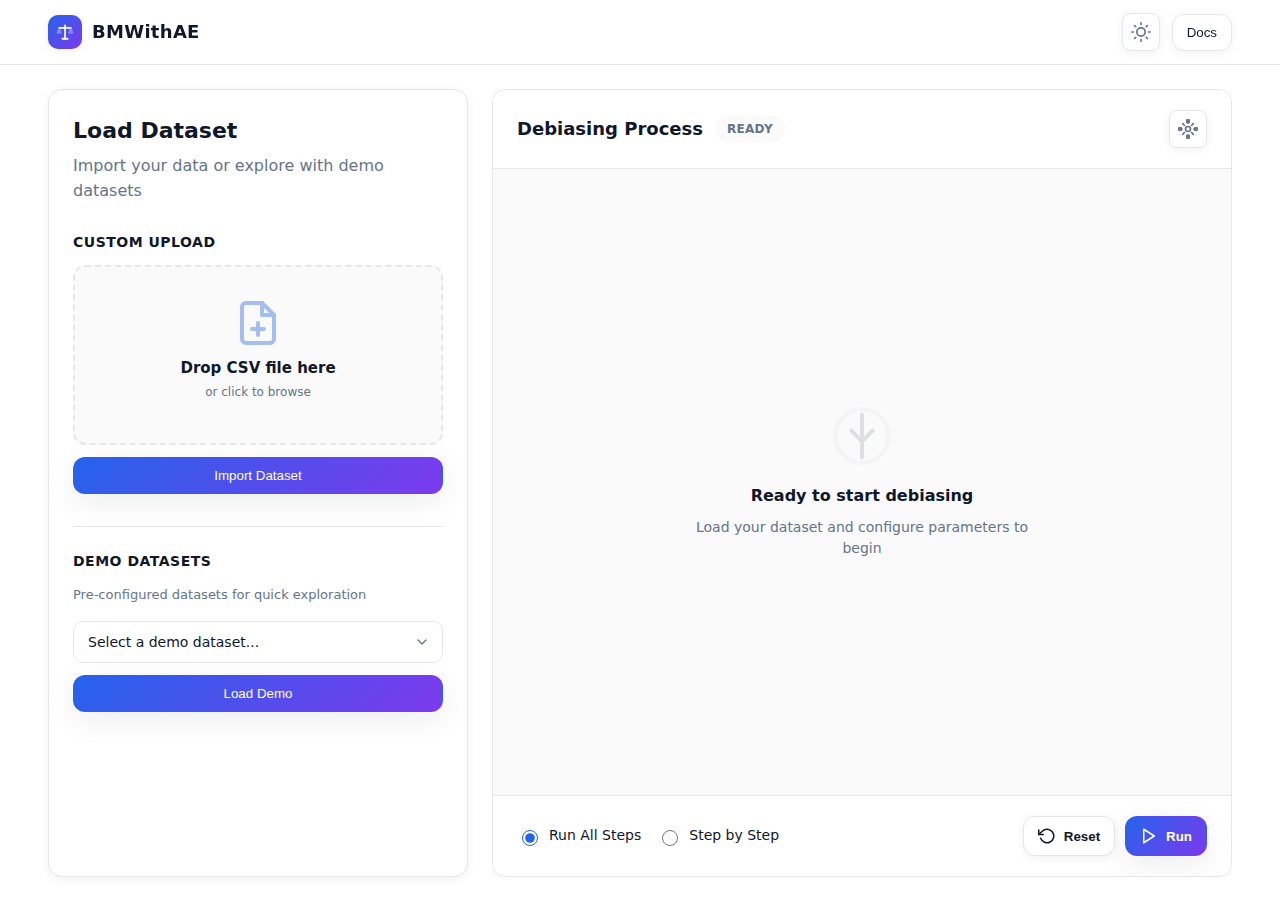
<file: frontend/index.html>
<!DOCTYPE html>
<html lang="en">
<head>
  <meta charset="utf-8" />
  <meta name="viewport" content="width=device-width, initial-scale=1" />
  <title>BMWithAE — Home</title>
  <link rel="stylesheet" href="styles.css" />
  <script src="api.js"></script>
</head>
<body>
  <!-- Header -->
  <header class="header">
    <div class="container header__row">
      <div class="brand">
        <span class="brand__mark">
          <svg width="20" height="20" viewBox="0 0 24 24" fill="none" stroke="currentColor" stroke-width="2" stroke-linecap="round" stroke-linejoin="round">
            <!-- Central pole -->
            <line x1="12" y1="4" x2="12" y2="20"/>
            <!-- Balance beam -->
            <line x1="5" y1="7" x2="19" y2="7"/>
            <!-- Left pan -->
            <path d="M5 7 L3 13 L7 13 Z" fill="currentColor" opacity="0.3"/>
            <!-- Right pan -->
            <path d="M19 7 L17 13 L21 13 Z" fill="currentColor" opacity="0.3"/>
            <!-- Base -->
            <line x1="9" y1="20" x2="15" y2="20" stroke-width="2.5"/>
          </svg>
        </span>
        <span class="brand__name">BMWithAE</span>
      </div>
      <nav class="nav">
        <button class="btn btn--icon-only" id="btnTheme" title="Toggle Theme">
          <svg class="theme-icon theme-icon--light" width="20" height="20" viewBox="0 0 24 24" fill="none" stroke="currentColor" stroke-width="2" stroke-linecap="round" stroke-linejoin="round">
            <circle cx="12" cy="12" r="5"/>
            <line x1="12" y1="1" x2="12" y2="3"/>
            <line x1="12" y1="21" x2="12" y2="23"/>
            <line x1="4.22" y1="4.22" x2="5.64" y2="5.64"/>
            <line x1="18.36" y1="18.36" x2="19.78" y2="19.78"/>
            <line x1="1" y1="12" x2="3" y2="12"/>
            <line x1="21" y1="12" x2="23" y2="12"/>
            <line x1="4.22" y1="19.78" x2="5.64" y2="18.36"/>
            <line x1="18.36" y1="5.64" x2="19.78" y2="4.22"/>
          </svg>
          <svg class="theme-icon theme-icon--dark" width="20" height="20" viewBox="0 0 24 24" fill="none" stroke="currentColor" stroke-width="2" stroke-linecap="round" stroke-linejoin="round">
            <path d="M21 12.79A9 9 0 1 1 11.21 3 7 7 0 0 0 21 12.79z"/>
          </svg>
        </button>
        <button class="btn btn--ghost" id="btnDocs">Docs</button>
      </nav>
    </div>
  </header>

  <main class="container main">
    <div class="workspace">
      <!-- Left Panel: Load Dataset & Data Explorer -->
      <aside class="left-panel">
        <!-- Load Dataset Panel (Initial View) -->
        <div class="panel-section" id="loadDatasetPanel">
          <div class="section-header">
            <h2>Load Dataset</h2>
            <p class="muted">Import your data or explore with demo datasets</p>
        </div>

          <!-- Custom Upload -->
          <div class="upload-section">
            <h3 class="section-title">Custom Upload</h3>
            <div class="dropzone" id="dropzone">
              <input type="file" id="fileInput" accept=".csv" hidden>
              <div class="dropzone__icon">
                <svg width="48" height="48" viewBox="0 0 24 24" fill="none" stroke="currentColor" stroke-width="2" stroke-linecap="round" stroke-linejoin="round">
                  <path d="M14 2H6a2 2 0 0 0-2 2v16a2 2 0 0 0 2 2h12a2 2 0 0 0 2-2V8z"/>
                  <polyline points="14 2 14 8 20 8"/>
                  <line x1="12" y1="18" x2="12" y2="12"/>
                  <line x1="9" y1="15" x2="15" y2="15"/>
                </svg>
      </div>
              <div class="dropzone__text">
                <p class="dropzone__title">Drop CSV file here</p>
                <p class="dropzone__subtitle">or click to browse</p>
          </div>
              <div class="dropzone__files" id="fileList"></div>
          </div>
            <button class="btn btn--primary btn--full" id="btnImport">
              <span class="btn-text">Import Dataset</span>
              <span class="btn-spinner" style="display:none;">
                <svg width="16" height="16" viewBox="0 0 16 16" fill="none" stroke="currentColor" stroke-width="2">
                  <circle cx="8" cy="8" r="6" stroke-opacity="0.25"/>
                  <path d="M 8 2 A 6 6 0 0 1 14 8" stroke-linecap="round">
                    <animateTransform attributeName="transform" type="rotate" from="0 8 8" to="360 8 8" dur="0.8s" repeatCount="indefinite"/>
                  </path>
                </svg>
              </span>
            </button>
            
            <!-- Load Status Message -->
            <div class="load-status" id="loadStatus" style="display:none;"></div>
          </div>

          <!-- Demo Datasets -->
          <div class="demo-section">
            <h3 class="section-title">Demo Datasets</h3>
            <p class="section-subtitle">Pre-configured datasets for quick exploration</p>
            <div class="demo-select-wrapper">
              <select class="demo-select-box" id="demoSelectBox">
                <option value="">Select a demo dataset...</option>
                <option value="compas">COMPAS Recidivism</option>
                <option value="adult">Adult Income Census</option>
                <option value="credit">Credit Default</option>
              </select>
              <button class="btn btn--primary btn--full" id="btnLoadDemo">
                <span class="btn-text">Load Demo</span>
                <span class="btn-spinner" style="display:none;">
                  <svg width="16" height="16" viewBox="0 0 16 16" fill="none" stroke="currentColor" stroke-width="2">
                    <circle cx="8" cy="8" r="6" stroke-opacity="0.25"/>
                    <path d="M 8 2 A 6 6 0 0 1 14 8" stroke-linecap="round">
                      <animateTransform attributeName="transform" type="rotate" from="0 8 8" to="360 8 8" dur="0.8s" repeatCount="indefinite"/>
                    </path>
                  </svg>
                </span>
              </button>
        </div>
            
            <!-- Load Status Message -->
            <div class="load-status" id="demoLoadStatus" style="display:none;"></div>
      </div>
    </div>
        
        <!-- Data Explorer Panel (Hidden Initially) -->
        <div class="data-explorer-panel" id="dataExplorerPanel" style="display: none;">
          <div class="explorer-header">
            <button class="btn btn--ghost btn--icon" id="btnBackToLoad" title="Back to Load Dataset">
              <svg width="20" height="20" viewBox="0 0 24 24" fill="none" stroke="currentColor" stroke-width="2" stroke-linecap="round" stroke-linejoin="round">
                <line x1="19" y1="12" x2="5" y2="12"/>
                <polyline points="12 19 5 12 12 5"/>
              </svg>
            </button>
            <h2>Data Explorer</h2>
          </div>
          
          <!-- Protected Attribute Selector -->
          <div class="explorer-section">
            <label class="input-label">Protected Attributes</label>
            <div class="protected-attr-selector" id="protectedAttrSelector">
              <div class="protected-attr-display" id="protectedAttrDisplay">
                <span class="protected-attr-text" id="protectedAttrText">Select attributes...</span>
              </div>
              <button class="protected-attr-btn" id="btnOpenAttrModal" title="Select Protected Attributes">
                <svg width="16" height="16" viewBox="0 0 24 24" fill="none" stroke="currentColor" stroke-width="2">
                  <path d="M12 5v14M5 12h14"/>
                </svg>
              </button>
            </div>
          </div>
          
          <!-- Protected Attributes Modal -->
          <div class="attr-modal-overlay" id="attrModalOverlay" style="display: none;">
            <div class="attr-modal-content">
              <div class="modal-header">
                <h3>Select Protected Attributes</h3>
                <button class="modal-close" id="btnCloseAttrModal">
                  <svg width="20" height="20" viewBox="0 0 24 24" fill="none" stroke="currentColor" stroke-width="2">
                    <line x1="18" y1="6" x2="6" y2="18"/>
                    <line x1="6" y1="6" x2="18" y2="18"/>
                  </svg>
                </button>
              </div>
              <div class="modal-body">
                <p class="input-hint" style="margin-bottom: 16px;">Select one or more sensitive attributes to analyze bias</p>
                <div class="protected-attributes-list" id="protectedAttributesList">
                  <!-- Checkboxes will be populated here -->
                </div>
              </div>
              <div class="modal-footer">
                <button class="btn btn--secondary" id="btnCancelAttrModal">Cancel</button>
                <button class="btn btn--primary" id="btnConfirmAttrModal">Confirm</button>
              </div>
            </div>
          </div>
          
          <!-- Bias Overview -->
          <div class="explorer-section">
            <h3 class="section-title">Bias Overview</h3>
            
            <!-- Bias Score Circle -->
            <div class="bias-score-container">
              <svg class="bias-score-circle" viewBox="0 0 200 200">
                <!-- Background circle -->
                <circle cx="100" cy="100" r="85" fill="none" stroke="#e5e7eb" stroke-width="10"/>
                <!-- Progress circle -->
                <circle 
                  id="biasScoreProgress"
                  cx="100" 
                  cy="100" 
                  r="85" 
                  fill="none" 
                  stroke="#10b981" 
                  stroke-width="10"
                  stroke-dasharray="534.07" 
                  stroke-dashoffset="534.07"
                  stroke-linecap="round"
                  transform="rotate(-90 100 100)"
                  style="transition: stroke-dashoffset 0.8s ease, stroke 0.8s ease;"
                />
                <!-- Score text -->
                <text x="100" y="100" text-anchor="middle" font-size="42" font-weight="700" fill="var(--text)" id="biasScoreText">--</text>
                <text x="100" y="122" text-anchor="middle" font-size="13" fill="var(--muted)">Bias Score</text>
              </svg>
              <p class="bias-score-description" id="biasScoreDescription">Select a protected attribute to calculate bias</p>
            </div>
            
            <div class="bias-metrics-grid" id="biasMetricsGrid">
              <div class="metric-card-small">
                <div class="metric-label">Statistical Parity</div>
                <div class="metric-value" id="metricSP">--</div>
              </div>
              <div class="metric-card-small">
                <div class="metric-label">Equal Opportunity</div>
                <div class="metric-value" id="metricEO">--</div>
              </div>
              <div class="metric-card-small">
                <div class="metric-label">Equalized Odds</div>
                <div class="metric-value" id="metricEOdds">--</div>
              </div>
              <div class="metric-card-small">
                <div class="metric-label">Disparate Impact</div>
                <div class="metric-value" id="metricPP">--</div>
              </div>
            </div>
            
            <!-- Scroll Hint -->
            <div class="scroll-hint" id="scrollHint">
              <span class="scroll-hint-text">Scroll Down</span>
              <svg class="scroll-hint-arrow" viewBox="0 0 24 24" fill="none" stroke="currentColor" stroke-width="2" stroke-linecap="round" stroke-linejoin="round">
                <polyline points="6 9 12 15 18 9"></polyline>
              </svg>
            </div>
          </div>
          
          <!-- Feature Distributions -->
          <div class="explorer-section">
            <div class="section-title-row">
              <div>
                <h3 class="section-title">Feature Distributions</h3>
                <p class="section-subtitle">Hover for detailed bias analysis</p>
              </div>
              <button class="btn btn--secondary btn--small" id="btnGenerateSubgroups" title="Build Custom Subgroups">
                <svg width="16" height="16" viewBox="0 0 24 24" fill="none" stroke="currentColor" stroke-width="2" stroke-linecap="round" stroke-linejoin="round">
                  <rect x="3" y="3" width="7" height="7"/>
                  <rect x="14" y="3" width="7" height="7"/>
                  <rect x="14" y="14" width="7" height="7"/>
                  <rect x="3" y="14" width="7" height="7"/>
                </svg>
                Generate Subgroups
              </button>
            </div>
            <div class="feature-list" id="featureDistributions">
              <!-- Will be populated dynamically -->
            </div>
          </div>
        </div>
      </aside>

      <!-- Right Panel: Debiasing Process -->
      <section class="right-panel">
        <div class="process-container">
          <div class="process-header">
            <div class="process-header-left">
              <h3>Debiasing Process</h3>
              <span class="process-status" id="processStatus">Ready</span>
          </div>
            <div style="display: flex; gap: 8px;">
              <button class="btn btn--icon-only" id="btnDownloadLog" title="View Experiment Log" style="display: none;">
                <svg width="20" height="20" viewBox="0 0 24 24" fill="none" stroke="currentColor" stroke-width="2" stroke-linecap="round" stroke-linejoin="round">
                  <path d="M14 2H6a2 2 0 0 0-2 2v16a2 2 0 0 0 2 2h12a2 2 0 0 0 2-2V8z"/>
                  <polyline points="14 2 14 8 20 8"/>
                  <line x1="12" y1="18" x2="12" y2="12"/>
                  <line x1="9" y1="15" x2="12" y2="18"/>
                  <line x1="15" y1="15" x2="12" y2="18"/>
                </svg>
              </button>
              <button class="btn btn--icon-only" id="btnConfig" title="Configure Parameters">
                <svg width="20" height="20" viewBox="0 0 24 24" fill="none" stroke="currentColor" stroke-width="2" stroke-linecap="round" stroke-linejoin="round">
                  <!-- Center circle -->
                  <circle cx="12" cy="12" r="3"/>
                  <!-- Gear teeth -->
                  <path d="M12 2v3m0 14v3M5.64 5.64l2.12 2.12m8.48 8.48l2.12 2.12M2 12h3m14 0h3M5.64 18.36l2.12-2.12m8.48-8.48l2.12-2.12"/>
                  <!-- Outer gear shape -->
                  <rect x="10.5" y="1" width="3" height="3" rx="0.5"/>
                  <rect x="10.5" y="20" width="3" height="3" rx="0.5"/>
                  <rect x="1" y="10.5" width="3" height="3" rx="0.5"/>
                  <rect x="20" y="10.5" width="3" height="3" rx="0.5"/>
                </svg>
              </button>
          </div>
          </div>
          
          <div class="process-content" id="processContent">
            <div class="empty-state">
              <div class="empty-state__icon">
                <svg width="64" height="64" viewBox="0 0 24 24" fill="none" stroke="currentColor" stroke-width="1.5" stroke-linecap="round" stroke-linejoin="round">
                  <path d="M12 20v-6m0 0V4m0 10l4-4m-4 4l-4-4"/>
                  <circle cx="12" cy="12" r="10" opacity="0.2"/>
                </svg>
      </div>
              <p class="empty-state__title">Ready to start debiasing</p>
              <p class="empty-state__text">Load your dataset and configure parameters to begin</p>
    </div>
    </div>

          <div class="process-footer">
            <div class="process-controls">
              <div class="run-mode-selector">
                <label class="radio-label">
                  <input type="radio" name="runMode" value="all" checked>
                  <span>Run All Steps</span>
          </label>
                <label class="radio-label">
                  <input type="radio" name="runMode" value="step">
                  <span>Step by Step</span>
          </label>
        </div>
              <div class="process-actions">
                <button class="btn btn--secondary" id="btnReset">
                  <svg width="18" height="18" viewBox="0 0 24 24" fill="none" stroke="currentColor" stroke-width="2" stroke-linecap="round" stroke-linejoin="round">
                    <polyline points="1 4 1 10 7 10"/>
                    <path d="M3.51 15a9 9 0 1 0 2.13-9.36L1 10"/>
                  </svg>
                  Reset
                </button>
                <button class="btn btn--primary" id="btnRun">
                  <svg width="18" height="18" viewBox="0 0 24 24" fill="none" stroke="currentColor" stroke-width="2" stroke-linecap="round" stroke-linejoin="round">
                    <polygon points="5 3 19 12 5 21 5 3"/>
                  </svg>
                  <span id="runBtnText">Run</span>
                </button>
              </div>
            </div>
      </div>
    </div>
  </section>
    </div>
  </main>

  <!-- Parameter Configuration Modal -->
  <div class="modal" id="configModal">
    <div class="modal-overlay" id="modalOverlay"></div>
    <div class="modal-content">
      <div class="modal-header">
        <h2>Configure Parameters</h2>
        <button class="btn btn--icon-only" id="btnCloseModal">
          <svg width="20" height="20" viewBox="0 0 24 24" fill="none" stroke="currentColor" stroke-width="2" stroke-linecap="round" stroke-linejoin="round">
            <line x1="18" y1="6" x2="6" y2="18"/>
            <line x1="6" y1="6" x2="18" y2="18"/>
          </svg>
        </button>
      </div>
      
      <div class="modal-body">
        <div class="param-section">
          <h3 class="param-section-title">Data Preprocessing</h3>
          <div class="param-grid">
            <div class="param-field">
              <label>Numeric to Categorical Method</label>
              <select id="numToCatMethod">
                <option value="quartile">Quartile</option>
                <option value="median">Median</option>
              </select>
    </div>
            <div class="param-field">
              <label>Number of Cuts</label>
              <input type="number" id="numToCatCuts" value="4" min="2" max="10">
            </div>
          </div>
        </div>

        <div class="param-section">
          <h3 class="param-section-title">Main Configuration</h3>
          <div class="param-grid">
            <div class="param-field param-field--full">
              <label>Threshold Epsilon <span class="param-value-display" id="epsilonValue">0.90</span></label>
              <div class="slider-container">
                <input type="range" id="mainThresholdEpsilonSlider" min="0" max="1" step="0.01" value="0.9" class="param-slider">
                <input type="number" id="mainThresholdEpsilon" value="0.9" min="0" max="1" step="0.01" class="param-number-input">
    </div>
            </div>
            <div class="param-field">
              <label>Random Seed</label>
              <input type="number" id="seed" value="0" min="0">
            </div>
            <div class="param-field param-field--checkbox">
              <label>
                <input type="checkbox" id="useBiasMitigation" checked>
                <span>Use Bias Mitigation</span>
              </label>
            </div>
            <div class="param-field param-field--checkbox">
              <label>
                <input type="checkbox" id="useAccuracyEnhancement">
                <span>Use Accuracy Enhancement</span>
              </label>
            </div>
            <div class="param-field">
              <label>Main Step Method</label>
              <input type="text" id="mainStep" value="d3B">
            </div>
            <div class="param-field">
              <label>Classifier Type</label>
              <select id="mainClassifier">
                <option value="LR" selected>LR - Logistic Regression</option>
                <option value="DT">DT - Decision Tree</option>
                <option value="KNN">KNN - K-Nearest Neighbors</option>
                <option value="GBDT">GBDT - Gradient Boosting Decision Tree</option>
                <option value="ADABoost">ADABoost</option>
                <option value="NB">NB - Naive Bayes</option>
                <option value="SVM">SVM - Support Vector Machine</option>
                <option value="MLP">MLP - Multi-layer Perceptron</option>
                <option value="XGBoost">XGBoost</option>
                <option value="RF">RF - Random Forest</option>
                <option value="LGBM">LGBM - LightGBM</option>
                <option value="CatBoost">CatBoost</option>
                <option value="LDA">LDA - Linear Discriminant Analysis</option>
                <option value="QDA">QDA - Quadratic Discriminant Analysis</option>
              </select>
            </div>
            <div class="param-field">
              <label>Max Iteration</label>
              <input type="number" id="mainMaxIteration" value="2" min="1" max="100">
            </div>
            <div class="param-field">
              <label>Training Rate</label>
              <input type="number" id="mainTrainingRate" value="0.5" min="0" max="1" step="0.01">
            </div>
            <div class="param-field">
              <label>Threshold Accuracy</label>
              <input type="number" id="mainThresholdAccuracy" value="0.01" min="0" max="1" step="0.001">
            </div>
            <div class="param-field">
              <label>AE Importance Measure</label>
              <input type="text" id="mainAeImportanceMeasure" value="a1">
            </div>
            <div class="param-field">
              <label>AE Rebin Method</label>
              <input type="text" id="mainAeRebinMethod" value="r1">
            </div>
            <div class="param-field">
              <label>Alpha O</label>
              <input type="number" id="mainAlphaO" value="0.8" min="0" max="1" step="0.01">
        </div>
      </div>
    </div>

        <div class="param-section">
          <h3 class="param-section-title">Evaluation Configuration</h3>
          <div class="param-grid">
            <div class="param-field">
              <label>H Order</label>
              <input type="text" id="evalHOrder" value="default">
            </div>
            <div class="param-field">
              <label>Sum Method</label>
              <select id="evalSum">
                <option value="d1A" selected>d1A</option>
                <option value="d1B">d1B</option>
              </select>
            </div>
            <div class="param-field">
              <label>Categorical Method</label>
              <select id="evalCat">
                <option value="cat-a" selected>cat-a</option>
                <option value="cat-b">cat-b</option>
              </select>
            </div>
            <div class="param-field">
              <label>Numeric Method</label>
              <select id="evalNum">
                <option value="num-a" selected>num-a</option>
                <option value="num-b">num-b</option>
                <option value="num-c">num-c</option>
                <option value="num-d">num-d</option>
              </select>
            </div>
            <div class="param-field">
              <label>Scale Method</label>
              <select id="evalScale">
                <option value="zscore" selected>zscore</option>
                <option value="mean">mean</option>
                <option value="min">min</option>
              </select>
            </div>
            <div class="param-field">
              <label>Distance Metric</label>
              <select id="evalDistMetric">
                <option value="euclidean" selected>euclidean</option>
                <option value="braycurtis">braycurtis</option>
                <option value="canberra">canberra</option>
                <option value="chebyshev">chebyshev</option>
                <option value="cityblock">cityblock</option>
                <option value="correlation">correlation</option>
                <option value="cosine">cosine</option>
                <option value="dice">dice</option>
                <option value="hamming">hamming</option>
                <option value="jaccard">jaccard</option>
                <option value="jensenshannon">jensenshannon</option>
                <option value="kulczynski1">kulczynski1</option>
                <option value="mahalanobis">mahalanobis</option>
                <option value="matching">matching</option>
                <option value="minkowski">minkowski</option>
              </select>
            </div>
          </div>
          
          <div class="param-field param-field--full">
            <label>Fairness Metrics</label>
            <div class="checkbox-group">
              <label><input type="checkbox" value="BNC" checked><span>BNC - Between Negative Classes</span></label>
              <label><input type="checkbox" value="BPC" checked><span>BPC - Between Positive Classes</span></label>
              <label><input type="checkbox" value="CUAE" checked><span>CUAE - Conditional Use Accuracy Equality</span></label>
              <label><input type="checkbox" value="EOpp" checked><span>EOpp - Equal Opportunity</span></label>
              <label><input type="checkbox" value="EO" checked><span>EO - Equalized Odds</span></label>
              <label><input type="checkbox" value="FDRP" checked><span>FDRP - False Discovery Rate Parity</span></label>
              <label><input type="checkbox" value="FORP" checked><span>FORP - False Omission Rate Parity</span></label>
              <label><input type="checkbox" value="FNRB" checked><span>FNRB - False Negative Rate Balance</span></label>
              <label><input type="checkbox" value="FPRB" checked><span>FPRB - False Positive Rate Balance</span></label>
              <label><input type="checkbox" value="NPVP" checked><span>NPVP - Negative Predictive Value Parity</span></label>
              <label><input type="checkbox" value="OAE" checked><span>OAE - Overall Accuracy Equality</span></label>
              <label><input type="checkbox" value="PPVP" checked><span>PPVP - Positive Predictive Value Parity</span></label>
              <label><input type="checkbox" value="SP" checked><span>SP - Statistical Parity</span></label>
            </div>
          </div>

          <div class="param-field param-field--full">
            <label>Accuracy Metrics</label>
            <div class="checkbox-group">
              <label><input type="checkbox" value="ACC" checked><span>ACC - Accuracy</span></label>
              <label><input type="checkbox" value="F1" checked><span>F1 - F1 Score</span></label>
              <label><input type="checkbox" value="Recall" checked><span>Recall - True Positive Rate</span></label>
              <label><input type="checkbox" value="Precision" checked><span>Precision - Positive Predictive Value</span></label>
            </div>
          </div>
        </div>

        <div class="param-section">
          <h3 class="param-section-title">Transform Configuration</h3>
          <div class="param-grid">
            <div class="param-field">
              <label>Transform Method</label>
              <select id="transformMethod">
                <option value="poly" selected>poly</option>
                <option value="log">log</option>
                <option value="arcsin">arcsin</option>
              </select>
            </div>
            <div class="param-field">
              <label>Transform Multi</label>
              <select id="transformMulti">
                <option value="t1" selected>t1</option>
                <option value="t2">t2</option>
                <option value="t3">t3</option>
              </select>
            </div>
            <div class="param-field">
              <label>Transform Stream</label>
              <input type="text" id="transformStream" value="d4A">
      </div>
    </div>
          
          <h4 class="param-subsection-title">Stream Configuration</h4>
          <div class="param-grid">
            <div class="param-field">
              <label>P</label>
              <input type="number" id="streamConfigP" value="102" min="0">
            </div>
            <div class="param-field">
              <label>Q</label>
              <input type="number" id="streamConfigQ" value="173" min="0">
            </div>
            <div class="param-field">
              <label>E Min</label>
              <input type="number" id="streamConfigEmin" value="0.5" step="0.1">
            </div>
            <div class="param-field">
              <label>E Max</label>
              <input type="number" id="streamConfigEmax" value="2" step="0.1">
            </div>
            <div class="param-field">
              <label>Order</label>
              <input type="number" id="streamConfigOrder" value="0" min="0">
            </div>
            <div class="param-field">
              <label>Length</label>
              <input type="number" id="streamConfigLength" value="10" min="1">
            </div>
          </div>
        </div>
      </div>

      <div class="modal-footer">
        <button class="btn btn--secondary" id="btnCancelModal">Cancel</button>
        <button class="btn btn--primary" id="btnSaveConfig">Save Configuration</button>
      </div>
    </div>
  </div>

  <!-- Subgroup Detail View Modal -->
  <div class="modal" id="subgroupDetailModal" style="display: none;">
    <div class="modal-overlay" id="subgroupDetailModalOverlay"></div>
    <div class="modal-content modal-content--large">
      <div class="modal-header">
        <h2 id="subgroupDetailTitle">Subgroup Comparison</h2>
        <button class="btn btn--icon-only" id="btnCloseSubgroupDetail">
          <svg width="20" height="20" viewBox="0 0 24 24" fill="none" stroke="currentColor" stroke-width="2" stroke-linecap="round" stroke-linejoin="round">
            <line x1="18" y1="6" x2="6" y2="18"/>
            <line x1="6" y1="6" x2="18" y2="18"/>
          </svg>
        </button>
      </div>
      
      <div class="modal-body">
        <div class="subgroup-detail-conditions" id="subgroupDetailConditions">
          <!-- Conditions will be populated -->
        </div>
        
        <div class="subgroup-comparison-chart" id="subgroupComparisonChart">
          <!-- Chart will be populated -->
        </div>
      </div>

      <div class="modal-footer">
        <button class="btn btn--secondary" id="btnCloseSubgroupDetailFooter">Close</button>
      </div>
    </div>
  </div>

  <!-- Subgroup Builder Modal -->
  <div class="modal" id="subgroupModal" style="display: none;">
    <div class="modal-overlay" id="subgroupModalOverlay"></div>
    <div class="modal-content modal-content--xlarge">
      <div class="modal-header">
        <h2>Subgroup Builder</h2>
        <button class="btn btn--icon-only" id="btnCloseSubgroupModal">
          <svg width="20" height="20" viewBox="0 0 24 24" fill="none" stroke="currentColor" stroke-width="2" stroke-linecap="round" stroke-linejoin="round">
            <line x1="18" y1="6" x2="6" y2="18"/>
            <line x1="6" y1="6" x2="18" y2="18"/>
          </svg>
        </button>
      </div>
      
      <div class="modal-body modal-body--subgroup">
        <!-- Current Subgroup Definition -->
        <div class="subgroup-builder-section">
          <div class="subgroup-builder-header">
            <h3 class="subgroup-section-title">Current Subgroup Definition</h3>
            <button class="btn btn--secondary btn--small" id="btnClearConditions">
              <svg width="14" height="14" viewBox="0 0 24 24" fill="none" stroke="currentColor" stroke-width="2">
                <line x1="18" y1="6" x2="6" y2="18"/>
                <line x1="6" y1="6" x2="18" y2="18"/>
              </svg>
              Clear All
            </button>
          </div>
          <div class="current-conditions" id="currentConditions">
            <div class="conditions-empty-state">
              <p>Select feature values below to define your subgroup</p>
            </div>
          </div>
          <button class="btn btn--primary" id="btnAddSubgroup" style="margin-top: 12px;" disabled>
            <svg width="16" height="16" viewBox="0 0 24 24" fill="none" stroke="currentColor" stroke-width="2">
              <path d="M12 5v14M5 12h14"/>
            </svg>
            Add Subgroup
          </button>
        </div>
        
        <!-- Feature Selector -->
        <div class="feature-selector-section">
          <h3 class="subgroup-section-title">Select Conditions</h3>
          <div class="feature-selector-grid" id="featureSelectorGrid">
            <!-- Will be populated dynamically -->
          </div>
        </div>
        
        <!-- Created Subgroups List -->
        <div class="subgroups-comparison-section">
          <div class="subgroup-list-header">
            <h3 class="subgroup-section-title">
              Created Subgroups 
              <span class="subgroup-count" id="subgroupCount">0</span>
            </h3>
            <button class="btn btn--secondary btn--small" id="btnCompareSubgroups" style="display: none;">
              Compare Selected
            </button>
          </div>
          <div class="subgroup-cards-grid" id="subgroupCardsGrid">
            <div class="subgroups-empty-state">
              <p>No subgroups created yet. Define conditions above and click "Add Subgroup".</p>
            </div>
          </div>
        </div>
      </div>

      <div class="modal-footer">
        <button class="btn btn--secondary" id="btnCloseSubgroupModalFooter">Close</button>
      </div>
    </div>
  </div>

  <script>
    // CSV parser
    function parseCSV(text, limitRows = 20){
      const lines = text.trim().split(/\r?\n/);
      const headers = lines[0].split(',').map(s=>s.trim());
      const rows = lines.slice(1, limitRows+1).map(l=> l.split(',').map(s=>s.trim()));
      return {headers, rows, total: Math.max(0, lines.length-1)};
    }

    // Demo datasets
    const demoData = {
      compas: {
        name: 'COMPAS',
        csv: `age,sex,race,priors_count,c_charge_degree,score,two_year_recid
25,Male,African-American,0,F,3,1
45,Male,Caucasian,2,F,6,1
32,Female,Caucasian,0,M,1,0
28,Male,African-American,3,F,8,1
35,Female,Hispanic,1,M,4,0
42,Male,African-American,5,F,7,1
29,Female,Caucasian,0,F,2,0
38,Male,Hispanic,2,M,5,1`
      },
      adult: {
        name: 'Adult Income',
        csv: `age,workclass,education,marital_status,occupation,race,sex,capital_gain,hours_per_week,income
39,State-gov,Bachelors,Never-married,Adm-clerical,White,Male,2174,40,<=50K
50,Self-emp-not-inc,Bachelors,Married-civ-spouse,Exec-managerial,White,Male,0,13,<=50K
38,Private,HS-grad,Divorced,Handlers-cleaners,White,Male,0,40,<=50K
53,Private,11th,Married-civ-spouse,Handlers-cleaners,Black,Male,0,40,<=50K
28,Private,Bachelors,Married-civ-spouse,Prof-specialty,Black,Female,0,40,<=50K
37,Private,Masters,Married-civ-spouse,Exec-managerial,White,Female,0,40,<=50K
49,Private,9th,Married-spouse-absent,Other-service,Black,Female,0,16,<=50K
52,Self-emp-not-inc,HS-grad,Married-civ-spouse,Exec-managerial,White,Male,0,45,>50K`
      },
      credit: {
        name: 'Credit Default',
        csv: `LIMIT_BAL,SEX,EDUCATION,MARRIAGE,AGE,PAY_0,PAY_2,PAY_3,PAY_4,PAY_5,PAY_6,BILL_AMT1,BILL_AMT2,BILL_AMT3,BILL_AMT4,BILL_AMT5,BILL_AMT6,PAY_AMT1,PAY_AMT2,PAY_AMT3,PAY_AMT4,PAY_AMT5,PAY_AMT6,default payment next month
20000,2,2,1,24,2,2,-1,-1,-2,-2,3913,3102,689,0,0,0,0,689,0,0,0,0,1
120000,2,2,2,26,-1,2,0,0,0,2,2682,1725,2682,3272,3455,3261,0,1000,1000,1000,0,2000,1
90000,2,2,2,34,0,0,0,0,0,0,29239,14027,13559,14331,14948,15549,1518,1500,1000,1000,1000,5000,0
50000,2,2,1,37,0,0,0,0,0,0,46990,48233,49291,28314,28959,29547,2000,2019,1200,1100,1069,1000,0
50000,1,2,1,57,-1,0,-1,0,0,0,8617,5670,35835,20940,19146,19131,2000,36681,10000,9000,689,679,0
50000,1,1,2,37,0,0,0,0,0,0,64400,57069,57608,19394,19619,20024,2500,1815,657,1000,1000,800,0
500000,1,1,2,29,0,0,0,0,0,0,367965,412023,445007,542653,483003,473944,55000,40000,38000,20239,13750,13770,0
100000,2,2,2,23,0,-1,-1,0,0,-1,11876,380,601,221,-159,567,380,601,0,581,1687,1542,0`
      }
    };

    // Application State
    const state = { 
      currentFile: null,
      currentData: null,
      currentStep: 0,
      isRunning: false,
      runMode: 'all', // 'all' or 'step'
      datasetId: null,
      jobId: null,
      history: [],
      selectedMetric: 'Max_Epsilon',  // 默认选择 Max Epsilon
      startTime: null,  // 开始时间，用于计算总时长
      logPath: null,  // 实验日志路径
      maxEpsilonSeries: [],  // 存储最大 epsilon 曲线数据（绝对值）
      epsilonThreshold: 0,  // epsilon 阈值（绝对值）
      currentConditions: {},  // 当前子群体定义的条件 {feature: value}
      createdSubgroups: [],  // 已创建的子群体列表
      featureStats: {}  // 特征统计信息
    };
    
    // Initialize API client
    const api = new BMWithAEAPI();

    // Configuration Parameters
    const config = {
      numToCatMethod: 'quartile',
      numToCatCuts: 4,
      seed: 0,
      useBiasMitigation: true,
      useAccuracyEnhancement: false,
      mainStep: 'd3B',
      mainClassifier: 'LR',
      mainMaxIteration: 20,  // 增加到20轮，让epsilon有机会达到阈值
      mainTrainingRate: 0.5,
      mainThresholdEpsilon: 0.9,
      mainThresholdAccuracy: 0.01,
      mainAeImportanceMeasure: 'a1',
      mainAeRebinMethod: 'r1',
      mainAlphaO: 0.8,
      evalHOrder: 'default',
      evalSum: 'd1A',
      evalCat: 'cat-a',
      evalNum: 'num-a',
      evalScale: 'zscore',
      evalDistMetric: 'euclidean',
      evalMetricFairness: ['BNC', 'BPC', 'CUAE', 'EOpp', 'EO', 'FDRP', 'FORP', 'FNRB', 'FPRB', 'NPVP', 'OAE', 'PPVP', 'SP'],
      evalMetricAccuracy: ['ACC', 'F1', 'Recall', 'Precision'],
      transformMethod: 'poly',
      transformMulti: 't1',
      transformStream: 'd4A',
      streamConfig: {
        p: 102,
        q: 173,
        emin: 0.5,
        emax: 2,
        order: 0,
        length: 10
      }
    };

    const $ = s => document.querySelector(s);
    const $$ = s => document.querySelectorAll(s);

    function displayFileName(file){
      const fileList = $('#fileList');
      const fileSize = (file.size / 1024).toFixed(2) + ' KB';
      fileList.innerHTML = `
        <div class="file-item">
          <span class="file-item__icon">
            <svg width="16" height="16" viewBox="0 0 24 24" fill="none" stroke="currentColor" stroke-width="2.5" stroke-linecap="round" stroke-linejoin="round">
              <polyline points="20 6 9 17 4 12"/>
            </svg>
          </span>
          <span class="file-item__name">${file.name}</span>
          <span class="file-item__size">${fileSize}</span>
        </div>
      `;
    }

    function handleFile(file){
      if(!file || !file.name.endsWith('.csv')){
        alert('Please select a valid CSV file.');
        return;
      }
      state.currentFile = file;
      displayFileName(file);
      $('#dropzone').classList.add('has-file');
    }

    function showLoadStatus(elementId, message, type = 'success') {
      const statusEl = $(elementId);
      statusEl.style.display = 'flex';
      statusEl.className = `load-status load-status--${type}`;
      statusEl.innerHTML = `
        <svg width="16" height="16" viewBox="0 0 24 24" fill="none" stroke="currentColor" stroke-width="2.5" stroke-linecap="round" stroke-linejoin="round">
          ${type === 'success' ? 
            '<polyline points="20 6 9 17 4 12"/>' : 
            '<circle cx="12" cy="12" r="10"/><line x1="12" y1="8" x2="12" y2="12"/><line x1="12" y1="16" x2="12.01" y2="16"/>'
          }
        </svg>
        <span style="flex: 1;">${message}</span>
        <button class="load-status-close" onclick="this.parentElement.style.display='none'" title="Dismiss">
          <svg width="14" height="14" viewBox="0 0 24 24" fill="none" stroke="currentColor" stroke-width="2" stroke-linecap="round" stroke-linejoin="round">
            <line x1="18" y1="6" x2="6" y2="18"></line>
            <line x1="6" y1="6" x2="18" y2="18"></line>
          </svg>
        </button>
      `;
      
      // Status remains visible until user dismisses it
    }

    async function importData(){
      if(!state.currentFile){
        alert('Please select a file first.');
        return;
      }
      
      const btn = $('#btnImport');
      const btnText = btn.querySelector('.btn-text');
      const btnSpinner = btn.querySelector('.btn-spinner');
      
      // Show loading state
      btn.disabled = true;
      btnText.style.display = 'none';
      btnSpinner.style.display = 'inline-block';
      
      try {
        // Need to prompt for target and protected columns
        // For demo, use default columns for credit dataset
        const result = await api.uploadDataset(
          state.currentFile,
          'default payment next month',  // target column
          ['SEX', 'MARRIAGE']  // protected columns
        );
        
        if (result.status === 'success') {
          state.datasetId = result.data.dataset_id;
          state.currentData = result.data.filename;
          
          showLoadStatus('#loadStatus', 
            `Successfully loaded ${result.data.rows.toLocaleString()} rows and ${result.data.columns} columns from ${result.data.filename}`,
            'success'
          );
        } else {
          throw new Error(result.message);
        }
      } catch(err) {
        showLoadStatus('#loadStatus', 
          `Error loading file: ${err.message}`,
          'error'
        );
      } finally {
        // Reset button state
        btn.disabled = false;
        btnText.style.display = 'inline';
        btnSpinner.style.display = 'none';
      }
    }

    async function loadDemoData(demoKey){
      const btn = $('#btnLoadDemo');
      const btnText = btn.querySelector('.btn-text');
      const btnSpinner = btn.querySelector('.btn-spinner');
      
      // Show loading state
      btn.disabled = true;
      btnText.style.display = 'none';
      btnSpinner.style.display = 'inline-block';
      
      try {
        const result = await api.loadDemo(demoKey);
        
        if (result.status === 'success') {
          state.datasetId = result.data.dataset_id;
          state.currentData = result.data.filename;
          state.datasetInfo = result.data; // Store dataset info
          
          // Trigger transition to data explorer immediately
          setTimeout(() => {
            showDataExplorer();
          }, 300);
        } else {
          throw new Error(result.message);
        }
      } catch(err) {
        showLoadStatus('#demoLoadStatus', 
          `Error loading demo: ${err.message}`,
          'error'
        );
      } finally {
        // Reset button state
        btn.disabled = false;
        btnText.style.display = 'inline';
        btnSpinner.style.display = 'none';
      }
    }

    // Drag and drop handlers
    const dropzone = $('#dropzone');
    const fileInput = $('#fileInput');

    dropzone.addEventListener('click', ()=> fileInput.click());
    
    fileInput.addEventListener('change', (e)=> {
      if(e.target.files[0]) handleFile(e.target.files[0]);
    });

    dropzone.addEventListener('dragover', (e)=> {
      e.preventDefault();
      dropzone.classList.add('dragover');
    });

    dropzone.addEventListener('dragleave', ()=> {
      dropzone.classList.remove('dragover');
    });

    dropzone.addEventListener('drop', (e)=> {
      e.preventDefault();
      dropzone.classList.remove('dragover');
      if(e.dataTransfer.files[0]) handleFile(e.dataTransfer.files[0]);
    });

    // Demo dataset loader
    $('#btnLoadDemo').addEventListener('click', ()=> {
      const selectBox = $('#demoSelectBox');
      const demoKey = selectBox.value;
      if(!demoKey){
        alert('Please select a demo dataset first.');
        return;
      }
      loadDemoData(demoKey);
    });

    // Modal Functions
    function openConfigModal() {
      $('#configModal').classList.add('active');
      loadConfigToForm();
    }

    function closeConfigModal() {
      $('#configModal').classList.remove('active');
    }

    function loadConfigToForm() {
      $('#numToCatMethod').value = config.numToCatMethod;
      $('#numToCatCuts').value = config.numToCatCuts;
      $('#seed').value = config.seed;
      $('#useBiasMitigation').checked = config.useBiasMitigation;
      $('#useAccuracyEnhancement').checked = config.useAccuracyEnhancement;
      $('#mainStep').value = config.mainStep;
      $('#mainClassifier').value = config.mainClassifier;
      $('#mainMaxIteration').value = config.mainMaxIteration;
      $('#mainTrainingRate').value = config.mainTrainingRate;
      $('#mainThresholdEpsilon').value = config.mainThresholdEpsilon;
      $('#mainThresholdEpsilonSlider').value = config.mainThresholdEpsilon;
      $('#epsilonValue').textContent = config.mainThresholdEpsilon.toFixed(2);
      $('#mainThresholdAccuracy').value = config.mainThresholdAccuracy;
      $('#mainAeImportanceMeasure').value = config.mainAeImportanceMeasure;
      $('#mainAeRebinMethod').value = config.mainAeRebinMethod;
      $('#mainAlphaO').value = config.mainAlphaO;
      $('#evalHOrder').value = config.evalHOrder;
      $('#evalSum').value = config.evalSum;
      $('#evalCat').value = config.evalCat;
      $('#evalNum').value = config.evalNum;
      $('#evalScale').value = config.evalScale;
      $('#evalDistMetric').value = config.evalDistMetric;
      $('#transformMethod').value = config.transformMethod;
      $('#transformMulti').value = config.transformMulti;
      $('#transformStream').value = config.transformStream;
      $('#streamConfigP').value = config.streamConfig.p;
      $('#streamConfigQ').value = config.streamConfig.q;
      $('#streamConfigEmin').value = config.streamConfig.emin;
      $('#streamConfigEmax').value = config.streamConfig.emax;
      $('#streamConfigOrder').value = config.streamConfig.order;
      $('#streamConfigLength').value = config.streamConfig.length;
      
      // Setup epsilon slider sync
      setupEpsilonSync();
    }
    
    function setupEpsilonSync() {
      const slider = $('#mainThresholdEpsilonSlider');
      const input = $('#mainThresholdEpsilon');
      const display = $('#epsilonValue');
      
      function updateSliderProgress(value) {
        const percent = (value / 1) * 100;
        slider.style.setProperty('--slider-value', percent + '%');
      }
      
      // Initialize
      updateSliderProgress(slider.value);
      
      slider.addEventListener('input', (e) => {
        const value = parseFloat(e.target.value);
        input.value = value;
        display.textContent = value.toFixed(2);
        updateSliderProgress(value);
      });
      
      input.addEventListener('input', (e) => {
        const value = parseFloat(e.target.value);
        if (!isNaN(value) && value >= 0 && value <= 1) {
          slider.value = value;
          display.textContent = value.toFixed(2);
          updateSliderProgress(value);
        }
      });
    }

    function saveConfigFromForm() {
      config.numToCatMethod = $('#numToCatMethod').value;
      config.numToCatCuts = parseInt($('#numToCatCuts').value);
      config.seed = parseInt($('#seed').value);
      config.useBiasMitigation = $('#useBiasMitigation').checked;
      config.useAccuracyEnhancement = $('#useAccuracyEnhancement').checked;
      
      console.log('[DEBUG] Saved config - Use BM:', config.useBiasMitigation, 'Use AE:', config.useAccuracyEnhancement);
      config.mainStep = $('#mainStep').value;
      config.mainClassifier = $('#mainClassifier').value;
      config.mainMaxIteration = parseInt($('#mainMaxIteration').value);
      config.mainTrainingRate = parseFloat($('#mainTrainingRate').value);
      config.mainThresholdEpsilon = parseFloat($('#mainThresholdEpsilon').value);
      config.mainThresholdAccuracy = parseFloat($('#mainThresholdAccuracy').value);
      config.mainAeImportanceMeasure = $('#mainAeImportanceMeasure').value;
      config.mainAeRebinMethod = $('#mainAeRebinMethod').value;
      config.mainAlphaO = parseFloat($('#mainAlphaO').value);
      config.evalHOrder = $('#evalHOrder').value;
      config.evalSum = $('#evalSum').value;
      config.evalCat = $('#evalCat').value;
      config.evalNum = $('#evalNum').value;
      config.evalScale = $('#evalScale').value;
      config.evalDistMetric = $('#evalDistMetric').value;
      config.transformMethod = $('#transformMethod').value;
      config.transformMulti = $('#transformMulti').value;
      config.transformStream = $('#transformStream').value;
      config.streamConfig.p = parseInt($('#streamConfigP').value);
      config.streamConfig.q = parseInt($('#streamConfigQ').value);
      config.streamConfig.emin = parseFloat($('#streamConfigEmin').value);
      config.streamConfig.emax = parseFloat($('#streamConfigEmax').value);
      config.streamConfig.order = parseInt($('#streamConfigOrder').value);
      config.streamConfig.length = parseInt($('#streamConfigLength').value);
      
      // Get selected fairness metrics
      config.evalMetricFairness = Array.from($$('.checkbox-group input[type="checkbox"]'))
        .filter(cb => cb.checked && ['BNC','BPC','CUAE','EOpp','EO','FDRP','FORP','FNRB','FPRB','NPVP','OAE','PPVP','SP'].includes(cb.value))
        .map(cb => cb.value);
      
      // Get selected accuracy metrics
      config.evalMetricAccuracy = Array.from($$('.checkbox-group input[type="checkbox"]'))
        .filter(cb => cb.checked && ['ACC','F1','Recall','Precision'].includes(cb.value))
        .map(cb => cb.value);
    }

    // Helper function to calculate overall fairness from metrics
    // Overall Fairness Score 现在由后端计算
    // 后端在每次 evaluate() 后会自动添加 metrics['Overall_Fairness']
    // 算法：所有 fairness metrics 的平均值（越小越公平，0为完美公平）
    
    // Process Control Functions
    const processSteps = [
      { name: 'Data Preprocessing', desc: 'Preparing and cleaning data' },
      { name: 'Feature Engineering', desc: 'Extracting and transforming features' },
      { name: 'Model Training', desc: 'Training classification model' },
      { name: 'Bias Detection', desc: 'Analyzing fairness metrics' },
      { name: 'Bias Mitigation', desc: 'Applying debiasing techniques' },
      { name: 'Accuracy Enhancement', desc: 'Optimizing model performance' },
      { name: 'Final Evaluation', desc: 'Computing final metrics' }
    ];

    function showProcessStep(stepIndex, realData = null) {
      const processContent = $('#processContent');
      
      // 获取当前选择的 metric（如果有的话），默认 Max_Epsilon
      if (!state.selectedMetric) {
        state.selectedMetric = 'Max_Epsilon';
      }
      const currentSelectedMetric = state.selectedMetric;
      console.log(`[DEBUG] Rendering chart for metric: ${currentSelectedMetric}, step: ${stepIndex}, realData: ${realData}`);
      
      // 确定当前步骤名称和描述
      let stepName = 'Processing';
      let stepDesc = 'Running debiasing process';
      let currentIteration = state.history.length;
      
      if (realData && state.history.length > 0) {
        const lastHistory = state.history[state.history.length - 1];
        // 根据 iteration 数据判断当前步骤
        if (config.useBiasMitigation && !config.useAccuracyEnhancement) {
          stepName = 'Bias Mitigation';
          stepDesc = 'Reducing bias in the model';
        } else if (!config.useBiasMitigation && config.useAccuracyEnhancement) {
          stepName = 'Accuracy Enhancement';
          stepDesc = 'Improving model accuracy';
        } else if (config.useBiasMitigation && config.useAccuracyEnhancement) {
          // 两者都启用时，显示综合步骤
          stepName = 'Bias Mitigation & Accuracy Enhancement';
          stepDesc = 'Optimizing fairness and accuracy';
        }
      }
      
      // Use real data if available, otherwise generate sample data
      let fairnessData, accuracyData, fairnessScore, accuracyScore;
      
      console.log('[DEBUG] showProcessStep - Before data processing:');
      console.log('  - currentSelectedMetric:', currentSelectedMetric);
      console.log('  - state.maxEpsilonSeries:', state.maxEpsilonSeries);
      console.log('  - state.epsilonThreshold:', state.epsilonThreshold);
      console.log('  - realData:', realData);
      console.log('  - state.history.length:', state.history.length);
      
      // 准备左侧图表数据（根据选择的 metric）
      let leftChartData = [];
      let leftChartLabel = '';
      let showThreshold = false;
      
      if (currentSelectedMetric === 'Max_Epsilon' && realData && state.maxEpsilonSeries.length > 0) {
        // Max Epsilon 模式
        leftChartData = state.maxEpsilonSeries.map((value, i) => ({
          iteration: i + 1,
          value: value
        }));
        leftChartLabel = 'Max Epsilon';
        showThreshold = true;  // 只有 Max Epsilon 显示阈值线
        console.log('[DEBUG] Left chart - Max epsilon data:', leftChartData);
      } else if (realData && state.history.length > 0) {
        // 其他 Fairness Metrics 模式
        leftChartData = state.history.map((h, i) => {
          let value = 0;
          if (h && h.metrics && h.metrics[currentSelectedMetric] !== undefined) {
            const metricValue = h.metrics[currentSelectedMetric];
            if (typeof metricValue === 'object' && metricValue !== null) {
              const values = Object.values(metricValue).filter(v => typeof v === 'number');
              value = values.length > 0 ? values.reduce((a, b) => a + b, 0) / values.length : 0;
            } else if (typeof metricValue === 'number') {
              value = metricValue;
            }
          }
          return { iteration: i + 1, value: value };
        });
        leftChartLabel = currentSelectedMetric;
        console.log('[DEBUG] Left chart - Fairness metric data:', leftChartData);
      }
      
      // Extract accuracy data（无论选择什么 metric 都要显示）
      // Skip iteration 0 (initial state) to align with epsilon series
      if (realData && state.history.length > 0) {
        accuracyData = state.history
          .filter((h, i) => i > 0)  // Skip iteration 0
          .map((h, i) => ({
            iteration: i + 1,
            value: h && h.metrics && h.metrics.ACC ? h.metrics.ACC : 0
          }));
        console.log('[DEBUG] Accuracy data extracted (excluding iteration 0):', accuracyData);
      } else {
        accuracyData = [];
        console.log('[DEBUG] No accuracy data - realData:', realData, 'history.length:', state.history.length);
      }
      
      if (realData && state.history.length > 0) {
        // Use real historical data - 显示用户选择的具体metric
        fairnessData = state.history.map((h, i) => {
          let value = 0;
          if (h && h.metrics && h.metrics[currentSelectedMetric] !== undefined) {
            const metricValue = h.metrics[currentSelectedMetric];
            // 如果是嵌套字典（如 {'SEX': 0.001}），取平均值
            if (typeof metricValue === 'object' && metricValue !== null) {
              const values = Object.values(metricValue).filter(v => typeof v === 'number');
              value = values.length > 0 ? values.reduce((a, b) => a + b, 0) / values.length : 0;
            } else if (typeof metricValue === 'number') {
              value = metricValue;
            }
          }
          return { iteration: i + 1, value: value };
        });
        
        // Safely access latest metrics
        const latestHistory = state.history[state.history.length - 1];
        const latestMetrics = latestHistory ? latestHistory.metrics : null;
        
        if (latestMetrics && latestMetrics[currentSelectedMetric] !== undefined) {
          const metricValue = latestMetrics[currentSelectedMetric];
          if (typeof metricValue === 'object' && metricValue !== null) {
            const values = Object.values(metricValue).filter(v => typeof v === 'number');
            fairnessScore = values.length > 0 
              ? (values.reduce((a, b) => a + b, 0) / values.length).toFixed(6)
              : '0.000000';
          } else {
            fairnessScore = metricValue.toFixed(6);
          }
        } else {
          fairnessScore = '0.000000';
        }
        accuracyScore = latestMetrics ? (latestMetrics.ACC || 0.8).toFixed(4) : '0.8000';
      } else {
        // Generate sample data
        fairnessData = Array.from({length: 10}, (_, i) => ({
          iteration: i + 1,
          value: 0.5 + Math.random() * 0.3 + (i * 0.02)
        }));
        accuracyData = Array.from({length: 10}, (_, i) => ({
          iteration: i + 1,
          value: 0.85 - Math.random() * 0.05 - (i * 0.005)
        }));
        fairnessScore = (Math.random() * 0.3 + 0.7).toFixed(6);
        accuracyScore = (Math.random() * 0.1 + 0.85).toFixed(4);
      }
      
      // Fairness metrics descriptions
      const metricDescriptions = {
        'BNC': 'Between Negative Classes',
        'BPC': 'Between Positive Classes',
        'CUAE': 'Conditional Use Accuracy Equality',
        'EOpp': 'Equal Opportunity',
        'EO': 'Equalized Odds',
        'FDRP': 'False Discovery Rate Parity',
        'FORP': 'False Omission Rate Parity',
        'FNRB': 'False Negative Rate Balance',
        'FPRB': 'False Positive Rate Balance',
        'NPVP': 'Negative Predictive Value Parity',
        'OAE': 'Overall Accuracy Equality',
        'PPVP': 'Positive Predictive Value Parity',
        'SP': 'Statistical Parity'
      };
      
      // 计算右侧 Accuracy 图表的 Y轴范围（仅使用 accuracyData）
      const accuracyValues = accuracyData.map(d => d.value);
      const accMaxValue = accuracyData.length > 0 ? Math.max(...accuracyValues) : 1;
      const accMinValue = accuracyData.length > 0 ? Math.min(...accuracyValues) : 0;
      const accRange = accMaxValue - accMinValue || 0.001;
      
      // 添加15%的padding
      const yMax = accMaxValue + accRange * 0.15;
      const yMin = Math.max(0, accMinValue - accRange * 0.15);
      const yRange = yMax - yMin || 0.001;
      
      // Y轴缩放函数（右侧 Accuracy 图表使用）
      const scaleY = (value) => {
        return 250 - ((value - yMin) / yRange) * 220;
      };
      
      // Y轴标签格式化函数（不使用科学计数法）
      const formatYLabel = (value) => {
        // 对于非常小的值使用科学计数法
        if (Math.abs(value) < 0.0001 && value !== 0) {
          return value.toExponential(2);
        } else if (Math.abs(value) < 0.01) {
          return value.toFixed(6);
        } else if (value >= 0 && value <= 1) {
          return value.toFixed(3);
        } else {
          return value.toFixed(2);
        }
      };
      
      // 计算左侧图表的 Y轴范围
      const leftChartValues = leftChartData.map(d => d.value);
      const leftMaxValue = leftChartData.length > 0 ? Math.max(...leftChartValues, showThreshold ? state.epsilonThreshold : 0) : 0.001;
      const leftMinValue = leftChartData.length > 0 ? Math.min(...leftChartValues, showThreshold ? state.epsilonThreshold : 0) : 0;
      const leftRange = leftMaxValue - leftMinValue || 0.0001;
      const leftYMax = leftMaxValue + leftRange * 0.15;
      const leftYMin = Math.max(0, leftMinValue - leftRange * 0.15);
      const leftYRange = leftYMax - leftYMin || 0.0001;
      const scaleLeftY = (value) => 250 - ((value - leftYMin) / leftYRange) * 220;
      
      // 计算总时间
      const totalTime = state.startTime ? ((Date.now() - state.startTime) / 1000).toFixed(2) : '0.00';
      
      processContent.innerHTML = `
        <div class="process-step-display">
          <div class="step-visualization" style="padding: 8px 24px; background: transparent;">
            <div class="charts-container" style="display: grid; grid-template-columns: 1fr 1fr; gap: 20px;">
              
              <!-- Left Chart: Fairness Metrics -->
              <div class="chart-section" style="background: transparent; border: none; padding: 0; padding-right: 20px; border-right: 1px solid #e5e7eb;">
                <div class="chart-header" style="margin-top: 16px;">
                  <h4 class="chart-title">Metrics</h4>
                  <select class="metric-selector" id="metricSelector">
                    <option value="Max_Epsilon" ${currentSelectedMetric === 'Max_Epsilon' ? 'selected' : ''}>Max Epsilon</option>
                    <option value="Overall_Fairness" ${currentSelectedMetric === 'Overall_Fairness' ? 'selected' : ''}>Overall Fairness Score</option>
                    <optgroup label="Individual Metrics">
                      ${config.evalMetricFairness.map(metric => 
                        `<option value="${metric}" ${currentSelectedMetric === metric ? 'selected' : ''}>${metric} - ${metricDescriptions[metric]}</option>`
                      ).join('')}
                    </optgroup>
                  </select>
                </div>
                <div class="line-chart" id="leftChart">
                  <svg viewBox="0 0 400 280" class="chart-svg" preserveAspectRatio="xMidYMid meet">
                    <!-- Grid lines -->
                    ${Array.from({length: 6}, (_, i) => {
                      const yPos = 30 + i * 44;
                      const yValue = leftYMax - (i / 5) * leftYRange;
                      return `
                        <line x1="60" y1="${yPos}" x2="380" y2="${yPos}" stroke="#e5e7eb" stroke-width="1" opacity="0.5"/>
                        <text x="55" y="${yPos + 4}" text-anchor="end" fill="#64748b" font-size="11">${formatYLabel(yValue)}</text>
                      `;
                    }).join('')}
                    
                    <!-- Threshold line (仅 Max Epsilon 显示) -->
                    ${showThreshold && state.epsilonThreshold > 0 ? `
                      <line x1="60" y1="${scaleLeftY(state.epsilonThreshold)}" x2="380" y2="${scaleLeftY(state.epsilonThreshold)}" 
                            stroke="#ef4444" stroke-width="2" stroke-dasharray="5,5" opacity="0.8"/>
                      <text x="375" y="${scaleLeftY(state.epsilonThreshold) - 5}" text-anchor="end" fill="#ef4444" font-size="10" font-weight="bold">
                        Threshold
                      </text>
                    ` : ''}
                    
                    <!-- Data line -->
                    ${leftChartData.length > 0 ? `
                      <polyline fill="none" stroke="#2563eb" stroke-width="3"
                        points="${leftChartData.map((d, i) => 
                          `${60 + (i / Math.max(leftChartData.length - 1, 1)) * 320},${scaleLeftY(d.value)}`
                        ).join(' ')}" />
                      ${leftChartData.map((d, i) => `
                        <circle cx="${60 + (i / Math.max(leftChartData.length - 1, 1)) * 320}" cy="${scaleLeftY(d.value)}" r="4" fill="#2563eb" opacity="0.8">
                          <title>Iteration ${d.iteration}: ${formatYLabel(d.value)}</title>
                        </circle>
                      `).join('')}
                    ` : ''}
                    
                    <!-- Axes -->
                    <line x1="60" y1="250" x2="380" y2="250" stroke="#64748b" stroke-width="2"/>
                    <line x1="60" y1="30" x2="60" y2="250" stroke="#64748b" stroke-width="2"/>
                    <text x="220" y="270" text-anchor="middle" fill="#64748b" font-size="12">Iteration</text>
                  </svg>
                </div>
              </div>
              
              <!-- Right Chart: Accuracy Only -->
              <div class="chart-section" style="background: transparent; border: none; padding: 0; padding-left: 20px;">
                <div class="chart-header" style="margin-top: 16px;">
                  <h4 class="chart-title">Accuracy</h4>
                </div>
                <div class="line-chart" id="accuracyChart">
                  <svg viewBox="0 0 400 280" class="chart-svg" preserveAspectRatio="xMidYMid meet">
                    <!-- Grid lines -->
                    ${Array.from({length: 6}, (_, i) => {
                      const yPos = 30 + i * 44;
                      const yValue = yMax - (i / 5) * yRange;
                      return `
                        <line x1="60" y1="${yPos}" x2="380" y2="${yPos}" stroke="#e5e7eb" stroke-width="1" opacity="0.5"/>
                        <text x="55" y="${yPos + 4}" text-anchor="end" fill="#64748b" font-size="11">${formatYLabel(yValue)}</text>
                      `;
                    }).join('')}
                    
                    <!-- Accuracy line -->
                    <polyline fill="none" stroke="#10b981" stroke-width="3"
                      points="${accuracyData.map((d, i) => 
                        `${60 + (i / Math.max(accuracyData.length - 1, 1)) * 320},${scaleY(d.value)}`
                      ).join(' ')}" />
                    ${accuracyData.map((d, i) => `
                      <circle cx="${60 + (i / Math.max(accuracyData.length - 1, 1)) * 320}" cy="${scaleY(d.value)}" r="4" fill="#10b981" opacity="0.8">
                        <title>Iteration ${d.iteration} - Accuracy: ${formatYLabel(d.value)}</title>
                      </circle>
                    `).join('')}
                    
                    <!-- Axes -->
                    <line x1="60" y1="250" x2="380" y2="250" stroke="#64748b" stroke-width="2"/>
                    <line x1="60" y1="30" x2="60" y2="250" stroke="#64748b" stroke-width="2"/>
                    <text x="220" y="270" text-anchor="middle" fill="#64748b" font-size="12">Iteration</text>
                  </svg>
                </div>
              </div>
              
            </div>
          </div>
          <div class="step-metrics">
            <div class="metric-card">
              <span class="metric-label">${leftChartLabel}</span>
              <span class="metric-value">${leftChartData.length > 0 ? formatYLabel(leftChartData[leftChartData.length - 1].value) : 'N/A'}</span>
            </div>
            <div class="metric-card">
              <span class="metric-label">Accuracy</span>
              <span class="metric-value">${accuracyScore}</span>
            </div>
            <div class="metric-card">
              <span class="metric-label">Total Time</span>
              <span class="metric-value">${totalTime}s</span>
            </div>
          </div>
        </div>
        
        <!-- History Section (Outside main window) -->
        <div style="margin-top: 16px;">
          <h4 style="margin: 0 0 12px 0; font-size: 14px; font-weight: 600; color: var(--text); text-transform: uppercase; letter-spacing: 0.5px;">Iteration History</h4>
          <div class="history-panel-external">
            <div class="history-list-external">
              ${state.history.length > 0 ? state.history.filter(h => h && h.metrics).map((h, i) => `
                <div class="history-item-external" onclick="showHistoryDetail(${i})">
                  <span class="history-data">Iteration ${h.iteration !== undefined ? h.iteration : i}</span>
                  <span class="history-divider">|</span>
                  <span class="history-data">${config.useBiasMitigation && config.useAccuracyEnhancement ? 'BM+AE' : config.useBiasMitigation ? 'BM' : 'AE'}</span>
                  <span class="history-divider">|</span>
                  <span class="history-data">Fairness: ${h.metrics.Overall_Fairness !== undefined ? h.metrics.Overall_Fairness.toFixed(4) : 'N/A'}</span>
                  <span class="history-divider">|</span>
                  <span class="history-data">Acc: ${h.metrics.ACC !== undefined ? h.metrics.ACC.toFixed(4) : 'N/A'}</span>
                </div>
              `).join('') : '<div class="history-empty">No history yet</div>'}
            </div>
          </div>
        </div>
      </div>
      `;
      
      // 绑定 metric selector 事件监听器
      // 使用 setTimeout 确保 DOM 已完全渲染
      setTimeout(() => {
        const metricSelector = $('#metricSelector');
        if (metricSelector) {
          // 设置当前选中的 metric
          if (state.selectedMetric) {
            metricSelector.value = state.selectedMetric;
          } else {
            state.selectedMetric = metricSelector.value || 'Max_Epsilon';
          }
          
          // 监听变化（使用 onchange 避免重复绑定）
          metricSelector.onchange = function() {
            state.selectedMetric = this.value;
            console.log(`[DEBUG] Metric changed to: ${state.selectedMetric}`);
            // 重新渲染图表（保持当前step和realData）
            showProcessStep(stepIndex, true);
          };
        }
      }, 0);
    }

    function updateProcessStatus(status) {
      const statusEl = $('#processStatus');
      statusEl.textContent = status;
      statusEl.className = 'process-status status-' + status.toLowerCase().replace(/\s+/g, '-');
    }
    
    // 显示 history 详情
    function showHistoryDetail(index) {
      if (index < 0 || index >= state.history.length) return;
      
      const h = state.history[index];
      if (!h || !h.metrics) {
        alert('No data available for this iteration.');
          return;
        }
      
      const details = `
Iteration ${h.iteration !== undefined ? h.iteration : index}
━━━━━━━━━━━━━━━━━━━━━━━━━━━━━━━━━
Type: ${config.useBiasMitigation && config.useAccuracyEnhancement ? 'Bias Mitigation + Accuracy Enhancement' : config.useBiasMitigation ? 'Bias Mitigation' : 'Accuracy Enhancement'}

Metrics:
• Overall Fairness: ${h.metrics?.Overall_Fairness?.toFixed(6) || 'N/A'}
• Accuracy: ${h.metrics?.ACC?.toFixed(6) || 'N/A'}
• F1 Score: ${h.metrics?.F1?.toFixed(6) || 'N/A'}
• Recall: ${h.metrics?.Recall?.toFixed(6) || 'N/A'}
• Precision: ${h.metrics?.Precision?.toFixed(6) || 'N/A'}

${h.selected_attribute ? `Selected Attribute: ${h.selected_attribute}` : ''}
${h.selected_label_O ? `Protected Attribute: ${h.selected_label_O}` : ''}
${h.current_max_epsilon !== undefined ? `Max Epsilon: ${h.current_max_epsilon.toExponential(3)}` : ''}
      `.trim();
      
      alert(details);
    }

    async function runAllSteps() {
      if (!state.datasetId) {
        alert('Please load a dataset first.');
          return;
        }
      
      // Get selected protected attributes from data explorer
      const protectedAttrs = getSelectedProtectedAttributes();
      if (!protectedAttrs || protectedAttrs.length === 0) {
        alert('Please select at least one protected attribute in the Data Explorer first.');
        return;
      }
      
      state.isRunning = true;
      state.currentStep = 0;
      state.history = [];
      state.startTime = Date.now();  // 记录开始时间
      updateProcessStatus('Running');
      $('#runBtnText').textContent = 'Running...';
      $('#btnRun').disabled = true;

      try {
        // Update backend config
        await updateBackendConfig();
        
        // Initialize debiasing job with selected protected attributes
        console.log('[INFO] Starting debiasing with protected attributes:', protectedAttrs);
        const initResult = await api.initDebias(state.datasetId, protectedAttrs);
        if (initResult.status !== 'success') {
          throw new Error(initResult.message);
        }
        
        state.jobId = initResult.data.job_id;
        
        // Add initial metrics to history
        state.history.push({
          iteration: 0,
          metrics: initResult.data.init_metrics
        });
        
        // Start full process in background
        const startResult = await api.runFullProcess(state.jobId);
        
        if (startResult.status !== 'success') {
          throw new Error(startResult.message);
        }
        
        // 开始轮询进度（不在这里重置按钮，等轮询完成后再重置）
        pollJobProgress();
      } catch (err) {
        alert(`Error: ${err.message}`);
        updateProcessStatus('Error');
        $('#runBtnText').textContent = 'Run';
        $('#btnRun').disabled = false;
        state.isRunning = false;
      }
    }
    
    // 轮询job进度
    let pollInterval = null;
    let timeUpdateInterval = null;
    
    // 启动实时时间更新
    function startTimeUpdate() {
      if (timeUpdateInterval) {
        clearInterval(timeUpdateInterval);
      }
      
      timeUpdateInterval = setInterval(() => {
        if (state.startTime && state.isRunning) {
          const totalTime = ((Date.now() - state.startTime) / 1000).toFixed(2);
          const timeEl = document.querySelector('.metric-card:nth-child(3) .metric-value');
          if (timeEl) {
            timeEl.textContent = `${totalTime}s`;
          }
        }
      }, 10); // 每10ms更新一次
    }
    
    // 停止实时时间更新
    function stopTimeUpdate() {
      if (timeUpdateInterval) {
        clearInterval(timeUpdateInterval);
        timeUpdateInterval = null;
      }
    }
    
    async function pollJobProgress() {
      if (!state.jobId) return;
      
      // 清除之前的轮询
      if (pollInterval) {
        clearInterval(pollInterval);
      }
      
      // 启动实时时间更新
      startTimeUpdate();
      
      pollInterval = setInterval(async () => {
        try {
          const statusResult = await api.getJobStatus(state.jobId);
          
          if (statusResult.status === 'success') {
            const data = statusResult.data;
            
            console.log('[DEBUG] pollJobProgress - Full response data:', data);
            console.log('[DEBUG] pollJobProgress - data.max_epsilon_series:', data.max_epsilon_series);
            console.log('[DEBUG] pollJobProgress - data.epsilon_threshold:', data.epsilon_threshold);
            
            // 保存 max_epsilon_series 和 epsilon_threshold 到 state
            if (data.max_epsilon_series && Array.isArray(data.max_epsilon_series) && data.max_epsilon_series.length > 0) {
              state.maxEpsilonSeries = data.max_epsilon_series;
              console.log('[DEBUG] ✅ Saved max_epsilon_series to state:', state.maxEpsilonSeries);
            } else {
              console.log('[DEBUG] ❌ max_epsilon_series is empty or invalid, not saving to state');
            }
            if (data.epsilon_threshold !== undefined) {
              state.epsilonThreshold = data.epsilon_threshold;
              console.log('[DEBUG] epsilon_threshold:', data.epsilon_threshold);
            }
            
            // 更新进度显示
            updateProcessStatus(`Running (${data.current_iteration}/${data.max_iteration})`);
            
            // 更新history（只包含已完成的iterations）
            if (data.history && data.history.length > 0) {
              console.log('[DEBUG] Received history from backend:', data.history.length, 'items');
              console.log('[DEBUG] Current state.history:', state.history.length, 'items');
              
              // 合并新的history（包含初始值和所有迭代）
              // state.history[0] 是初始metrics，data.history 包含所有迭代
              if (state.history.length > 0 && state.history[0]) {
                // 如果已有初始值，合并后续的迭代
                if (data.history.length > state.history.length - 1) {
                  state.history = [state.history[0], ...data.history];
                  console.log('[DEBUG] Merged history with initial value, total:', state.history.length);
                }
              } else {
                // 如果没有初始值，直接使用data.history
                state.history = data.history;
                console.log('[DEBUG] Using backend history directly, total:', state.history.length);
              }
              
              // 检查 history 中的每个元素
              state.history.forEach((h, i) => {
                if (!h || !h.metrics) {
                  console.warn(`[WARN] History item ${i} is invalid:`, h);
                }
              });
              
              // 实时更新图表
              showProcessStep(state.history.length - 1, true);
            }
            
            // 检查是否完成
            if (data.state === 'completed') {
              clearInterval(pollInterval);
              pollInterval = null;
              stopTimeUpdate(); // 停止时间更新
              
              // 更新最后一次的 history 数据
              if (data.history && data.history.length > 0) {
                if (state.history.length > 0 && state.history[0]) {
                  state.history = [state.history[0], ...data.history];
                } else {
                  state.history = data.history;
                }
                console.log('[DEBUG] Final history update on completion, total:', state.history.length);
              }
              
              // 显示最终结果
              if (state.history.length > 0) {
                showProcessStep(state.history.length - 1, true);
              }
              
              updateProcessStatus('Completed');
              
              // If log_path is available, show it
              if (data.log_path) {
                state.logPath = data.log_path;
                showLogDownloadButton();
              }
              
              console.log('[INFO] Process completed!', {
                terminated: data.terminated,
                reason: data.termination_reason,
                iterations: data.current_iteration,
                logPath: data.log_path
              });
              
              // 重置按钮
              $('#runBtnText').textContent = 'Run';
              $('#btnRun').disabled = false;
              state.isRunning = false;
            } else if (data.state === 'failed') {
              clearInterval(pollInterval);
              pollInterval = null;
              stopTimeUpdate(); // 停止时间更新
              
              updateProcessStatus('Failed');
              
              let failMessage = `Process failed: ${data.error || 'Unknown error'}`;
              
              // If log_path is available, show it even for failed jobs
              if (data.log_path) {
                state.logPath = data.log_path;
                failMessage += `\n\nDebug log saved: ${data.log_path}`;
                showLogDownloadButton();
              }
              
              alert(failMessage);
              
              // 重置按钮
              $('#runBtnText').textContent = 'Run';
              $('#btnRun').disabled = false;
              state.isRunning = false;
            }
          }
        } catch (err) {
          console.error('Error polling job status:', err);
        }
      }, 500); // 每500ms轮询一次
    }

    async function runNextStep() {
      if (!state.datasetId) {
        alert('Please load a dataset first.');
          return;
        }
      
      try {
        // Initialize job if not started
        if (!state.jobId) {
          // Get selected protected attributes from data explorer
          const protectedAttrs = getSelectedProtectedAttributes();
          if (!protectedAttrs || protectedAttrs.length === 0) {
            alert('Please select at least one protected attribute in the Data Explorer first.');
            return;
          }
          
          state.startTime = Date.now();  // 记录开始时间
          state.isRunning = true;
          startTimeUpdate(); // 启动时间更新
          await updateBackendConfig();
          
          console.log('[INFO] Starting debiasing with protected attributes:', protectedAttrs);
          const initResult = await api.initDebias(state.datasetId, protectedAttrs);
          if (initResult.status !== 'success') {
            throw new Error(initResult.message);
          }
          
          state.jobId = initResult.data.job_id;
          state.history.push({
            iteration: 0,
            metrics: initResult.data.init_metrics
          });
          
          updateProcessStatus('Running');
        }
        
        // Execute one complete iteration (BM + AE + evaluate)
        const result = await api.stepIteration(state.jobId);
        
        if (result.status === 'success' && result.data) {
          // 先保存数据到 history
          state.history.push({
            iteration: result.data.iteration,
            metrics: result.data.metrics,
            ...result.data
          });
          
          // 显示当前步骤的结果
          showProcessStep(state.currentStep, true);
          state.currentStep++;
          
          // 检查是否已终止
          if (result.data.terminated) {
            state.isRunning = false;
            stopTimeUpdate(); // 停止时间更新
            updateProcessStatus('Completed');
            $('#nextStepBtn').disabled = true;
            console.log('[INFO] Process completed!', {
              reason: result.data.termination_reason || 'Max iteration reached',
              totalIterations: state.history.length
            });
            return;
          }
        }
      } catch (err) {
        state.isRunning = false;
        stopTimeUpdate(); // 停止时间更新
        alert(`Error: ${err.message}`);
        updateProcessStatus('Error');
      }
    }
    
    // Update backend configuration
    async function updateBackendConfig() {
      console.log('[DEBUG] Current config:', config);
      console.log('[DEBUG] Use Bias Mitigation:', config.useBiasMitigation);
      console.log('[DEBUG] Use Accuracy Enhancement:', config.useAccuracyEnhancement);
      
      const backendConfig = {
        'PARAMS_NUM_TO_CAT_METHOD': config.numToCatMethod,
        'PARAMS_NUM_TO_CAT_CUTS': config.numToCatCuts,
        'SEED': config.seed,
        'USE_BIAS_MITIGATION': config.useBiasMitigation,
        'USE_ACCURACY_ENHANCEMENT': config.useAccuracyEnhancement,
        'PARAMS_MAIN_STEP': config.mainStep,
        'PARAMS_MAIN_CLASSIFIER': config.mainClassifier,
        'PARAMS_MAIN_MAX_ITERATION': config.mainMaxIteration,
        'PARAMS_MAIN_TRAINING_RATE': config.mainTrainingRate,
        'PARAMS_MAIN_THRESHOLD_EPSILON': config.mainThresholdEpsilon,
        'PARAMS_MAIN_THRESHOLD_ACCURACY': config.mainThresholdAccuracy,
        'PARAMS_MAIN_AE_IMPORTANCE_MEASURE': config.mainAeImportanceMeasure,
        'PARAMS_MAIN_AE_REBIN_METHOD': config.mainAeRebinMethod,
        'PARAMS_MAIN_ALPHA_O': config.mainAlphaO,
        'PARAMS_EVAL_H_ORDER': config.evalHOrder,
        'PARAMS_EVAL_SUM': config.evalSum,
        'PARAMS_EVAL_CAT': config.evalCat,
        'PARAMS_EVAL_NUM': config.evalNum,
        'PARAMS_EVAL_SCALE': config.evalScale,
        'PARAMS_EVAL_DIST_METRIC': config.evalDistMetric,
        'PARAMS_EVAL_METRIC_FAIRNESS': config.evalMetricFairness,
        'PARAMS_EVAL_METRIC_ACCURACY': config.evalMetricAccuracy,
        'PARAMS_TRANSFORM': config.transformMethod,
        'PARAMS_TRANSFORM_MULTI': config.transformMulti,
        'PARAMS_TRANSFORM_STREAM': config.transformStream,
        'PARAMS_TRANSFORM_STREAM_CONFIG': config.streamConfig
      };
      
      await api.updateConfig(backendConfig);
    }

    // Show/hide log download button
    function showLogDownloadButton() {
      const btn = $('#btnDownloadLog');
      if (btn) {
        btn.style.display = 'block';
      }
    }
    
    function hideLogDownloadButton() {
      const btn = $('#btnDownloadLog');
      if (btn) {
        btn.style.display = 'none';
      }
    }
    
    // View experiment log
    function viewExperimentLog() {
      if (!state.logPath) {
        alert('No experiment log available.');
        return;
      }
      
      // Open log file in new window or show in modal
      alert(`Experiment log saved at:\n${state.logPath}\n\nYou can find this file in the backend/logs folder.`);
    }

    function resetProcess() {
      // 清除轮询
      if (pollInterval) {
        clearInterval(pollInterval);
        pollInterval = null;
      }
      
      // 停止时间更新
      stopTimeUpdate();
      
      state.isRunning = false;
      state.currentStep = 0;
      state.history = [];
      state.jobId = null;
      state.startTime = null;
      state.logPath = null;
      state.maxEpsilonSeries = [];
      state.epsilonThreshold = 0;
      hideLogDownloadButton();
      updateProcessStatus('Ready');
      $('#runBtnText').textContent = 'Run';
      $('#btnRun').disabled = false;
      
      const processContent = $('#processContent');
      processContent.innerHTML = `
        <div class="empty-state">
          <div class="empty-state__icon">
            <svg width="64" height="64" viewBox="0 0 24 24" fill="none" stroke="currentColor" stroke-width="1.5" stroke-linecap="round" stroke-linejoin="round">
              <path d="M12 20v-6m0 0V4m0 10l4-4m-4 4l-4-4"/>
              <circle cx="12" cy="12" r="10" opacity="0.2"/>
            </svg>
          </div>
          <p class="empty-state__title">Ready to start debiasing</p>
          <p class="empty-state__text">Load your dataset and configure parameters to begin</p>
        </div>
      `;
    }

    // Theme Toggle
    function toggleTheme() {
      const html = document.documentElement;
      const currentTheme = html.getAttribute('data-theme') || 'light';
      const newTheme = currentTheme === 'light' ? 'dark' : 'light';
      
      html.setAttribute('data-theme', newTheme);
      localStorage.setItem('theme', newTheme);
      
      // Update icon visibility
      const lightIcon = $('.theme-icon--light');
      const darkIcon = $('.theme-icon--dark');
      if (newTheme === 'dark') {
        lightIcon.style.display = 'none';
        darkIcon.style.display = 'block';
      } else {
        lightIcon.style.display = 'block';
        darkIcon.style.display = 'none';
      }
    }
    
    // Initialize theme
    function initTheme() {
      const savedTheme = localStorage.getItem('theme') || 'light';
      document.documentElement.setAttribute('data-theme', savedTheme);
      
      const lightIcon = $('.theme-icon--light');
      const darkIcon = $('.theme-icon--dark');
      if (savedTheme === 'dark') {
        lightIcon.style.display = 'none';
        darkIcon.style.display = 'block';
      } else {
        lightIcon.style.display = 'block';
        darkIcon.style.display = 'none';
      }
    }
    
    // Initialize theme on page load
    initTheme();

    // Event Listeners
    $('#btnImport').addEventListener('click', importData);
    $('#btnTheme').addEventListener('click', toggleTheme);
    $('#btnDocs').addEventListener('click', ()=> alert('Documentation (coming soon)'));
    
    // Config Modal
    $('#btnConfig').addEventListener('click', openConfigModal);
    $('#btnDownloadLog').addEventListener('click', viewExperimentLog);
    $('#btnCloseModal').addEventListener('click', closeConfigModal);
    $('#btnCancelModal').addEventListener('click', closeConfigModal);
    $('#modalOverlay').addEventListener('click', closeConfigModal);
    $('#btnSaveConfig').addEventListener('click', ()=> {
      saveConfigFromForm();
      closeConfigModal();
      const bmStatus = config.useBiasMitigation ? 'Enabled' : 'Disabled';
      const aeStatus = config.useAccuracyEnhancement ? 'Enabled' : 'Disabled';
      alert(`Configuration saved successfully!\n\nBias Mitigation: ${bmStatus}\nAccuracy Enhancement: ${aeStatus}`);
    });

    // Run Mode Selection
    $$('input[name="runMode"]').forEach(radio => {
      radio.addEventListener('change', (e) => {
        state.runMode = e.target.value;
        $('#runBtnText').textContent = state.runMode === 'step' ? 'Next Step' : 'Run';
      });
    });

    // Process Controls
    $('#btnRun').addEventListener('click', () => {
      if (!state.currentData && !state.currentFile) {
        alert('Please load a dataset first.');
        return;
      }
      
      if (state.runMode === 'all') {
        runAllSteps();
      } else {
        runNextStep();
      }
    });

    $('#btnReset').addEventListener('click', resetProcess);
    
    // ============================================
    // Data Explorer Functions
    // ============================================
    
    function showDataExplorer() {
      const loadPanel = $('#loadDatasetPanel');
      const explorerPanel = $('#dataExplorerPanel');
      
      // Slide out load panel
      loadPanel.classList.add('slide-out');
      
      // Show and slide in explorer panel
      explorerPanel.style.display = 'block';
      setTimeout(() => {
        explorerPanel.classList.add('slide-in');
        
        // Initialize explorer content
        initializeDataExplorer();
      }, 50);
    }
    
    function hideDataExplorer() {
      const loadPanel = $('#loadDatasetPanel');
      const explorerPanel = $('#dataExplorerPanel');
      
      // Slide out explorer panel
      explorerPanel.classList.remove('slide-in');
      
      // Slide in load panel
      loadPanel.classList.remove('slide-out');
      
      // Hide explorer panel after animation
      setTimeout(() => {
        explorerPanel.style.display = 'none';
      }, 400);
    }
    
    async function initializeDataExplorer() {
      if (!state.datasetId) return;
      
      console.log('[DEBUG] Initializing data explorer for dataset:', state.datasetId);
      
      try {
        // Get dataset metadata from backend
        const response = await api.getDatasetInfo(state.datasetId);
        
        if (response.status === 'success' && response.data) {
          const datasetInfo = response.data;
          
          // Store dataset info for later use
          state.currentDatasetInfo = datasetInfo;
          
          // Populate protected attributes list (checkboxes)
          populateProtectedAttributesList(datasetInfo.features || []);
          
          // Get the selected protected attributes (priority ones will be auto-selected)
          const selectedAttrs = getSelectedProtectedAttributes();
          
          // Update the display bar with selected attributes
          updateProtectedAttrDisplay();
          
          // Display bias metrics overview for the selected attributes
          if (selectedAttrs.length > 0) {
            await displayBiasOverview(selectedAttrs);
          }
          
          // Render feature distributions
          renderFeatureDistributions(datasetInfo);
          
          // Setup modal event listeners
          $('#btnOpenAttrModal').addEventListener('click', openAttrModal);
          $('#btnCloseAttrModal').addEventListener('click', closeAttrModal);
          $('#btnCancelAttrModal').addEventListener('click', closeAttrModal);
          $('#btnConfirmAttrModal').addEventListener('click', confirmAttrSelection);
          
          // Close modal on overlay click
          $('#attrModalOverlay').addEventListener('click', (e) => {
            if (e.target === $('#attrModalOverlay')) {
              closeAttrModal();
            }
          });
        }
      } catch (err) {
        console.error('[ERROR] Failed to initialize data explorer:', err);
      }
    }
    
    function populateProtectedAttributesList(features) {
      const container = $('#protectedAttributesList');
      container.innerHTML = '';
      
      // Common protected attributes
      const protectedAttrs = ['sex', 'race', 'age', 'gender', 'ethnicity', 'marriage'];
      
      // Separate priority and other attributes
      const priorityFeatures = [];
      const otherFeatures = [];
      
      features.forEach(feature => {
        const featureLower = feature.toLowerCase();
        if (protectedAttrs.some(attr => featureLower.includes(attr))) {
          priorityFeatures.push(feature);
        } else {
          otherFeatures.push(feature);
        }
      });
      
      // Combine with priority first
      const sortedFeatures = [...priorityFeatures, ...otherFeatures];
      
      // Create checkbox for each attribute
      sortedFeatures.forEach((attr, index) => {
        const itemDiv = document.createElement('div');
        itemDiv.className = 'protected-attr-item';
        itemDiv.dataset.attribute = attr;
        
        const checkbox = document.createElement('input');
        checkbox.type = 'checkbox';
        checkbox.id = `protected-attr-${index}`;
        checkbox.value = attr;
        checkbox.className = 'protected-attr-checkbox';
        
        // Auto-select priority attributes
        if (priorityFeatures.includes(attr)) {
          checkbox.checked = true;
          itemDiv.classList.add('checked');
        }
        
        const label = document.createElement('label');
        label.htmlFor = `protected-attr-${index}`;
        label.textContent = attr;
        
        // Toggle on click
        itemDiv.addEventListener('click', (e) => {
          if (e.target !== checkbox) {
            checkbox.checked = !checkbox.checked;
          }
          if (checkbox.checked) {
            itemDiv.classList.add('checked');
          } else {
            itemDiv.classList.remove('checked');
          }
        });
        
        checkbox.addEventListener('change', () => {
          if (checkbox.checked) {
            itemDiv.classList.add('checked');
          } else {
            itemDiv.classList.remove('checked');
          }
        });
        
        itemDiv.appendChild(checkbox);
        itemDiv.appendChild(label);
        container.appendChild(itemDiv);
      });
    }
    
    function getSelectedProtectedAttributes() {
      const checkboxes = document.querySelectorAll('.protected-attr-checkbox:checked');
      return Array.from(checkboxes).map(cb => cb.value);
    }
    
    function updateProtectedAttrDisplay() {
      const selected = getSelectedProtectedAttributes();
      const textElement = $('#protectedAttrText');
      
      if (selected.length === 0) {
        textElement.textContent = 'Select attributes...';
        textElement.classList.add('placeholder');
      } else {
        textElement.textContent = selected.join(', ');
        textElement.classList.remove('placeholder');
      }
    }
    
    function openAttrModal() {
      $('#attrModalOverlay').style.display = 'flex';
    }
    
    function closeAttrModal() {
      $('#attrModalOverlay').style.display = 'none';
    }
    
    function confirmAttrSelection() {
      updateProtectedAttrDisplay();
      closeAttrModal();
      handleProtectedAttributesChange();
    }
    
    function calculateBiasScore(metrics) {
      /**
       * Calculate a composite bias score from 0-100
       * Higher score = more bias
       * 
       * Formula combines:
       * - Statistical Parity (0-1, lower is better)
       * - Equal Opportunity (0-1, lower is better)  
       * - Equalized Odds (0-1, lower is better)
       * - Disparate Impact (0-1, closer to 1 is better, convert to bias measure)
       */
      
      const sp = metrics.statistical_parity;
      const eo = metrics.equal_opportunity;
      const eodds = metrics.equalized_odds;
      const di = metrics.disparate_impact;
      
      // Convert disparate impact to bias measure (distance from perfect fairness at 1.0)
      const diBias = Math.abs(1.0 - di);
      
      // Weighted average (all metrics are 0-1 range, lower is better)
      // Weights: SP=30%, EO=25%, EOdds=25%, DI=20% (sum=100%)
      // Scale to 0-100
      const score = (sp * 0.3 + eo * 0.25 + eodds * 0.25 + diBias * 0.2) * 100;
      
      return Math.min(100, Math.max(0, score));
    }
    
    function getBiasScoreColor(score) {
      /**
       * Return color based on bias score (0-100)
       * Green (low bias) -> Yellow -> Orange -> Red (high bias)
       */
      if (score < 20) {
        return '#10b981'; // Green - Excellent
      } else if (score < 40) {
        return '#84cc16'; // Light Green - Good
      } else if (score < 60) {
        return '#eab308'; // Yellow - Moderate
      } else if (score < 80) {
        return '#f97316'; // Orange - High
      } else {
        return '#ef4444'; // Red - Very High
      }
    }
    
    function getBiasScoreDescription(score) {
      if (score < 20) {
        return 'Excellent - Very low bias detected';
      } else if (score < 40) {
        return 'Good - Low bias detected';
      } else if (score < 60) {
        return 'Moderate - Some bias present';
      } else if (score < 80) {
        return 'High - Significant bias detected';
      } else {
        return 'Very High - Severe bias detected';
      }
    }
    
    function updateBiasScoreCircle(score) {
      const circle = $('#biasScoreProgress');
      const text = $('#biasScoreText');
      const description = $('#biasScoreDescription');
      
      // Calculate stroke-dashoffset (534.07 is circumference of r=85 circle)
      const circumference = 534.07;
      const offset = circumference - (score / 100) * circumference;
      
      // Update circle
      circle.style.strokeDashoffset = offset;
      circle.style.stroke = getBiasScoreColor(score);
      
      // Update text
      text.textContent = score.toFixed(0);
      text.style.fill = getBiasScoreColor(score);
      
      // Update description
      description.textContent = getBiasScoreDescription(score);
    }
    
    async function displayBiasOverview(protectedAttrs = null) {
      // Get all metric cards and score container
      const metricCards = document.querySelectorAll('.metric-card-small');
      const scoreContainer = $('.bias-score-container');
      
      // Handle both array and single value for backward compatibility
      if (!protectedAttrs || !state.datasetId) {
        // Display placeholder values if no protected attributes selected
        $('#metricSP').textContent = '--';
        $('#metricEO').textContent = '--';
        $('#metricEOdds').textContent = '--';
        $('#metricPP').textContent = '--';
        $('#biasScoreText').textContent = '--';
        $('#biasScoreDescription').textContent = 'Select protected attributes to calculate bias';
        
        // Reset circle
        const circle = $('#biasScoreProgress');
        circle.style.strokeDashoffset = '534.07';
        circle.style.stroke = '#10b981';
        
        return;
      }
      
      // Ensure protectedAttrs is an array
      const attrsArray = Array.isArray(protectedAttrs) ? protectedAttrs : [protectedAttrs];
      
      if (attrsArray.length === 0) {
        return;
      }
      
      try {
        // Add loading state
        metricCards.forEach(card => card.classList.add('loading'));
        scoreContainer.classList.add('loading');
        
        // Call backend with array of protected attributes
        const response = await api.getBiasMetrics(state.datasetId, attrsArray);
        
        if (response.status === 'success' && response.data && response.data.metrics) {
          const metrics = response.data.metrics;
          
          // Small delay for visual feedback
          await new Promise(resolve => setTimeout(resolve, 300));
          
          // Calculate composite bias score
          const biasScore = calculateBiasScore(metrics);
          
          console.log('[INFO] Bias score calculation:', {
            protectedAttributes: attrsArray,
            metrics: metrics,
            biasScore: biasScore
          });
          
          // Update bias score circle
          updateBiasScoreCircle(biasScore);
          
          // Update metric displays
          $('#metricSP').textContent = metrics.statistical_parity.toFixed(3);
          $('#metricEO').textContent = metrics.equal_opportunity.toFixed(3);
          $('#metricEOdds').textContent = metrics.equalized_odds.toFixed(3);
          $('#metricPP').textContent = metrics.disparate_impact.toFixed(3);
          
          console.log('[INFO] Updated bias metrics for protected attributes:', attrsArray, {
            biasScore,
            metrics
          });
        }
      } catch (err) {
        console.error('[ERROR] Failed to fetch bias metrics:', err);
        $('#metricSP').textContent = 'Error';
        $('#metricEO').textContent = 'Error';
        $('#metricEOdds').textContent = 'Error';
        $('#metricPP').textContent = 'Error';
        $('#biasScoreText').textContent = 'N/A';
        $('#biasScoreDescription').textContent = 'Failed to calculate bias score';
      } finally {
        // Remove loading state
        metricCards.forEach(card => card.classList.remove('loading'));
        scoreContainer.classList.remove('loading');
      }
    }
    
    function renderFeatureDistributions(datasetInfo) {
      const container = $('#featureDistributions');
      container.innerHTML = '';
      
      const featureStats = datasetInfo.feature_stats || {};
      const features = datasetInfo.features || [];
      
      features.forEach(featureName => {
        const stats = featureStats[featureName];
        if (stats) {
          const featureItem = createFeatureItem(featureName, stats);
          container.appendChild(featureItem);
        }
      });
    }
    
    function createFeatureItem(featureName, stats) {
      const item = document.createElement('div');
      item.className = 'feature-item feature-card';
      item.dataset.featureName = featureName;
      item.dataset.featureType = stats.type;
      
      // Generate distribution bars from real data
      let bars = [];
      let maxVal = 1;
      
      if (stats.type === 'categorical' && stats.value_counts) {
        // Use actual value counts for categorical features
        const values = Object.values(stats.value_counts);
        maxVal = Math.max(...values, 1);
        bars = values.slice(0, 10); // Limit to 10 bars
      } else {
        // For continuous features, generate representative bars
        bars = Array.from({length: 10}, () => Math.random() * 100);
        maxVal = Math.max(...bars);
      }
      
      // Capitalize feature type
      const featureType = stats.type.charAt(0).toUpperCase() + stats.type.slice(1);
      
      // Create the basic structure first
      item.innerHTML = `
        <div class="feature-item-header">
          <span class="feature-name">${featureName}</span>
          <span class="feature-type">${featureType}</span>
        </div>
        <div class="feature-chart">
          <div class="feature-bar-container">
            ${bars.map(val => 
              `<div class="feature-bar" style="height: ${(val / maxVal * 100)}%"></div>`
            ).join('')}
          </div>
        </div>
        <div class="feature-tooltip">
          <div class="tooltip-header">Feature: ${featureName}</div>
          <div class="tooltip-section">
            <div class="tooltip-section-title">Basic Stats</div>
            <div class="tooltip-metric">
              <span class="tooltip-metric-label">Type:</span>
              <span class="tooltip-metric-value">${featureType}</span>
            </div>
            <div class="tooltip-metric">
              <span class="tooltip-metric-label">Unique Values:</span>
              <span class="tooltip-metric-value">${stats.unique_values}</span>
            </div>
            <div class="tooltip-metric">
              <span class="tooltip-metric-label">Missing:</span>
              <span class="tooltip-metric-value">${stats.missing_percentage.toFixed(1)}%</span>
            </div>
            ${stats.mean !== undefined ? `
            <div class="tooltip-metric">
              <span class="tooltip-metric-label">Mean:</span>
              <span class="tooltip-metric-value">${stats.mean.toFixed(2)}</span>
            </div>
            ` : ''}
          </div>
          <div class="tooltip-section" id="bias-section-${featureName}">
            <div class="tooltip-section-title">Bias Metrics</div>
            <div class="tooltip-loading">Loading bias metrics...</div>
          </div>
        </div>
      `;
      
      // Position tooltip dynamically and load bias metrics on click
      const tooltip = item.querySelector('.feature-tooltip');
      let isTooltipVisible = false;
      
      // Create backdrop for blur effect
      let backdrop = document.getElementById('tooltip-backdrop');
      if (!backdrop) {
        backdrop = document.createElement('div');
        backdrop.id = 'tooltip-backdrop';
        backdrop.style.cssText = `
          position: fixed;
          top: 0;
          left: 0;
          width: 100%;
          height: 100%;
          background: rgba(0, 0, 0, 0.3);
          backdrop-filter: blur(8px);
          -webkit-backdrop-filter: blur(8px);
          z-index: 99998;
          opacity: 0;
          pointer-events: none;
          transition: opacity 0.3s ease;
        `;
        document.body.appendChild(backdrop);
      }
      
      // Add visual feedback for clickability
      item.style.cursor = 'pointer';
      item.setAttribute('title', 'Click to view detailed bias metrics');
      
      // Handle click: show tooltip
      item.addEventListener('click', async (e) => {
        e.stopPropagation();
        
        // Toggle visibility
        if (isTooltipVisible) {
          // Hide tooltip and backdrop
          tooltip.style.opacity = '0';
          tooltip.style.pointerEvents = 'none';
          backdrop.style.opacity = '0';
          backdrop.style.pointerEvents = 'none';
          isTooltipVisible = false;
          return;
        }
        
        // Show tooltip
        isTooltipVisible = true;
        
        // Position tooltip centered on screen with larger size
        const viewportHeight = window.innerHeight;
        const viewportWidth = window.innerWidth;
        
        // Calculate centered position using transform for perfect centering
        const tooltipWidth = 500;  // Larger width
        const tooltipMaxHeight = 700;  // Larger max height
        
        // Apply beautiful styles with centered positioning
        tooltip.style.position = 'fixed';
        tooltip.style.left = '50%';
        tooltip.style.top = '50%';
        tooltip.style.transform = 'translate(-50%, -50%)';
        tooltip.style.opacity = '1';
        tooltip.style.pointerEvents = 'auto';
        tooltip.style.display = 'block';
        tooltip.style.visibility = 'visible';
        tooltip.style.zIndex = '99999';
        tooltip.style.width = `${tooltipWidth}px`;
        tooltip.style.minHeight = '300px';
        tooltip.style.maxHeight = `${tooltipMaxHeight}px`;
        tooltip.style.overflowY = 'auto';
        tooltip.style.backgroundColor = 'rgba(255, 255, 255, 0.98)';
        tooltip.style.backdropFilter = 'blur(20px)';
        tooltip.style.webkitBackdropFilter = 'blur(20px)';
        tooltip.style.border = '1px solid rgba(200, 200, 200, 0.3)';
        tooltip.style.borderRadius = '12px';
        tooltip.style.padding = '20px';
        tooltip.style.boxShadow = '0 20px 60px rgba(0, 0, 0, 0.3), 0 0 0 1px rgba(255, 255, 255, 0.5) inset';
        tooltip.style.color = '#1a1a1a';
        tooltip.style.fontSize = '14px';
        
        // Move to body to bypass container restrictions
        if (tooltip.parentElement !== document.body) {
          document.body.appendChild(tooltip);
        }
        
        // Show backdrop
        backdrop.style.opacity = '1';
        backdrop.style.pointerEvents = 'auto';
        
        // Load bias metrics
        // Note: tooltip might have been moved to body, so search in both places
        let biasSection = tooltip.querySelector(`#bias-section-${featureName}`);
        if (!biasSection) {
          biasSection = item.querySelector(`#bias-section-${featureName}`);
        }
        
        if (!biasSection) {
          console.error('[ERROR] Bias section not found for:', featureName);
          return;
        }
        
        const loadingEl = biasSection.querySelector('.tooltip-loading');
        
        // Only load once
        if (loadingEl && !biasSection.dataset.loaded) {
          try {
            const response = await api.getBiasMetrics(state.datasetId, [featureName]);
            if (response.status === 'success' && response.data) {
              // Backend returns: {data: {metrics: {...}, protected_attributes: [...]}}
              const metrics = response.data.metrics || response.data;
              biasSection.dataset.loaded = 'true';
              
              console.log('[DEBUG] Bias metrics for', featureName, ':', metrics);
              
              // Display bias metrics summary
              let biasHTML = `
                <div class="tooltip-metric">
                  <span class="tooltip-metric-label">Statistical Parity:</span>
                  <span class="tooltip-metric-value">${metrics.statistical_parity?.toFixed(4) || 'N/A'}</span>
                </div>
                <div class="tooltip-metric">
                  <span class="tooltip-metric-label">Equal Opportunity:</span>
                  <span class="tooltip-metric-value">${metrics.equal_opportunity?.toFixed(4) || 'N/A'}</span>
                </div>
                <div class="tooltip-metric">
                  <span class="tooltip-metric-label">Equalized Odds:</span>
                  <span class="tooltip-metric-value">${metrics.equalized_odds?.toFixed(4) || 'N/A'}</span>
                </div>
                <div class="tooltip-metric">
                  <span class="tooltip-metric-label">Disparate Impact:</span>
                  <span class="tooltip-metric-value">${metrics.disparate_impact?.toFixed(4) || 'N/A'}</span>
                </div>
              `;
              
              // Get group_positive_rates from individual_metrics if available
              let groupRates = metrics.group_positive_rates;
              if (!groupRates && metrics.individual_metrics && metrics.individual_metrics.length > 0) {
                groupRates = metrics.individual_metrics[0].group_positive_rates;
              }
              
              console.log('[DEBUG] Group rates:', groupRates);
              
              // Display subgroup positive rates if available
              if (groupRates && Object.keys(groupRates).length > 0) {
                biasHTML += `
                  <div style="margin-top: 16px; padding-top: 16px; border-top: 1px solid rgba(0,0,0,0.1);">
                    <div style="font-size: 12px; font-weight: 600; color: #64748b; text-transform: uppercase; letter-spacing: 0.5px; margin-bottom: 12px;">
                      Subgroup Analysis (Top 10)
                    </div>
                `;
                
                const rates = groupRates;
                const maxRate = Math.max(...Object.values(rates));
                
                // Sort subgroups by positive rate (descending) and take top 10
                const sortedGroups = Object.entries(rates)
                  .sort((a, b) => b[1] - a[1])
                  .slice(0, 10);  // Only show top 10
                
                console.log('[DEBUG] Rendering', sortedGroups.length, 'subgroups');
                
                sortedGroups.forEach(([group, rate]) => {
                  const percentage = (rate * 100).toFixed(1);
                  const barWidth = maxRate > 0 ? (rate / maxRate * 100) : 0;
                  
                  biasHTML += `
                    <div style="margin-bottom: 10px;">
                      <div style="display: flex; justify-content: space-between; align-items: center; margin-bottom: 4px;">
                        <span style="font-size: 13px; color: #1a1a1a; font-weight: 500;">${group}</span>
                        <span style="font-size: 12px; color: #64748b;">${percentage}%</span>
                      </div>
                      <div style="width: 100%; height: 8px; background: #e5e7eb; border-radius: 4px; overflow: hidden;">
                        <div style="width: ${barWidth}%; height: 100%; background: linear-gradient(90deg, #3b82f6, #2563eb); border-radius: 4px; transition: width 0.3s ease;"></div>
                      </div>
                    </div>
                  `;
                });
                
                biasHTML += `</div>`;
              }
              
              console.log('[DEBUG] Setting HTML, length:', biasHTML.length);
              loadingEl.innerHTML = biasHTML;
              console.log('[DEBUG] HTML set successfully');
            } else {
              loadingEl.textContent = 'Failed to load bias metrics';
            }
          } catch (err) {
            console.error('Error loading bias metrics:', err);
            loadingEl.textContent = 'Error loading metrics';
          }
        }
      });
      
      // Close tooltip when clicking backdrop
      backdrop.addEventListener('click', () => {
        tooltip.style.opacity = '0';
        tooltip.style.pointerEvents = 'none';
        backdrop.style.opacity = '0';
        backdrop.style.pointerEvents = 'none';
        isTooltipVisible = false;
      });
      
      return item;
    }
    
    async function handleProtectedAttributesChange() {
      const selectedAttrs = getSelectedProtectedAttributes();
      
      if (selectedAttrs.length > 0) {
        console.log('[INFO] Protected attributes changed to:', selectedAttrs);
        
        // Update config with selected protected attributes
        config.protectedAttributes = selectedAttrs;
        
        // Recalculate and display bias metrics for the selected attributes
        await displayBiasOverview(selectedAttrs);
      } else {
        // No attributes selected, reset display
        await displayBiasOverview(null);
      }
    }
    
    // Event Listeners for Data Explorer
    $('#btnBackToLoad').addEventListener('click', hideDataExplorer);
    
    // Scroll hint click handler
    $('#scrollHint').addEventListener('click', () => {
      const featureSection = document.querySelector('.feature-list');
      if (featureSection) {
        featureSection.scrollIntoView({ behavior: 'smooth', block: 'start' });
      }
    });

    // ===== Subgroup Builder Functions =====
    // Event listeners
    $('#btnGenerateSubgroups').addEventListener('click', openSubgroupBuilderModal);
    $('#btnCloseSubgroupModal').addEventListener('click', closeSubgroupBuilderModal);
    $('#btnCloseSubgroupModalFooter').addEventListener('click', closeSubgroupBuilderModal);
    $('#subgroupModalOverlay').addEventListener('click', closeSubgroupBuilderModal);
    
    // NEW Subgroup Builder - Open modal and populate feature selector
    async function openSubgroupBuilderModal() {
      if (!state.datasetId) {
        alert('Please load a dataset first.');
        return;
      }
      
      // Show modal
      const modal = $('#subgroupModal');
      modal.style.display = 'flex';
      
      // Reset state
      state.currentConditions = {};
      state.createdSubgroups = [];
      
      // Get dataset info
      try {
        const info = await api.getDatasetInfo(state.datasetId);
        if (info.status !== 'success') {
          throw new Error('Failed to get dataset info');
        }
        
        state.featureStats = info.data.feature_stats;
        
        // Populate feature selector
        populateFeatureSelector(info.data);
        
        // Update UI
        updateConditionsDisplay();
        updateSubgroupsDisplay();
        
      } catch (err) {
        console.error('Error opening subgroup builder:', err);
        alert(`Error: ${err.message}`);
      }
    }
    
    // Close subgroup builder modal
    function closeSubgroupBuilderModal() {
      const modal = $('#subgroupModal');
      modal.style.display = 'none';
    }
    
    // Populate feature selector with all features
    function populateFeatureSelector(datasetInfo) {
      const container = $('#featureSelectorGrid');
      const featureStats = datasetInfo.feature_stats || {};
      const features = datasetInfo.features || [];
      
      container.innerHTML = features.map(featureName => {
        const stats = featureStats[featureName];
        if (!stats) return '';
        
        const featureType = stats.type.charAt(0).toUpperCase() + stats.type.slice(1);
        
        // Get values for this feature
        let values = [];
        if (stats.type === 'categorical' && stats.value_counts) {
          // Categorical: show all unique values
          values = Object.entries(stats.value_counts).map(([value, count]) => ({
            value: value,
            count: count,
            type: 'categorical'
          }));
        } else if (stats.type === 'continuous') {
          // Continuous: create bins
          const min = stats.min || 0;
          const max = stats.max || 1;
          const range = max - min;
          
          const bins = [
            { label: `Low (${min.toFixed(1)}-${(min + range/3).toFixed(1)})`, value: 'Low', min: min, max: min + range/3 },
            { label: `Medium (${(min + range/3).toFixed(1)}-${(min + 2*range/3).toFixed(1)})`, value: 'Medium', min: min + range/3, max: min + 2*range/3 },
            { label: `High (${(min + 2*range/3).toFixed(1)}-${max.toFixed(1)})`, value: 'High', min: min + 2*range/3, max: max }
          ];
          
          values = bins.map(bin => ({
            value: bin.label,
            rawValue: bin.value,
            min: bin.min,
            max: bin.max,
            type: 'continuous'
          }));
        }
        
        return `
          <div class="feature-selector-card">
            <div class="feature-selector-card-header">
              <div class="feature-selector-card-title">${featureName}</div>
              <div class="feature-selector-card-type">${featureType}</div>
            </div>
            <div class="feature-values-list">
              ${values.map(v => `
                <div class="feature-value-item" 
                     data-feature="${featureName}" 
                     data-value="${v.value}"
                     onclick="toggleCondition('${featureName}', '${v.value}')">
                  <span>${v.value}</span>
                  ${v.count ? `<span class="feature-value-count">${v.count}</span>` : ''}
                </div>
              `).join('')}
            </div>
          </div>
        `;
      }).filter(html => html).join('');
      
      // Setup clear button
      $('#btnClearConditions').addEventListener('click', () => {
        state.currentConditions = {};
        updateConditionsDisplay();
      });
      
      // Setup add subgroup button
      $('#btnAddSubgroup').addEventListener('click', addCurrentSubgroup);
    }
    
    // Toggle condition selection
    function toggleCondition(featureName, value) {
      // Each feature can only have one value selected at a time
      if (state.currentConditions[featureName] === value) {
        // Deselect
        delete state.currentConditions[featureName];
      } else {
        // Select
        state.currentConditions[featureName] = value;
      }
      
      updateConditionsDisplay();
      console.log('[INFO] Current conditions:', state.currentConditions);
    }
    
    // Update conditions display
    function updateConditionsDisplay() {
      const container = $('#currentConditions');
      const addButton = $('#btnAddSubgroup');
      
      const hasConditions = Object.keys(state.currentConditions).length > 0;
      
      if (hasConditions) {
        container.innerHTML = Object.entries(state.currentConditions).map(([feature, value]) => `
          <div class="condition-chip">
            <span>${feature} = ${value}</span>
            <div class="condition-chip-remove" onclick="removeCondition('${feature}')">
              <svg width="12" height="12" viewBox="0 0 24 24" fill="none" stroke="currentColor" stroke-width="2">
                <line x1="18" y1="6" x2="6" y2="18"/>
                <line x1="6" y1="6" x2="18" y2="18"/>
              </svg>
            </div>
          </div>
        `).join('');
        
        addButton.disabled = false;
      } else {
        container.innerHTML = '<div class="conditions-empty-state"><p>Select feature values below to define your subgroup</p></div>';
        addButton.disabled = true;
      }
      
      // Update selected state in feature selector
      document.querySelectorAll('.feature-value-item').forEach(item => {
        const feature = item.dataset.feature;
        const value = item.dataset.value;
        
        if (state.currentConditions[feature] === value) {
          item.classList.add('selected');
        } else {
          item.classList.remove('selected');
        }
      });
    }
    
    // Remove condition
    function removeCondition(featureName) {
      delete state.currentConditions[featureName];
      updateConditionsDisplay();
    }
    
    // Add current subgroup to list
    async function addCurrentSubgroup() {
      if (Object.keys(state.currentConditions).length === 0) {
        return;
      }
      
      // Create subgroup object
      const subgroup = {
        id: 'subgroup_' + Date.now(),
        conditions: {...state.currentConditions},
        conditionsText: Object.entries(state.currentConditions)
          .map(([f, v]) => `${f}=${v}`)
          .join(' AND '),
        metrics: null
      };
      
      // Fetch metrics for this subgroup
      try {
        subgroup.metrics = await fetchSubgroupMetricsAPI(subgroup.conditions);
      } catch (err) {
        console.error('Error fetching metrics:', err);
        subgroup.metrics = getMockMetrics();
      }
      
      // Add to list
      state.createdSubgroups.push(subgroup);
      
      // Clear current conditions
      state.currentConditions = {};
      
      // Update displays
      updateConditionsDisplay();
      updateSubgroupsDisplay();
      
      console.log('[INFO] Added subgroup:', subgroup);
    }
    
    // Update subgroups display
    function updateSubgroupsDisplay() {
      const container = $('#subgroupCardsGrid');
      const countEl = $('#subgroupCount');
      
      countEl.textContent = state.createdSubgroups.length;
      
      if (state.createdSubgroups.length === 0) {
        container.innerHTML = '<div class="subgroups-empty-state"><p>No subgroups created yet. Define conditions above and click "Add Subgroup".</p></div>';
        return;
      }
      
      container.innerHTML = state.createdSubgroups.map((subgroup, index) => {
        const metrics = subgroup.metrics || {};
        return `
          <div class="subgroup-result-card" data-index="${index}">
            <div class="subgroup-result-card-header">
              <div>
                <div class="subgroup-result-card-title">Subgroup ${index + 1}</div>
                <div class="subgroup-result-card-conditions">${subgroup.conditionsText}</div>
              </div>
              <div class="subgroup-result-card-remove" data-index="${index}">
                <svg width="16" height="16" viewBox="0 0 24 24" fill="none" stroke="currentColor" stroke-width="2">
                  <line x1="18" y1="6" x2="6" y2="18"/>
                  <line x1="6" y1="6" x2="18" y2="18"/>
                </svg>
              </div>
            </div>
            <div class="subgroup-result-metrics">
              <div class="subgroup-result-metric">
                <div class="subgroup-result-metric-label">Size</div>
                <div class="subgroup-result-metric-value">${metrics.size || 'N/A'}</div>
              </div>
              <div class="subgroup-result-metric">
                <div class="subgroup-result-metric-label">Accuracy</div>
                <div class="subgroup-result-metric-value">${metrics.accuracy || 'N/A'}</div>
              </div>
              <div class="subgroup-result-metric">
                <div class="subgroup-result-metric-label">Precision</div>
                <div class="subgroup-result-metric-value">${metrics.precision || 'N/A'}</div>
              </div>
              <div class="subgroup-result-metric">
                <div class="subgroup-result-metric-label">F1 Score</div>
                <div class="subgroup-result-metric-value">${metrics.f1 || 'N/A'}</div>
              </div>
            </div>
            <div class="subgroup-card-hint">Click to view detailed comparison</div>
          </div>
        `;
      }).join('');
      
      // Add event listeners after rendering
      setTimeout(() => {
        // Card click - show detail view
        document.querySelectorAll('.subgroup-result-card').forEach(card => {
          card.addEventListener('click', (e) => {
            const index = parseInt(card.dataset.index);
            showSubgroupDetailView(index);
          });
        });
        
        // Remove button click - delete subgroup
        document.querySelectorAll('.subgroup-result-card-remove').forEach(btn => {
          btn.addEventListener('click', (e) => {
            e.stopPropagation(); // Prevent card click
            const index = parseInt(btn.dataset.index);
            removeSubgroup(index);
          });
        });
      }, 0);
    }
    
    // Remove subgroup
    function removeSubgroup(index) {
      state.createdSubgroups.splice(index, 1);
      updateSubgroupsDisplay();
    }
    
    // Fetch subgroup metrics from API
    async function fetchSubgroupMetricsAPI(conditions) {
      try {
        const response = await api.getSubgroupMetrics(state.datasetId, conditions);
        if (response.status === 'success') {
          const data = response.data;
          return {
            size: data.subgroup_size,
            accuracy: data.subgroup_metrics.accuracy.toFixed(4),
            precision: data.subgroup_metrics.precision.toFixed(4),
            recall: data.subgroup_metrics.recall.toFixed(4),
            f1: data.subgroup_metrics.f1.toFixed(4),
            fpr: data.subgroup_metrics.fpr.toFixed(4),
            overall_metrics: data.overall_metrics
          };
        } else {
          console.error('Failed to fetch subgroup metrics:', response.message);
          return getMockMetrics();
        }
      } catch (error) {
        console.error('Error fetching subgroup metrics:', error);
        return getMockMetrics();
      }
    }
    
    // Get mock metrics
    function getMockMetrics() {
      return {
        size: Math.floor(Math.random() * 500) + 50,
        accuracy: (Math.random() * 0.3 + 0.65).toFixed(4),
        precision: (Math.random() * 0.3 + 0.65).toFixed(4),
        recall: (Math.random() * 0.3 + 0.65).toFixed(4),
        f1: (Math.random() * 0.3 + 0.65).toFixed(4),
        fpr: (Math.random() * 0.2 + 0.15).toFixed(4) // False Positive Rate
      };
    }
    
    // Show detailed comparison view for a subgroup
    function showSubgroupDetailView(index) {
      if (index < 0 || index >= state.createdSubgroups.length) return;
      
      const subgroup = state.createdSubgroups[index];
      const modal = $('#subgroupDetailModal');
      
      // Set title
      $('#subgroupDetailTitle').textContent = `Subgroup ${index + 1} - Detailed Comparison`;
      
      // Set conditions
      $('#subgroupDetailConditions').innerHTML = `
        <div class="subgroup-detail-conditions-title">Subgroup Definition</div>
        <div class="subgroup-detail-conditions-text">${subgroup.conditionsText}</div>
      `;
      
      // Generate comparison chart
      generateComparisonChart(subgroup);
      
      // Show modal
      modal.style.display = 'flex';
    }
    
    // Generate comparison chart (like FairVis)
    function generateComparisonChart(subgroup) {
      const container = $('#subgroupComparisonChart');
      const metrics = subgroup.metrics || {};
      
      // Use real overall metrics if available, otherwise use defaults
      const overallMetricsData = metrics.overall_metrics || {};
      const averageMetrics = {
        'Accuracy': overallMetricsData.accuracy || 0.7500,
        'Precision': overallMetricsData.precision || 0.7200,
        'Recall': overallMetricsData.recall || 0.6800,
        'F1 Score': overallMetricsData.f1 || 0.7000,
        'False Positive Rate': overallMetricsData.fpr || 0.2500
      };
      
      const subgroupMetrics = {
        'Accuracy': parseFloat(metrics.accuracy) || 0.75,
        'Precision': parseFloat(metrics.precision) || 0.72,
        'Recall': parseFloat(metrics.recall) || 0.68,
        'F1 Score': parseFloat(metrics.f1) || 0.70,
        'False Positive Rate': parseFloat(metrics.fpr) || 0.25
      };
      
      // Generate HTML for each metric
      const metricsHTML = Object.keys(averageMetrics).map(metricName => {
        const avgValue = averageMetrics[metricName];
        const subValue = subgroupMetrics[metricName];
        
        // Calculate percentage positions for the bars
        const avgPercent = avgValue * 100;
        const subPercent = subValue * 100;
        
        // Determine if subgroup is better or worse
        const isBetter = (metricName === 'False Positive Rate') ? (subValue < avgValue) : (subValue > avgValue);
        const diffPercent = ((subValue - avgValue) / avgValue * 100).toFixed(1);
        const diffSign = diffPercent > 0 ? '+' : '';
        
        return `
          <div class="comparison-metric-row">
            <div class="comparison-metric-header">
              <div class="comparison-metric-name">${metricName}</div>
              <div class="comparison-metric-values">
                <div class="comparison-metric-value">
                  <span class="comparison-metric-label">avg:</span>
                  <span class="comparison-metric-number">${(avgValue * 100).toFixed(1)}%</span>
                </div>
                <div class="comparison-metric-value">
                  <span class="comparison-metric-label">subgroup:</span>
                  <span class="comparison-metric-number subgroup">${(subValue * 100).toFixed(1)}%</span>
                </div>
                <div class="comparison-metric-value">
                  <span class="comparison-metric-label" style="color: ${isBetter ? '#10b981' : '#ef4444'}">(${diffSign}${diffPercent}%)</span>
                </div>
              </div>
            </div>
            <div class="comparison-bar-container">
              <!-- Average line -->
              <div class="comparison-bar-average-line" style="left: ${avgPercent}%"></div>
              
              <!-- Subgroup line -->
              <div class="comparison-bar-subgroup" style="left: ${subPercent}%"></div>
            </div>
          </div>
        `;
      }).join('');
      
      container.innerHTML = `
        <h3 style="font-size: 14px; font-weight: 600; margin-bottom: 20px; color: var(--text);">
          Performance Metrics Comparison
        </h3>
        <div style="margin-bottom: 20px; padding: 12px; background: var(--surface-2); border-radius: 8px; font-size: 12px; color: var(--muted);">
          <div style="display: flex; align-items: center; justify-content: space-between; flex-wrap: wrap; gap: 12px;">
            <div style="display: flex; align-items: center; gap: 12px;">
              <div style="display: flex; align-items: center; gap: 6px;">
                <div style="width: 3px; height: 20px; background: #94a3b8; border-radius: 2px;"></div>
                <span><strong style="color: #94a3b8;">avg</strong> = Dataset average</span>
              </div>
              <div style="display: flex; align-items: center; gap: 6px;">
                <div style="width: 3px; height: 20px; background: linear-gradient(180deg, var(--brand), var(--brand-2)); border-radius: 2px;"></div>
                <span><strong style="color: var(--brand);">subgroup</strong> = Subgroup value</span>
              </div>
            </div>
            <div style="font-size: 11px; color: var(--muted); font-style: italic;">
              ⓘ Hover over bars to see labels
            </div>
          </div>
        </div>
        ${metricsHTML}
      `;
    }
    
    // Close subgroup detail modal
    function closeSubgroupDetailModal() {
      $('#subgroupDetailModal').style.display = 'none';
    }
    
    // Event listeners for subgroup detail modal
    $('#btnCloseSubgroupDetail').addEventListener('click', closeSubgroupDetailModal);
    $('#btnCloseSubgroupDetailFooter').addEventListener('click', closeSubgroupDetailModal);
    $('#subgroupDetailModalOverlay').addEventListener('click', closeSubgroupDetailModal);
    
    // Make functions globally available
    window.toggleCondition = toggleCondition;
    window.removeCondition = removeCondition;
    window.removeSubgroup = removeSubgroup;
    window.showSubgroupDetailView = showSubgroupDetailView;
  </script>
</body>
</html>
</file>
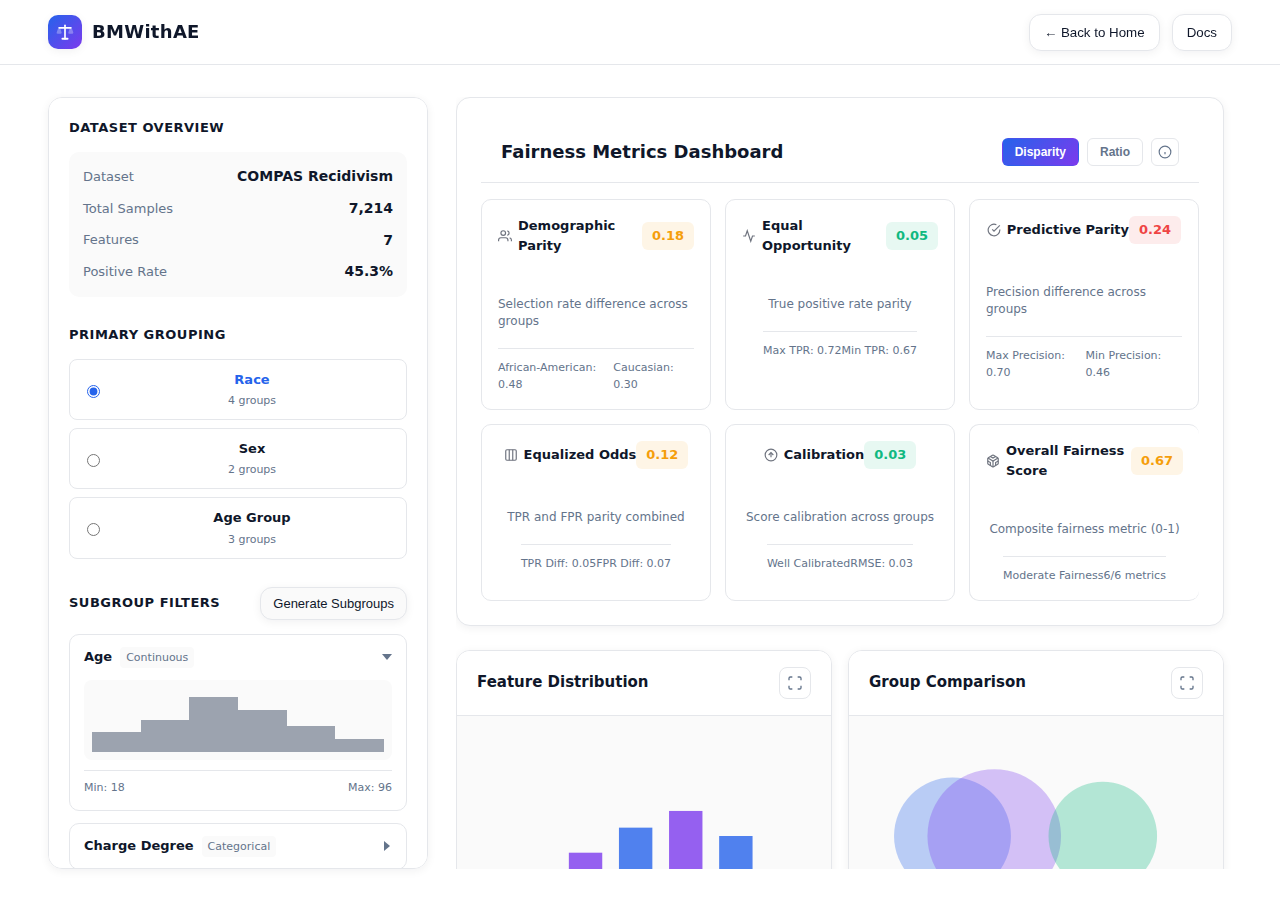
<file: frontend/explorer.html>
<!DOCTYPE html>
<html lang="en">
<head>
  <meta charset="utf-8" />
  <meta name="viewport" content="width=device-width, initial-scale=1" />
  <title>BMWithAE — Data Explorer</title>
  <link rel="stylesheet" href="styles.css" />
  <link rel="stylesheet" href="explorer.css" />
</head>
<body>
  <!-- Header -->
  <header class="header">
    <div class="container header__row">
      <div class="brand">
        <span class="brand__mark">
          <svg width="20" height="20" viewBox="0 0 24 24" fill="none" stroke="currentColor" stroke-width="2" stroke-linecap="round" stroke-linejoin="round">
            <!-- Central pole -->
            <line x1="12" y1="4" x2="12" y2="20"/>
            <!-- Balance beam -->
            <line x1="5" y1="7" x2="19" y2="7"/>
            <!-- Left pan -->
            <path d="M5 7 L3 13 L7 13 Z" fill="currentColor" opacity="0.3"/>
            <!-- Right pan -->
            <path d="M19 7 L17 13 L21 13 Z" fill="currentColor" opacity="0.3"/>
            <!-- Base -->
            <line x1="9" y1="20" x2="15" y2="20" stroke-width="2.5"/>
          </svg>
        </span>
        <span class="brand__name">BMWithAE</span>
      </div>
      <nav class="nav">
        <button class="btn btn--ghost" id="btnBack">← Back to Home</button>
        <button class="btn btn--ghost" id="btnDocs">Docs</button>
      </nav>
    </div>
  </header>

  <main class="explorer-container">
    <!-- Left Sidebar: Controls -->
    <aside class="explorer-sidebar">
      <!-- Dataset Info -->
      <div class="sidebar-section">
        <h3 class="sidebar-title">Dataset Overview</h3>
        <div class="info-card">
          <div class="info-item">
            <span class="info-label">Dataset</span>
            <span class="info-value" id="datasetName">COMPAS Recidivism</span>
          </div>
          <div class="info-item">
            <span class="info-label">Total Samples</span>
            <span class="info-value" id="sampleCount">7,214</span>
          </div>
          <div class="info-item">
            <span class="info-label">Features</span>
            <span class="info-value" id="featureCount">7</span>
          </div>
          <div class="info-item">
            <span class="info-label">Positive Rate</span>
            <span class="info-value">45.3%</span>
          </div>
        </div>
      </div>

      <!-- Primary Grouping -->
      <div class="sidebar-section">
        <h3 class="sidebar-title">Primary Grouping</h3>
        <div class="group-selector">
          <label class="radio-group">
            <input type="radio" name="primary" value="race" checked>
            <span class="radio-label">
              <strong>Race</strong>
              <small>4 groups</small>
            </span>
          </label>
          <label class="radio-group">
            <input type="radio" name="primary" value="sex">
            <span class="radio-label">
              <strong>Sex</strong>
              <small>2 groups</small>
            </span>
          </label>
          <label class="radio-group">
            <input type="radio" name="primary" value="age">
            <span class="radio-label">
              <strong>Age Group</strong>
              <small>3 groups</small>
            </span>
          </label>
        </div>
      </div>

      <!-- Subgroup Filters with Distribution -->
      <div class="sidebar-section">
        <h3 class="sidebar-title">
          Subgroup Filters
          <button class="btn btn--soft btn--sm" style="margin-left:auto;">Generate Subgroups</button>
        </h3>
        
        <!-- Age Distribution -->
        <div class="filter-group">
          <div class="filter-label">
            <span>Age</span>
            <span class="feature-type">Continuous</span>
          </div>
          <div class="filter-content">
            <div class="distribution-chart" id="ageChart">
              <div class="histogram-bars">
                <div class="histogram-bar" style="height: 30%;">
                  <span class="bar-tooltip">18-25: 126</span>
                </div>
                <div class="histogram-bar" style="height: 50%;">
                  <span class="bar-tooltip">26-35: 287</span>
                </div>
                <div class="histogram-bar" style="height: 85%;">
                  <span class="bar-tooltip">36-45: 548</span>
                </div>
                <div class="histogram-bar" style="height: 65%;">
                  <span class="bar-tooltip">46-55: 412</span>
                </div>
                <div class="histogram-bar" style="height: 40%;">
                  <span class="bar-tooltip">56-65: 198</span>
                </div>
                <div class="histogram-bar" style="height: 20%;">
                  <span class="bar-tooltip">66+: 93</span>
                </div>
              </div>
            </div>
            <div class="range-info">
              <span>Min: 18</span>
              <span>Max: 96</span>
            </div>
          </div>
        </div>

        <!-- Charge Degree Distribution -->
        <div class="filter-group collapsed">
          <div class="filter-label">
            <span>Charge Degree</span>
            <span class="feature-type">Categorical</span>
          </div>
          <div class="filter-content">
            <div class="distribution-chart" id="chargeChart">
              <div class="histogram-bars">
                <div class="histogram-bar" style="height: 75%;">
                  <span class="bar-tooltip">Felony: 4,315</span>
                </div>
                <div class="histogram-bar" style="height: 45%;">
                  <span class="bar-tooltip">Misdemeanor: 2,899</span>
                </div>
              </div>
            </div>
            <div class="checkbox-group">
              <label class="checkbox-item">
                <input type="checkbox" checked>
                <span>Felony <span class="count">(4,315)</span></span>
              </label>
              <label class="checkbox-item">
                <input type="checkbox" checked>
                <span>Misdemeanor <span class="count">(2,899)</span></span>
              </label>
            </div>
          </div>
        </div>

        <!-- Race Distribution -->
        <div class="filter-group collapsed">
          <div class="filter-label">
            <span>Race</span>
            <span class="feature-type">Categorical</span>
          </div>
          <div class="filter-content">
            <div class="distribution-chart" id="raceChart">
              <div class="histogram-bars">
                <div class="histogram-bar" style="height: 85%;">
                  <span class="bar-tooltip">African-American: 3,175</span>
                </div>
                <div class="histogram-bar" style="height: 60%;">
                  <span class="bar-tooltip">Caucasian: 2,103</span>
                </div>
                <div class="histogram-bar" style="height: 25%;">
                  <span class="bar-tooltip">Hispanic: 509</span>
                </div>
                <div class="histogram-bar" style="height: 18%;">
                  <span class="bar-tooltip">Other: 377</span>
                </div>
              </div>
            </div>
            <div class="checkbox-group">
              <label class="checkbox-item checked">
                <input type="checkbox" checked>
                <span>African-American <span class="count">(3,175)</span></span>
              </label>
              <label class="checkbox-item checked">
                <input type="checkbox" checked>
                <span>Caucasian <span class="count">(2,103)</span></span>
              </label>
              <label class="checkbox-item checked">
                <input type="checkbox" checked>
                <span>Hispanic <span class="count">(509)</span></span>
              </label>
              <label class="checkbox-item checked">
                <input type="checkbox" checked>
                <span>Other <span class="count">(377)</span></span>
              </label>
            </div>
          </div>
        </div>

        <!-- Sex Distribution -->
        <div class="filter-group collapsed">
          <div class="filter-label">
            <span>Sex</span>
            <span class="feature-type">Binary</span>
          </div>
          <div class="filter-content">
            <div class="distribution-chart" id="sexChart">
              <div class="histogram-bars">
                <div class="histogram-bar" style="height: 90%;">
                  <span class="bar-tooltip">Male: 5,278</span>
                </div>
                <div class="histogram-bar" style="height: 35%;">
                  <span class="bar-tooltip">Female: 1,936</span>
                </div>
              </div>
            </div>
            <div class="checkbox-group">
              <label class="checkbox-item checked">
                <input type="checkbox" checked>
                <span>Male <span class="count">(5,278)</span></span>
              </label>
              <label class="checkbox-item checked">
                <input type="checkbox" checked>
                <span>Female <span class="count">(1,936)</span></span>
              </label>
            </div>
          </div>
        </div>
      </div>

      <!-- Intersectional Analysis -->
      <div class="sidebar-section">
        <h3 class="sidebar-title">Intersectional Analysis</h3>
        <label class="checkbox-item">
          <input type="checkbox" id="intersectional">
          <span>Enable Cross-Group Analysis</span>
        </label>
        <p class="help-text">Compare combinations like "African-American Male" vs "Caucasian Female"</p>
      </div>

      <!-- Action Buttons -->
      <div class="sidebar-section">
        <div class="action-buttons">
          <button class="btn btn--primary btn--full">Apply Filters</button>
          <button class="btn btn--ghost btn--full">Reset All</button>
          <button class="btn btn--soft btn--full">Export Results</button>
        </div>
      </div>
    </aside>

    <!-- Main Content: Visualizations -->
    <div class="explorer-main">
      <!-- Top: Fairness Metrics Dashboard -->
      <section class="metrics-panel">
        <div class="panel-header">
          <h2 class="section-heading">Fairness Metrics Dashboard</h2>
          <div class="metric-controls">
            <button class="toggle-btn active">Disparity</button>
            <button class="toggle-btn">Ratio</button>
            <button class="info-btn" title="Learn more about metrics">
              <svg width="16" height="16" viewBox="0 0 24 24" fill="none" stroke="currentColor" stroke-width="2">
                <circle cx="12" cy="12" r="10"/>
                <line x1="12" y1="16" x2="12" y2="12"/>
                <line x1="12" y1="8" x2="12.01" y2="8"/>
              </svg>
            </button>
          </div>
        </div>
        <div class="metrics-grid">
          <div class="metric-card">
            <div class="metric-header">
              <span class="metric-name">
                <svg width="14" height="14" viewBox="0 0 24 24" fill="none" stroke="currentColor" stroke-width="2">
                  <path d="M17 21v-2a4 4 0 0 0-4-4H5a4 4 0 0 0-4 4v2"/>
                  <circle cx="9" cy="7" r="4"/>
                  <path d="M23 21v-2a4 4 0 0 0-3-3.87"/>
                  <path d="M16 3.13a4 4 0 0 1 0 7.75"/>
                </svg>
                Demographic Parity
              </span>
              <span class="metric-badge metric-badge--warning">0.18</span>
            </div>
            <div class="metric-bar">
              <div class="metric-fill" style="width: 18%;"></div>
            </div>
            <p class="metric-desc">Selection rate difference across groups</p>
            <div class="metric-details">
              <span>African-American: 0.48</span>
              <span>Caucasian: 0.30</span>
            </div>
          </div>
          
          <div class="metric-card">
            <div class="metric-header">
              <span class="metric-name">
                <svg width="14" height="14" viewBox="0 0 24 24" fill="none" stroke="currentColor" stroke-width="2">
                  <polyline points="22 12 18 12 15 21 9 3 6 12 2 12"/>
                </svg>
                Equal Opportunity
              </span>
              <span class="metric-badge metric-badge--success">0.05</span>
            </div>
            <div class="metric-bar">
              <div class="metric-fill metric-fill--success" style="width: 5%;"></div>
            </div>
            <p class="metric-desc">True positive rate parity</p>
            <div class="metric-details">
              <span>Max TPR: 0.72</span>
              <span>Min TPR: 0.67</span>
            </div>
          </div>
          
          <div class="metric-card">
            <div class="metric-header">
              <span class="metric-name">
                <svg width="14" height="14" viewBox="0 0 24 24" fill="none" stroke="currentColor" stroke-width="2">
                  <path d="M22 11.08V12a10 10 0 1 1-5.93-9.14"/>
                  <polyline points="22 4 12 14.01 9 11.01"/>
                </svg>
                Predictive Parity
              </span>
              <span class="metric-badge metric-badge--danger">0.24</span>
            </div>
            <div class="metric-bar">
              <div class="metric-fill metric-fill--danger" style="width: 24%;"></div>
            </div>
            <p class="metric-desc">Precision difference across groups</p>
            <div class="metric-details">
              <span>Max Precision: 0.70</span>
              <span>Min Precision: 0.46</span>
            </div>
          </div>

          <div class="metric-card">
            <div class="metric-header">
              <span class="metric-name">
                <svg width="14" height="14" viewBox="0 0 24 24" fill="none" stroke="currentColor" stroke-width="2">
                  <rect x="3" y="3" width="18" height="18" rx="2" ry="2"/>
                  <line x1="9" y1="3" x2="9" y2="21"/>
                  <line x1="15" y1="3" x2="15" y2="21"/>
                </svg>
                Equalized Odds
              </span>
              <span class="metric-badge metric-badge--warning">0.12</span>
            </div>
            <div class="metric-bar">
              <div class="metric-fill" style="width: 12%;"></div>
            </div>
            <p class="metric-desc">TPR and FPR parity combined</p>
            <div class="metric-details">
              <span>TPR Diff: 0.05</span>
              <span>FPR Diff: 0.07</span>
            </div>
          </div>

          <div class="metric-card">
            <div class="metric-header">
              <span class="metric-name">
                <svg width="14" height="14" viewBox="0 0 24 24" fill="none" stroke="currentColor" stroke-width="2">
                  <circle cx="12" cy="12" r="10"/>
                  <polyline points="16 12 12 8 8 12"/>
                  <line x1="12" y1="16" x2="12" y2="8"/>
                </svg>
                Calibration
              </span>
              <span class="metric-badge metric-badge--success">0.03</span>
            </div>
            <div class="metric-bar">
              <div class="metric-fill metric-fill--success" style="width: 3%;"></div>
            </div>
            <p class="metric-desc">Score calibration across groups</p>
            <div class="metric-details">
              <span>Well Calibrated</span>
              <span>RMSE: 0.03</span>
            </div>
          </div>

          <div class="metric-card">
            <div class="metric-header">
              <span class="metric-name">
                <svg width="14" height="14" viewBox="0 0 24 24" fill="none" stroke="currentColor" stroke-width="2">
                  <path d="M21 16V8a2 2 0 0 0-1-1.73l-7-4a2 2 0 0 0-2 0l-7 4A2 2 0 0 0 3 8v8a2 2 0 0 0 1 1.73l7 4a2 2 0 0 0 2 0l7-4A2 2 0 0 0 21 16z"/>
                  <polyline points="7.5 4.21 12 6.81 16.5 4.21"/>
                  <polyline points="7.5 19.79 7.5 14.6 3 12"/>
                  <polyline points="21 12 16.5 14.6 16.5 19.79"/>
                  <polyline points="3.27 6.96 12 12.01 20.73 6.96"/>
                  <line x1="12" y1="22.08" x2="12" y2="12"/>
                </svg>
                Overall Fairness Score
              </span>
              <span class="metric-badge metric-badge--warning">0.67</span>
            </div>
            <div class="metric-bar">
              <div class="metric-fill" style="width: 67%;"></div>
            </div>
            <p class="metric-desc">Composite fairness metric (0-1)</p>
            <div class="metric-details">
              <span>Moderate Fairness</span>
              <span>6/6 metrics</span>
            </div>
          </div>
        </div>
      </section>

      <!-- Middle: Distribution Views -->
      <div class="viz-grid">
        <section class="viz-panel">
          <div class="panel-header">
            <h3>Feature Distribution</h3>
            <button class="icon-btn" title="Fullscreen">
              <svg width="16" height="16" viewBox="0 0 24 24" fill="none" stroke="currentColor" stroke-width="2">
                <path d="M8 3H5a2 2 0 0 0-2 2v3m18 0V5a2 2 0 0 0-2-2h-3m0 18h3a2 2 0 0 0 2-2v-3M3 16v3a2 2 0 0 0 2 2h3"/>
              </svg>
            </button>
          </div>
          <div class="viz-content">
            <div class="placeholder-chart">
              <svg width="100%" height="200" viewBox="0 0 400 200">
                <rect x="50" y="150" width="40" height="50" fill="#2563eb" opacity="0.8"/>
                <rect x="110" y="120" width="40" height="80" fill="#7c3aed" opacity="0.8"/>
                <rect x="170" y="90" width="40" height="110" fill="#2563eb" opacity="0.8"/>
                <rect x="230" y="70" width="40" height="130" fill="#7c3aed" opacity="0.8"/>
                <rect x="290" y="100" width="40" height="100" fill="#2563eb" opacity="0.8"/>
              </svg>
            </div>
          </div>
        </section>

        <section class="viz-panel">
          <div class="panel-header">
            <h3>Group Comparison</h3>
            <button class="icon-btn" title="Fullscreen">
              <svg width="16" height="16" viewBox="0 0 24 24" fill="none" stroke="currentColor" stroke-width="2">
                <path d="M8 3H5a2 2 0 0 0-2 2v3m18 0V5a2 2 0 0 0-2-2h-3m0 18h3a2 2 0 0 0 2-2v-3M3 16v3a2 2 0 0 0 2 2h3"/>
              </svg>
            </button>
          </div>
          <div class="viz-content">
            <div class="placeholder-chart">
              <svg width="100%" height="200" viewBox="0 0 400 200">
                <circle cx="100" cy="100" r="70" fill="#2563eb" opacity="0.3"/>
                <circle cx="150" cy="100" r="80" fill="#7c3aed" opacity="0.3"/>
                <circle cx="280" cy="100" r="65" fill="#10b981" opacity="0.3"/>
              </svg>
            </div>
          </div>
        </section>
      </div>

      <!-- Bottom: Performance Matrix -->
      <section class="matrix-panel">
        <div class="panel-header">
          <h3>Performance by Subgroup</h3>
          <div class="panel-controls">
            <select class="metric-selector">
              <option>Accuracy</option>
              <option>Precision</option>
              <option>Recall</option>
              <option>F1 Score</option>
            </select>
          </div>
        </div>
        <div class="matrix-content">
          <table class="performance-matrix">
            <thead>
              <tr>
                <th>Group</th>
                <th>Accuracy</th>
                <th>Precision</th>
                <th>Recall</th>
                <th>F1 Score</th>
                <th>Support</th>
              </tr>
            </thead>
            <tbody>
              <tr>
                <td><span class="group-label">African-American</span></td>
                <td>0.67</td>
                <td>0.65</td>
                <td>0.71</td>
                <td>0.68</td>
                <td>3,175</td>
              </tr>
              <tr>
                <td><span class="group-label">Caucasian</span></td>
                <td>0.69</td>
                <td>0.70</td>
                <td>0.66</td>
                <td>0.68</td>
                <td>2,103</td>
              </tr>
              <tr>
                <td><span class="group-label">Hispanic</span></td>
                <td>0.68</td>
                <td>0.67</td>
                <td>0.68</td>
                <td>0.67</td>
                <td>509</td>
              </tr>
              <tr>
                <td><span class="group-label">Other</span></td>
                <td>0.66</td>
                <td>0.64</td>
                <td>0.70</td>
                <td>0.67</td>
                <td>377</td>
              </tr>
            </tbody>
          </table>
        </div>
      </section>
    </div>
  </main>

  <script>
    // Navigation
    document.getElementById('btnBack').addEventListener('click', ()=> {
      window.location.href = 'index.html';
    });
    
    document.getElementById('btnDocs').addEventListener('click', ()=> {
      alert('Documentation (coming soon)');
    });

    // Accordion functionality for filter groups
    document.querySelectorAll('.filter-label').forEach(label => {
      label.addEventListener('click', function() {
        const filterGroup = this.parentElement;
        filterGroup.classList.toggle('collapsed');
      });
    });

    // Histogram bar interaction
    document.querySelectorAll('.histogram-bar').forEach(bar => {
      bar.addEventListener('click', function() {
        this.classList.toggle('selected');
      });
    });

    // Checkbox interaction
    document.querySelectorAll('.checkbox-item input').forEach(checkbox => {
      checkbox.addEventListener('change', function() {
        const item = this.closest('.checkbox-item');
        if(this.checked) {
          item.classList.add('checked');
        } else {
          item.classList.remove('checked');
        }
      });
    });
  </script>
</body>
</html>
</file>
<file: frontend/styles.css>
/* styles.css */
:root{
    --text:#0f172a;
    --muted:#64748b;
    --brand:#2563eb;
    --brand-2:#7c3aed;
    --border:#e5e7eb;
    --surface:#ffffff;
    --surface-2:#fafafa;
    --radius:14px;
    --shadow-sm: 0 2px 10px rgba(15,23,42,.06);
    --shadow-md: 0 8px 30px rgba(15,23,42,.08);
  }
  
  [data-theme="dark"]{
    --text:#f1f5f9;
    --muted:#94a3b8;
    --border:#334155;
    --surface:#1e293b;
    --surface-2:#0f172a;
    --shadow-sm: 0 2px 10px rgba(0,0,0,.3);
    --shadow-md: 0 8px 30px rgba(0,0,0,.4);
  }
  *{box-sizing:border-box}
  html,body{height:100%; overflow:hidden}
  body{
    margin:0;
    font-family: ui-sans-serif, system-ui, -apple-system, Segoe UI, Roboto, Arial, "Noto Sans", sans-serif;
    color:var(--text);
    background:
      radial-gradient(600px 200px at 10% -10%, rgba(124,58,237,.06), transparent 60%),
      radial-gradient(600px 200px at 90% -10%, rgba(37,99,235,.06), transparent 60%),
      #fff;
    line-height:1.55;
    transition:background .3s, color .3s;
  }
  
  [data-theme="dark"] body{
    background:
      radial-gradient(600px 200px at 10% -10%, rgba(124,58,237,.15), transparent 60%),
      radial-gradient(600px 200px at 90% -10%, rgba(37,99,235,.15), transparent 60%),
      #0f172a;
  }
  .container{max-width:1680px; margin:0 auto; padding:0 48px}
  
  /* Header */
  .header{
    position:sticky; top:0; z-index:20;
    background: rgba(255,255,255,.9);
    backdrop-filter: blur(6px);
    border-bottom:1px solid var(--border);
    transition:background .3s, border-color .3s;
  }
  
  [data-theme="dark"] .header{
    background: rgba(30,41,59,.9);
  }
  .header__row{display:flex; align-items:center; justify-content:space-between; height:64px}
  .brand{display:flex; align-items:center; gap:10px; font-weight:800; letter-spacing:.3px}
  .brand__mark{
    width:34px; height:34px; border-radius:10px; display:grid; place-items:center;
    background: linear-gradient(135deg, var(--brand), var(--brand-2));
    box-shadow: var(--shadow-sm);
  }
  .brand__mark svg{
    color:#fff;
  }
  .brand__name{font-size:18px}
  
  /* Navigation */
  .nav{
    display:flex;
    align-items:center;
    gap:12px;
  }
  
  /* Theme Toggle */
  .theme-icon{
    display:block;
  }
  
  .theme-icon--dark{
    display:none;
  }
  
  /* Buttons */
  .btn{
    border:1px solid var(--border); background:var(--surface); color:var(--text);
    padding:10px 14px; border-radius:12px; cursor:pointer; transition:.15s transform, .15s box-shadow, .15s background;
    box-shadow: var(--shadow-sm);
    display:inline-flex;
    align-items:center;
    gap:8px;
  }
  .btn:active{transform: translateY(1px)}
  .btn:disabled{
    opacity:0.7;
    cursor:not-allowed;
  }
  .btn--ghost{background:var(--surface)}
  .btn--soft{
    background: var(--surface-2);
  }
  .btn--primary{
    background: linear-gradient(135deg, var(--brand), var(--brand-2));
    border-color: transparent; color:#fff; box-shadow: var(--shadow-md);
  }
  
  .btn-spinner{
    display:inline-flex;
    align-items:center;
  }
  
  .btn-spinner svg{
    display:block;
  }
  
  /* Main spacing */
  .main{padding-top:24px; padding-bottom:24px; min-height:calc(100vh - 64px)}
  
  /* Workspace Layout */
  .workspace{
    display:grid;
    grid-template-columns: 420px 1fr;
    gap:24px;
    height:calc(100vh - 112px);
    min-width:0;
  }
  
  .muted{color:var(--muted); margin:0}
  
  /* Left Panel */
  .left-panel{
    background: var(--surface);
    border:1px solid var(--border);
    border-radius: var(--radius);
    box-shadow: var(--shadow-sm);
    overflow-y:auto;
    height:100%;
  }
  
  .panel-section{
    padding:24px;
  }
  
  .section-header{
    margin-bottom:28px;
  }
  
  .section-header h2{
    margin:0 0 6px;
    font-size:22px;
    font-weight:800;
    color:var(--text);
  }
  
  .section-title{
    margin:0 0 12px;
    font-size:14px;
    font-weight:700;
    color:var(--text);
    text-transform:uppercase;
    letter-spacing:.5px;
  }
  
  .section-subtitle{
    margin:0 0 16px;
    font-size:13px;
    color:var(--muted);
    line-height:1.5;
  }
  
  .upload-section{
    margin-bottom:32px;
  }
  
  .demo-section{
    padding-top:24px;
    border-top:1px solid var(--border);
  }
  
  /* Dropzone */
  .dropzone{
    padding:32px 20px;
    border:2px dashed var(--border);
    border-radius:12px;
    background:var(--surface-2);
    cursor:pointer;
    transition:.2s all;
    display:flex;
    flex-direction:column;
    align-items:center;
    gap:10px;
    min-height:180px;
    justify-content:center;
    margin-bottom:12px;
  }
  
  .dropzone:hover{
    border-color:var(--brand);
    background:var(--surface);
  }
  
  .dropzone.dragover{
    border-color:var(--brand);
    background: linear-gradient(135deg, rgba(37,99,235,.05), rgba(124,58,237,.05));
    border-width:3px;
  }
  
  .dropzone.has-file{
    border-color:#10b981;
    background:var(--surface);
  }
  
  .dropzone__icon{
    opacity:.4;
    color:var(--brand);
  }
  
  .dropzone__icon svg{
    display:block;
  }
  
  .dropzone__text{
    text-align:center;
  }
  
  .dropzone__title{
    margin:0 0 2px;
    font-size:15px;
    font-weight:600;
    color:var(--text);
  }
  
  .dropzone__subtitle{
    margin:0;
    font-size:12px;
    color:var(--muted);
  }
  
  .dropzone__files{
    width:100%;
  }
  
  .file-item{
    display:flex;
    align-items:center;
    gap:10px;
    padding:10px 12px;
    background:var(--surface);
    border:1px solid #10b981;
    border-radius:8px;
  }
  
  .file-item__icon{
    color:#10b981;
    display:flex;
    align-items:center;
  }
  
  .file-item__icon svg{
    display:block;
  }
  
  .file-item__name{
    flex:1;
    font-weight:600;
    font-size:13px;
    color:var(--text);
    white-space:nowrap;
    overflow:hidden;
    text-overflow:ellipsis;
  }
  
  .file-item__size{
    font-size:11px;
    color:var(--muted);
  }
  
  .btn--full{
    width:100%;
    justify-content:center;
  }
  
  .btn--sm{
    padding:8px 12px;
    font-size:13px;
  }
  
  /* Load Status */
  .load-status{
    margin-top:12px;
    padding:12px 14px;
    border-radius:10px;
    display:flex;
    align-items:center;
    gap:10px;
    font-size:13px;
    line-height:1.5;
    animation:slideDown .3s ease-out;
  }
  
  .load-status--success{
    background:#d1fae5;
    color:#065f46;
    border:1px solid #10b981;
  }
  
  [data-theme="dark"] .load-status--success{
    background:#064e3b;
    color:#6ee7b7;
    border:1px solid #10b981;
  }
  
  .load-status--error{
    background:#fee2e2;
    color:#991b1b;
    border:1px solid #ef4444;
  }
  
  [data-theme="dark"] .load-status--error{
    background:#7f1d1d;
    color:#fca5a5;
    border:1px solid #ef4444;
  }
  
  .load-status svg{
    flex-shrink:0;
  }
  
  .load-status-close{
    background:transparent;
    border:none;
    padding:4px;
    cursor:pointer;
    display:flex;
    align-items:center;
    justify-content:center;
    border-radius:4px;
    transition:background 0.2s;
    color:inherit;
    opacity:0.6;
    margin-left:8px;
  }
  
  .load-status-close:hover{
    opacity:1;
    background:rgba(0,0,0,0.1);
  }
  
  [data-theme="dark"] .load-status-close:hover{
    background:rgba(255,255,255,0.1);
  }
  
  @keyframes slideDown{
    from{
      opacity:0;
      transform:translateY(-10px);
    }
    to{
      opacity:1;
      transform:translateY(0);
    }
  }
  
  /* Demo Select */
  .demo-select-wrapper{
    display:flex;
    flex-direction:column;
    gap:12px;
  }
  
  .demo-select-box{
    width:100%;
    padding:12px 14px;
    border:1px solid var(--border);
    border-radius:10px;
    background:var(--surface);
    font-size:14px;
    color:var(--text);
    font-family:inherit;
    cursor:pointer;
    transition:.2s all;
    appearance:none;
    background-image: url("data:image/svg+xml,%3Csvg xmlns='http://www.w3.org/2000/svg' width='16' height='16' viewBox='0 0 24 24' fill='none' stroke='%2364748b' stroke-width='2' stroke-linecap='round' stroke-linejoin='round'%3E%3Cpolyline points='6 9 12 15 18 9'%3E%3C/polyline%3E%3C/svg%3E");
    background-repeat:no-repeat;
    background-position:right 12px center;
    padding-right:40px;
  }
  
  .demo-select-box:hover{
    border-color:var(--brand);
  }
  
  .demo-select-box:focus{
    outline:none;
    border-color:var(--brand);
    box-shadow: 0 0 0 3px rgba(37,99,235,.1);
  }
  
  .demo-select-box option{
    padding:10px;
  }
  
  /* Right Panel */
  .right-panel{
    display:flex;
    flex-direction:column;
    gap:16px;
    height:100%;
    min-width:0;
    overflow:hidden;
  }
  
  .process-container{
    background: var(--surface);
    border:1px solid var(--border);
    border-radius: var(--radius);
    box-shadow: var(--shadow-sm);
    flex:1;
    display:flex;
    flex-direction:column;
    overflow:hidden;
    min-width:0;
    min-height:0;
  }
  
  .process-header{
    padding:20px 24px;
    border-bottom:1px solid var(--border);
    background:var(--surface);
    display:flex;
    align-items:center;
    justify-content:space-between;
  }
  
  .process-header-left{
    display:flex;
    align-items:center;
    gap:12px;
  }
  
  .process-header h3{
    margin:0;
    font-size:18px;
    font-weight:800;
    color:var(--text);
  }
  
  .process-status{
    padding:4px 12px;
    border-radius:20px;
    font-size:12px;
    font-weight:600;
    background:var(--surface-2);
    color:var(--muted);
    text-transform:uppercase;
    letter-spacing:.3px;
  }
  
  .process-status.status-running{
    background:#dbeafe;
    color:#1e40af;
  }
  
  [data-theme="dark"] .process-status.status-running{
    background:#1e3a8a;
    color:#93c5fd;
  }
  
  .process-status.status-completed{
    background:#d1fae5;
    color:#065f46;
  }
  
  [data-theme="dark"] .process-status.status-completed{
    background:#064e3b;
    color:#6ee7b7;
  }
  
  .btn--icon-only{
    padding:8px;
    border-radius:8px;
    display:flex;
    align-items:center;
    justify-content:center;
    background:var(--surface);
    border:1px solid var(--border);
    color:var(--muted);
    cursor:pointer;
    transition:.2s all;
  }
  
  .btn--icon-only:hover{
    border-color:var(--brand);
    color:var(--brand);
    background:var(--surface-2);
  }
  
  .btn--secondary{
    background:var(--surface);
    color:var(--text);
    border:1px solid var(--border);
  }
  
  .btn--secondary:hover{
    background:var(--surface-2);
  }
  
  .process-content{
    flex:1;
    overflow-y:auto;
    background:var(--surface-2);
    position:relative;
    min-height:0;
    padding:24px;
  }
  
  .process-footer{
    padding:20px 24px;
    border-top:1px solid var(--border);
    background:var(--surface);
  }
  
  .process-controls{
    display:flex;
    align-items:center;
    justify-content:space-between;
    gap:16px;
  }
  
  .run-mode-selector{
    display:flex;
    gap:16px;
  }
  
  .radio-label{
    display:flex;
    align-items:center;
    gap:8px;
    cursor:pointer;
    font-size:14px;
    color:var(--text);
    font-weight:500;
  }
  
  .radio-label input[type="radio"]{
    cursor:pointer;
    width:16px;
    height:16px;
    accent-color:var(--brand);
  }
  
  .process-actions{
    display:flex;
    gap:10px;
  }
  
  .process-actions .btn{
    display:flex;
    align-items:center;
    gap:8px;
    font-weight:600;
  }
  
  .empty-state{
    display:flex;
    flex-direction:column;
    align-items:center;
    justify-content:center;
    height:100%;
    padding:40px;
    text-align:center;
  }
  
  .empty-state__icon{
    opacity:.2;
    color:var(--muted);
    margin-bottom:16px;
  }
  
  .empty-state__icon svg{
    display:block;
  }
  
  .empty-state__title{
    margin:0 0 8px;
    font-size:16px;
    font-weight:700;
    color:var(--text);
  }
  
  .empty-state__text{
    margin:0;
    font-size:14px;
    color:var(--muted);
    max-width:360px;
  }
  
  .data-table{
    height:100%;
    width:100%;
    overflow:hidden;
    position:relative;
  }
  
  table{
    border-collapse:collapse; 
    width:100%;
    background:var(--surface);
  }
  
  th,td{
    padding:12px 16px; 
    border-bottom:1px solid var(--border); 
    font-size:13px; 
    text-align:left;
    max-width:180px;
    overflow:hidden;
    text-overflow:ellipsis;
    white-space:nowrap;
  }
  
  th{
    background:#f8fafc; 
    color:#0f172a; 
    font-weight:700;
    font-size:12px;
    text-transform:uppercase;
    letter-spacing:.3px;
  }
  
  [data-theme="dark"] th{
    background:#0f172a;
    color:#f1f5f9;
  }
  
  tbody tr:hover{
    background:#fafafa;
  }
  
  [data-theme="dark"] tbody tr:hover{
    background:#0f172a;
  }
  
  tbody tr:last-child td{
    border-bottom:none;
  }
  
  /* Process Step Display */
  .process-step-display{
    background:var(--surface);
    border:1px solid var(--border);
    border-radius:12px;
    overflow:hidden;
  }
  
  .step-header{
    padding:24px;
    border-bottom:1px solid var(--border);
  }
  
  .step-number{
    display:inline-block;
    font-size:12px;
    font-weight:600;
    color:var(--brand);
    text-transform:uppercase;
    letter-spacing:.5px;
    margin-bottom:8px;
  }
  
  .step-name{
    margin:0 0 6px;
    font-size:20px;
    font-weight:800;
    color:var(--text);
  }
  
  .step-desc{
    margin:0;
    font-size:14px;
    color:var(--muted);
  }
  
  .step-visualization{
    padding:8px 24px;
    min-height:auto;
    background:transparent;
  }
  
  .charts-container{
    display:flex;
    flex-direction:column;
    gap:16px;
    height:100%;
    min-height:auto;
  }
  
  .chart-section{
    background:transparent;
    border:none;
    border-radius:0;
    padding:0;
    display:flex;
    flex-direction:column;
  }
  
  .chart-section--full{
    width:100%;
    flex:1;
    min-height:auto;
  }
  
  .chart-header{
    display:flex;
    align-items:center;
    justify-content:space-between;
    margin-bottom:8px;
    gap:12px;
  }
  
  .chart-title{
    margin:0;
    font-size:14px;
    font-weight:700;
    color:var(--text);
    text-transform:uppercase;
    letter-spacing:.5px;
  }
  
  .metric-selector{
    padding:6px 10px;
    border:1px solid var(--border);
    border-radius:6px;
    font-size:12px;
    color:var(--text);
    background:var(--surface);
    cursor:pointer;
    font-family:inherit;
    max-width:250px;
    transition:.2s all;
  }
  
  .metric-selector:hover{
    border-color:var(--brand);
  }
  
  .metric-selector:focus{
    outline:none;
    border-color:var(--brand);
    box-shadow:0 0 0 3px rgba(37,99,235,.1);
  }
  
  .line-chart{
    flex:1;
    display:flex;
    align-items:center;
    justify-content:center;
    min-height:280px;
    height:280px;
  }
  
  .line-chart--full{
    width:100%;
    min-height:280px;
    height:280px;
  }
  
  .chart-svg{
    width:100%;
    height:100%;
    max-height:250px;
  }
  
  .line-chart--full .chart-svg{
    max-height:none;
    height:100%;
  }
  
  .bar-chart{
    flex:1;
    display:flex;
    align-items:flex-end;
    justify-content:center;
    padding:20px 0;
  }
  
  .bar-group{
    display:flex;
    gap:40px;
    align-items:flex-end;
    height:200px;
    width:100%;
    justify-content:center;
  }
  
  .bar-item{
    display:flex;
    flex-direction:column;
    align-items:center;
    gap:8px;
    flex:1;
    max-width:100px;
  }
  
  .bar-fill{
    width:100%;
    border-radius:6px 6px 0 0;
    transition:.3s all;
    position:relative;
  }
  
  .bar-label{
    font-size:12px;
    font-weight:600;
    color:var(--muted);
    text-transform:uppercase;
    letter-spacing:.3px;
    margin-top:8px;
  }
  
  .bar-value{
    font-size:16px;
    font-weight:800;
    color:var(--text);
  }
  
  .chart-placeholder{
    text-align:center;
    color:var(--muted);
  }
  
  .chart-placeholder p{
    margin:16px 0 0;
    font-size:14px;
  }
  
  .loading-spinner{
    width:40px;
    height:40px;
    border:3px solid var(--border);
    border-top-color:var(--brand);
    border-radius:50%;
    animation:spin 1s linear infinite;
    margin:0 auto;
  }
  
  @keyframes spin{
    to{transform:rotate(360deg)}
  }
  
  .step-metrics{
    display:grid;
    grid-template-columns:repeat(3, 1fr);
    gap:0;
    background:transparent;
    border-top:1px solid var(--border);
  }
  
  .metric-card{
    padding:20px;
    background:transparent;
    display:flex;
    flex-direction:column;
    align-items:center;
    gap:8px;
    border:none;
    border-right:1px solid var(--border);
  }
  
  .metric-card:last-child{
    border-right:none;
  }
  
  .metric-label{
    font-size:12px;
    color:var(--muted);
    text-transform:uppercase;
    letter-spacing:.3px;
    font-weight:600;
  }
  
  .metric-value{
    font-size:24px;
    font-weight:800;
    color:var(--text);
  }
  
  /* Modal */
  .modal{
    position:fixed;
    top:0;
    left:0;
    width:100%;
    height:100%;
    z-index:9999;
    display:none;
    align-items:center;
    justify-content:center;
    padding:20px;
  }
  
  .modal.active{
    display:flex;
  }
  
  .modal-overlay{
    position:absolute;
    top:0;
    left:0;
    width:100%;
    height:100%;
    background:rgba(0,0,0,.5);
    backdrop-filter:blur(4px);
  }
  
  .modal-content{
    position:relative;
    background:var(--surface);
    border-radius:16px;
    box-shadow:0 20px 50px rgba(0,0,0,.2);
    max-width:900px;
    width:100%;
    max-height:90vh;
    display:flex;
    flex-direction:column;
    overflow:hidden;
  }
  
  .modal-header{
    padding:24px 28px;
    border-bottom:1px solid var(--border);
    display:flex;
    align-items:center;
    justify-content:space-between;
    background:var(--surface);
  }
  
  .modal-header h2{
    margin:0;
    font-size:20px;
    font-weight:800;
    color:var(--text);
  }
  
  .modal-body{
    flex:1;
    overflow-y:auto;
    padding:28px;
    background:var(--surface-2);
  }
  
  .modal-footer{
    padding:20px 28px;
    border-top:1px solid var(--border);
    display:flex;
    justify-content:flex-end;
    gap:12px;
    background:var(--surface);
  }
  
  /* Parameter Form */
  .param-section{
    margin-bottom:32px;
  }
  
  .param-section:last-child{
    margin-bottom:0;
  }
  
  .param-section-title{
    margin:0 0 20px;
    font-size:16px;
    font-weight:800;
    color:var(--text);
    padding-bottom:12px;
    border-bottom:2px solid var(--border);
  }
  
  .param-subsection-title{
    margin:24px 0 16px;
    font-size:14px;
    font-weight:700;
    color:var(--muted);
    text-transform:uppercase;
    letter-spacing:.5px;
  }
  
  .param-grid{
    display:grid;
    grid-template-columns:repeat(2, 1fr);
    gap:20px 16px;
  }
  
  .param-field{
    display:flex;
    flex-direction:column;
    gap:8px;
  }
  
  .param-field--checkbox{
    justify-content:center;
  }
  
  .param-field--full{
    grid-column:1 / -1;
  }
  
  .param-field label{
    font-size:13px;
    font-weight:600;
    color:var(--text);
  }
  
  .param-field input[type="text"],
  .param-field input[type="number"],
  .param-field select{
    padding:10px 12px;
    border:1px solid var(--border);
    border-radius:8px;
    font-size:14px;
    font-family:inherit;
    color:var(--text);
    background:var(--surface);
    transition:.2s all;
  }
  
  .param-field input:focus,
  .param-field select:focus{
    outline:none;
    border-color:var(--brand);
    box-shadow:0 0 0 3px rgba(37,99,235,.1);
  }
  
  .param-field--checkbox label{
    display:flex;
    align-items:center;
    gap:8px;
    cursor:pointer;
  }
  
  .param-field--checkbox input[type="checkbox"]{
    width:18px;
    height:18px;
    cursor:pointer;
    accent-color:var(--brand);
  }
  
  .checkbox-group{
    display:grid;
    grid-template-columns:repeat(2, 1fr);
    gap:12px;
    padding:16px;
    background:var(--surface-2);
    border-radius:8px;
  }
  
  .checkbox-group label{
    display:flex;
    align-items:center;
    gap:8px;
    cursor:pointer;
    font-size:13px;
    font-weight:500;
    color:var(--text);
  }
  
  .checkbox-group input[type="checkbox"]{
    width:16px;
    height:16px;
    cursor:pointer;
    accent-color:var(--brand);
  }
  
  /* Slider Container */
  .slider-container{
    display:flex;
    align-items:center;
    gap:12px;
  }
  
  .param-slider{
    flex:1;
    height:6px;
    border-radius:3px;
    outline:none;
    -webkit-appearance:none;
    appearance:none;
    cursor:pointer;
    background:transparent;
    --slider-value:90%;
  }
  
  .param-slider::-webkit-slider-thumb{
    -webkit-appearance:none;
    appearance:none;
    width:18px;
    height:18px;
    border-radius:50%;
    background:linear-gradient(135deg, var(--brand), var(--brand-2));
    cursor:pointer;
    box-shadow:0 2px 8px rgba(37,99,235,.3);
    transition:transform .2s, box-shadow .2s;
    margin-top:-6px;
  }
  
  .param-slider::-webkit-slider-thumb:hover{
    transform:scale(1.15);
    box-shadow:0 3px 12px rgba(37,99,235,.5);
  }
  
  .param-slider::-webkit-slider-runnable-track{
    width:100%;
    height:6px;
    border-radius:3px;
    background:linear-gradient(to right, 
      var(--brand) 0%, 
      var(--brand) var(--slider-value), 
      var(--border) var(--slider-value), 
      var(--border) 100%);
  }
  
  .param-slider::-moz-range-thumb{
    width:18px;
    height:18px;
    border-radius:50%;
    background:linear-gradient(135deg, var(--brand), var(--brand-2));
    cursor:pointer;
    border:none;
    box-shadow:0 2px 8px rgba(37,99,235,.3);
    transition:transform .2s, box-shadow .2s;
  }
  
  .param-slider::-moz-range-thumb:hover{
    transform:scale(1.15);
    box-shadow:0 3px 12px rgba(37,99,235,.5);
  }
  
  .param-slider::-moz-range-track{
    width:100%;
    height:6px;
    border-radius:3px;
    background:var(--border);
  }
  
  .param-slider::-moz-range-progress{
    height:6px;
    border-radius:3px 0 0 3px;
    background:var(--brand);
  }
  
  .param-number-input{
    width:80px;
    padding:8px 10px;
    border:1px solid var(--border);
    border-radius:6px;
    font-size:14px;
    text-align:center;
    font-weight:600;
    color:var(--text);
    background:var(--surface);
  }
  
  .param-value-display{
    display:inline-block;
    padding:2px 8px;
    background:linear-gradient(135deg, var(--brand), var(--brand-2));
    color:#fff;
    border-radius:6px;
    font-size:12px;
    font-weight:700;
    margin-left:8px;
  }

  /* Action Bar */
  .action-bar{
    display:grid;
    grid-template-columns:repeat(2, 1fr);
    gap:12px;
  }
  
  .btn--action{
    background:#fff;
    border:1px solid var(--border);
    border-radius:12px;
    padding:18px;
    display:flex;
    align-items:center;
    gap:14px;
    text-align:left;
    transition:.2s all;
    box-shadow: var(--shadow-sm);
  }
  
  .btn--action:hover{
    border-color:var(--brand);
    box-shadow: var(--shadow-md);
    transform: translateY(-1px);
  }
  
  .btn__icon{
    flex-shrink:0;
    color:var(--brand);
    display:flex;
    align-items:center;
  }
  
  .btn__icon svg{
    display:block;
  }
  
  .btn__content{
    display:flex;
    flex-direction:column;
    gap:2px;
  }
  
  .btn__label{
    font-size:15px;
    font-weight:700;
    color:var(--text);
  }
  
  .btn__desc{
    font-size:12px;
    color:var(--muted);
  }
  
  /* Responsive */
  @media (max-width:1024px){
    .workspace{
      grid-template-columns:1fr;
      height:auto;
    }
    .left-panel, .right-panel{
      height:auto;
    }
    .process-container{
      min-height:500px;
    }
    .param-grid{
      grid-template-columns:1fr;
    }
  }
  
  @media (max-width:760px){
    .container{padding:0 16px}
    .main{padding-top:16px; padding-bottom:16px}
    .workspace{gap:16px}
    .dropzone{padding:24px 16px; min-height:160px}
    .action-bar{grid-template-columns:1fr}
    .process-header{
      flex-direction:column;
      align-items:flex-start;
      gap:12px;
    }
    .process-controls{
      flex-direction:column;
      align-items:stretch;
    }
    .run-mode-selector{
      justify-content:space-between;
    }
    .step-metrics{
      grid-template-columns:1fr;
    }
    .charts-container{
      grid-template-columns:1fr;
    }
    .chart-header{
      flex-direction:column;
      align-items:flex-start;
    }
    .metric-selector{
      width:100%;
      max-width:100%;
    }
    .checkbox-group{
      grid-template-columns:1fr;
    }
    .modal-content{
      max-height:95vh;
    }
  }
  
  /* History Panel */
  .history-panel{
    margin-top:24px;
    padding:20px;
    background:var(--surface-2);
    border-top:1px solid var(--border);
  }
  
  /* History Panel External (Outside main window) */
  .history-panel-external {
    background: transparent;
    border-radius: 8px;
    overflow: hidden;
  }
  
  .history-list-external {
    display: flex;
    flex-direction: column;
    gap: 8px;
    max-height: 300px;
    overflow-y: auto;
    overflow-x: hidden;
  }
  
  .history-item-external {
    display: flex;
    align-items: center;
    gap: 12px;
    padding: 12px 16px;
    background: var(--surface-2);
    border: 1px solid var(--border);
    border-radius: 8px;
    cursor: pointer;
    transition: all 0.2s;
  }
  
  .history-item-external:hover {
    background: var(--surface);
    border-color: var(--brand);
    transform: translateX(2px);
  }
  
  .history-data {
    font-size: 13px;
    color: var(--text);
    white-space: nowrap;
  }
  
  .history-divider {
    color: var(--border);
    font-weight: 300;
    margin: 0 4px;
  }
  
  .history-title{
    font-size:14px;
    font-weight:600;
    color:var(--text);
    margin-bottom:12px;
    text-transform:uppercase;
    letter-spacing:0.5px;
  }
  
  .history-list{
    display:flex;
    flex-direction:column;
    gap:8px;
    max-height:200px;
    overflow-y:auto;
    overflow-x:hidden;
  }
  
  .history-item{
    display:grid;
    grid-template-columns:auto auto 1fr 1fr;
    gap:12px;
    align-items:center;
    padding:10px 14px;
    background:var(--surface);
    border:1px solid var(--border);
    border-radius:6px;
    font-size:13px;
    cursor:pointer;
    transition:all 0.2s;
    min-width:0;
  }
  
  .history-item:hover{
    border-color:var(--brand);
    background:var(--brand-light);
    transform:translateX(2px);
  }
  
  .history-iter{
    font-weight:600;
    color:var(--text);
  }
  
  .history-type{
    font-size:11px;
    font-weight:600;
    padding:3px 8px;
    background:var(--brand);
    color:white;
    border-radius:4px;
    text-transform:uppercase;
  }
  
  .history-metric{
    color:var(--muted);
    font-size:12px;
    overflow:hidden;
    text-overflow:ellipsis;
    white-space:nowrap;
  }
  
  .history-empty{
    text-align:center;
    color:var(--muted);
    padding:20px;
    font-size:13px;
  }
  
  /* ============================================
     Data Explorer Panel Styles
     ============================================ */
  
  /* Panel Animation */
  .left-panel {
    position: relative;
    overflow: hidden;
  }
  
  #loadDatasetPanel {
    transition: transform 0.4s cubic-bezier(0.4, 0, 0.2, 1), opacity 0.4s ease;
  }
  
  #loadDatasetPanel.slide-out {
    transform: translateX(-100%);
    opacity: 0;
  }
  
  .data-explorer-panel {
    position: absolute;
    top: 0;
    left: 0;
    width: 100%;
    height: 100%;
    background: var(--surface);
    transform: translateX(100%);
    opacity: 0;
    transition: transform 0.4s cubic-bezier(0.4, 0, 0.2, 1), opacity 0.4s ease;
    overflow-y: auto;
    padding: 24px;
  }
  
  .data-explorer-panel.slide-in {
    transform: translateX(0);
    opacity: 1;
  }
  
  /* Explorer Header */
  .explorer-header {
    display: flex;
    align-items: center;
    gap: 12px;
    margin-bottom: 24px;
    padding-bottom: 16px;
    border-bottom: 2px solid var(--border);
  }
  
  .explorer-header h2 {
    margin: 0;
    font-size: 24px;
    font-weight: 700;
    color: var(--text);
  }
  
  .btn--icon {
    padding: 8px;
    min-width: auto;
  }
  
  /* Explorer Sections */
  .explorer-section {
    margin-bottom: 32px;
  }
  
  .input-label {
    display: block;
    font-size: 14px;
    font-weight: 600;
    color: var(--text);
    margin-bottom: 4px;
  }
  
  .input-hint {
    font-size: 12px;
    color: var(--muted);
    margin: 0 0 12px 0;
  }
  
  .input-select {
    width: 100%;
    padding: 10px 14px;
    font-size: 14px;
    color: var(--text);
    background: var(--surface);
    border: 1px solid var(--border);
    border-radius: 8px;
    transition: all 0.2s;
    cursor: pointer;
  }
  
  .input-select:hover {
    border-color: var(--brand);
  }
  
  .input-select:focus {
    outline: none;
    border-color: var(--brand);
    box-shadow: 0 0 0 3px rgba(37, 99, 235, 0.1);
  }
  
  /* Protected Attribute Selector */
  .protected-attr-selector {
    display: flex;
    align-items: center;
    gap: 8px;
    background: var(--surface);
    border: 1px solid var(--border);
    border-radius: 8px;
    padding: 4px;
  }
  
  .protected-attr-display {
    flex: 1;
    padding: 8px 12px;
    min-height: 36px;
    display: flex;
    align-items: center;
    overflow: hidden;
  }
  
  .protected-attr-text {
    font-size: 14px;
    color: var(--text);
    white-space: nowrap;
    overflow: hidden;
    text-overflow: ellipsis;
  }
  
  .protected-attr-text.placeholder {
    color: var(--muted);
  }
  
  .protected-attr-btn {
    flex-shrink: 0;
    width: 36px;
    height: 36px;
    display: flex;
    align-items: center;
    justify-content: center;
    background: var(--brand);
    color: white;
    border: none;
    border-radius: 6px;
    cursor: pointer;
    transition: all 0.2s;
  }
  
  .protected-attr-btn:hover {
    background: #1d4ed8;
    transform: scale(1.05);
  }
  
  /* Protected Attributes Modal Styles */
  .attr-modal-overlay {
    position: fixed;
    top: 0;
    left: 0;
    right: 0;
    bottom: 0;
    background: rgba(0, 0, 0, 0.5);
    display: flex;
    align-items: center;
    justify-content: center;
    z-index: 1000;
    backdrop-filter: blur(4px);
  }
  
  .attr-modal-content {
    background: var(--surface-2);
    border-radius: 12px;
    width: 90%;
    max-width: 500px;
    max-height: 80vh;
    display: flex;
    flex-direction: column;
    box-shadow: 0 20px 25px -5px rgba(0, 0, 0, 0.1), 0 10px 10px -5px rgba(0, 0, 0, 0.04);
  }
  
  .attr-modal-content .modal-header {
    display: flex;
    align-items: center;
    justify-content: space-between;
    padding: 20px 24px;
    border-bottom: 1px solid var(--border);
  }
  
  .attr-modal-content .modal-header h3 {
    margin: 0;
    font-size: 18px;
    font-weight: 600;
    color: var(--text);
  }
  
  .attr-modal-content .modal-close {
    width: 32px;
    height: 32px;
    display: flex;
    align-items: center;
    justify-content: center;
    background: transparent;
    border: none;
    border-radius: 6px;
    cursor: pointer;
    color: var(--muted);
    transition: all 0.2s;
  }
  
  .attr-modal-content .modal-close:hover {
    background: var(--surface);
    color: var(--text);
  }
  
  .attr-modal-content .modal-body {
    flex: 1;
    padding: 24px;
    overflow-y: auto;
  }
  
  .attr-modal-content .modal-footer {
    display: flex;
    align-items: center;
    justify-content: flex-end;
    gap: 12px;
    padding: 16px 24px;
    border-top: 1px solid var(--border);
  }
  
  /* Protected Attributes List */
  .protected-attributes-list {
    display: flex;
    flex-direction: column;
    gap: 8px;
    max-height: 400px;
    overflow-y: auto;
    padding: 4px;
  }
  
  .protected-attr-item {
    display: flex;
    align-items: center;
    gap: 8px;
    padding: 8px 12px;
    background: var(--surface-2);
    border: 1px solid var(--border);
    border-radius: 8px;
    cursor: pointer;
    transition: all 0.2s;
  }
  
  .protected-attr-item:hover {
    background: var(--surface-3);
    border-color: var(--brand);
  }
  
  .protected-attr-item input[type="checkbox"] {
    width: 18px;
    height: 18px;
    cursor: pointer;
    accent-color: var(--brand);
  }
  
  .protected-attr-item label {
    flex: 1;
    cursor: pointer;
    font-size: 14px;
    color: var(--text);
    user-select: none;
  }
  
  .protected-attr-item.checked {
    background: rgba(37, 99, 235, 0.1);
    border-color: var(--brand);
  }
  
  /* Bias Score Circle */
  .bias-score-container {
    display: flex;
    flex-direction: column;
    align-items: center;
    margin: 16px 0 24px 0;
    padding: 0;
  }
  
  .bias-score-circle {
    width: 140px;
    height: 140px;
    margin-bottom: 8px;
  }
  
  .bias-score-description {
    font-size: 12px;
    color: var(--muted);
    text-align: center;
    margin: 0 0 16px 0;
    max-width: 260px;
    line-height: 1.4;
  }
  
  .bias-score-container.loading .bias-score-circle {
    animation: pulse 1.5s ease-in-out infinite;
  }
  
  /* Bias Metrics Grid */
  .bias-metrics-grid {
    display: grid;
    grid-template-columns: repeat(2, 1fr);
    gap: 12px;
  }
  
  .metric-card-small {
    background: var(--surface-2);
    border: 1px solid var(--border);
    border-radius: 10px;
    padding: 16px;
    text-align: center;
    transition: all 0.2s;
  }
  
  .metric-card-small:hover {
    transform: translateY(-2px);
    box-shadow: var(--shadow-sm);
    border-color: var(--brand);
  }
  
  .metric-card-small .metric-label {
    font-size: 12px;
    color: var(--muted);
    margin-bottom: 8px;
    font-weight: 500;
  }
  
  .metric-card-small .metric-value {
    font-size: 20px;
    font-weight: 700;
    color: var(--brand);
  }
  
  .metric-card-small.loading .metric-value {
    opacity: 0.3;
    animation: pulse 1.5s ease-in-out infinite;
  }
  
  @keyframes pulse {
    0%, 100% { opacity: 0.3; }
    50% { opacity: 0.6; }
  }
  
  /* Feature List */
  .feature-list {
    display: flex;
    flex-direction: column;
    gap: 16px;
  }
  
  .feature-item {
    background: var(--surface-2);
    border: 1px solid var(--border);
    border-radius: 10px;
    padding: 16px;
    transition: all 0.2s;
    cursor: pointer;
    position: relative;
    user-select: none;
  }
  
  .feature-item:hover {
    transform: translateX(4px);
    box-shadow: var(--shadow-md);
    border-color: var(--brand);
  }
  
  .feature-item-header {
    display: flex;
    justify-content: space-between;
    align-items: center;
    margin-bottom: 12px;
  }
  
  .feature-name {
    font-size: 14px;
    font-weight: 600;
    color: var(--text);
  }
  
  .feature-type {
    font-size: 11px;
    padding: 3px 8px;
    background: var(--brand);
    color: white;
    border-radius: 4px;
    font-weight: 600;
  }
  
  .feature-chart {
    height: 60px;
    width: 100%;
    background: var(--surface);
    border-radius: 6px;
    overflow: hidden;
    position: relative;
  }
  
  .feature-bar-container {
    display: flex;
    align-items: flex-end;
    height: 100%;
    padding: 4px;
    gap: 2px;
  }
  
  .feature-bar {
    flex: 1;
    background: linear-gradient(180deg, rgba(37, 99, 235, 0.8), rgba(37, 99, 235, 0.5));
    border-radius: 2px 2px 0 0;
    transition: all 0.2s;
    min-height: 2px;
  }
  
  .feature-bar:hover {
    background: linear-gradient(180deg, rgba(37, 99, 235, 1), rgba(37, 99, 235, 0.8));
  }
  
  /* Feature Tooltip */
  .feature-tooltip {
    position: fixed;
    background: var(--surface);
    border: 1px solid var(--border);
    border-radius: 10px;
    padding: 16px;
    box-shadow: 0 10px 40px rgba(0, 0, 0, 0.15);
    z-index: 9999;
    min-width: 320px;
    max-width: 400px;
    max-height: 80vh;
    overflow-y: auto;
    opacity: 0;
    pointer-events: none;
    transition: opacity 0.2s ease;
  }
  
  .tooltip-header {
    font-size: 14px;
    font-weight: 600;
    color: var(--text);
    margin-bottom: 12px;
    padding-bottom: 8px;
    border-bottom: 1px solid var(--border);
  }
  
  .tooltip-section {
    margin-bottom: 16px;
  }
  
  .tooltip-section:last-child {
    margin-bottom: 0;
  }
  
  .tooltip-section-title {
    font-size: 12px;
    font-weight: 600;
    color: var(--muted);
    text-transform: uppercase;
    letter-spacing: 0.5px;
    margin-bottom: 8px;
  }
  
  .tooltip-loading {
    font-size: 12px;
    color: var(--muted);
    font-style: italic;
    padding: 8px 0;
  }
  
  .tooltip-metric {
    display: flex;
    justify-content: space-between;
    align-items: center;
    padding: 6px 0;
    font-size: 13px;
  }
  
  .tooltip-metric-label {
    color: var(--muted);
  }
  
  .tooltip-metric-value {
    font-weight: 600;
    color: var(--brand);
  }
  
  /* Explorer Actions */
  .explorer-actions {
    margin-top: 32px;
    padding-top: 24px;
    border-top: 2px solid var(--border);
  }
  
  /* Scroll Hint Arrow */
  .scroll-hint {
    display: flex;
    flex-direction: column;
    align-items: center;
    margin-top: 16px;
    opacity: 0.3;
    animation: bounce 2s ease-in-out infinite;
  }
  
  .scroll-hint-text {
    font-size: 11px;
    color: var(--muted);
    margin-bottom: 4px;
    text-transform: uppercase;
    letter-spacing: 0.5px;
  }
  
  .scroll-hint-arrow {
    width: 24px;
    height: 24px;
    color: var(--muted);
  }
  
  @keyframes bounce {
    0%, 100% { transform: translateY(0); }
    50% { transform: translateY(6px); }
  }
  
  .scroll-hint:hover {
    opacity: 0.6;
    cursor: pointer;
  }

  /* Section Title Row */
  .section-title-row {
    display: flex;
    justify-content: space-between;
    align-items: flex-start;
    gap: 16px;
    margin-bottom: 16px;
  }

  .section-title-row > div {
    flex: 1;
  }

  .btn--small {
    padding: 8px 16px;
    font-size: 13px;
    white-space: nowrap;
  }

  .btn--small svg {
    width: 14px;
    height: 14px;
  }

  /* Feature Selection State */
  .feature-card.selected {
    border-color: var(--brand);
    background: rgba(37, 99, 235, 0.05);
    box-shadow: 0 0 0 2px rgba(37, 99, 235, 0.2);
  }

  .feature-card.selected .feature-card-header {
    color: var(--brand);
  }

  /* Subgroup Modal */
  .modal-content--large {
    max-width: 1200px;
    width: 90vw;
    max-height: 85vh;
  }

  .modal-content--xlarge {
    max-width: 1400px;
    width: 95vw;
    max-height: 90vh;
  }

  .modal-body--subgroup {
    padding: 24px;
    max-height: calc(90vh - 180px);
    overflow-y: auto;
    display: flex;
    flex-direction: column;
    gap: 24px;
  }

  .subgroup-header {
    margin-bottom: 24px;
    padding-bottom: 20px;
    border-bottom: 2px solid var(--border);
  }

  .subgroup-section-title {
    font-size: 16px;
    font-weight: 600;
    margin-bottom: 12px;
    color: var(--text);
  }

  .subgroup-count {
    display: inline-flex;
    align-items: center;
    justify-content: center;
    min-width: 24px;
    height: 24px;
    padding: 0 8px;
    background: var(--brand);
    color: white;
    border-radius: 12px;
    font-size: 12px;
    font-weight: 600;
    margin-left: 8px;
  }

  .selected-features-chips {
    display: flex;
    flex-wrap: wrap;
    gap: 8px;
  }

  .feature-chip {
    display: inline-flex;
    align-items: center;
    gap: 6px;
    padding: 6px 12px;
    background: var(--surface-2);
    border: 1px solid var(--border);
    border-radius: 20px;
    font-size: 13px;
    color: var(--text);
  }

  .feature-chip-label {
    font-weight: 600;
  }

  .feature-chip-type {
    padding: 2px 6px;
    background: var(--brand);
    color: white;
    border-radius: 10px;
    font-size: 10px;
    text-transform: uppercase;
    font-weight: 600;
  }

  /* Subgroup Content Grid */
  .subgroup-content {
    display: grid;
    grid-template-columns: 400px 1fr;
    gap: 24px;
    min-height: 400px;
  }

  .subgroup-list-section {
    display: flex;
    flex-direction: column;
  }

  .subgroup-list {
    flex: 1;
    display: flex;
    flex-direction: column;
    gap: 12px;
    overflow-y: auto;
    padding-right: 8px;
  }

  .subgroup-item {
    padding: 16px;
    background: var(--surface-2);
    border: 2px solid var(--border);
    border-radius: var(--radius);
    cursor: pointer;
    transition: all 0.2s ease;
  }

  .subgroup-item:hover {
    border-color: var(--brand);
    box-shadow: var(--shadow-sm);
  }

  .subgroup-item.active {
    border-color: var(--brand);
    background: rgba(37, 99, 235, 0.05);
    box-shadow: 0 0 0 2px rgba(37, 99, 235, 0.2);
  }

  .subgroup-item-header {
    display: flex;
    justify-content: space-between;
    align-items: center;
    margin-bottom: 12px;
  }

  .subgroup-item-title {
    font-weight: 600;
    font-size: 14px;
    color: var(--text);
  }

  .subgroup-item-size {
    font-size: 12px;
    color: var(--muted);
    padding: 2px 8px;
    background: var(--surface);
    border-radius: 8px;
  }

  .subgroup-item-conditions {
    display: flex;
    flex-direction: column;
    gap: 4px;
  }

  .subgroup-condition {
    font-size: 12px;
    color: var(--muted);
    padding: 4px 0;
  }

  .subgroup-condition-key {
    font-weight: 600;
    color: var(--text);
  }

  /* Subgroup Details Panel */
  .subgroup-details-panel {
    background: var(--surface-2);
    border: 2px solid var(--border);
    border-radius: var(--radius);
    padding: 24px;
    overflow-y: auto;
  }

  .subgroup-empty-state {
    display: flex;
    flex-direction: column;
    align-items: center;
    justify-content: center;
    height: 100%;
    color: var(--muted);
    text-align: center;
  }

  .subgroup-empty-state svg {
    margin-bottom: 16px;
    opacity: 0.3;
  }

  .subgroup-empty-state p {
    font-size: 14px;
  }

  .subgroup-details-header {
    margin-bottom: 24px;
    padding-bottom: 16px;
    border-bottom: 2px solid var(--border);
  }

  .subgroup-details-title {
    font-size: 18px;
    font-weight: 700;
    margin-bottom: 8px;
    color: var(--text);
  }

  .subgroup-details-meta {
    display: flex;
    gap: 16px;
    font-size: 13px;
    color: var(--muted);
  }

  .subgroup-metrics-grid {
    display: grid;
    grid-template-columns: repeat(2, 1fr);
    gap: 16px;
    margin-bottom: 24px;
  }

  .subgroup-metric-card {
    padding: 16px;
    background: var(--surface);
    border: 1px solid var(--border);
    border-radius: 12px;
  }

  .subgroup-metric-label {
    font-size: 12px;
    color: var(--muted);
    margin-bottom: 8px;
    text-transform: uppercase;
    letter-spacing: 0.5px;
  }

  .subgroup-metric-value {
    font-size: 24px;
    font-weight: 700;
    color: var(--text);
  }

  .subgroup-metric-value.good {
    color: #10b981;
  }

  .subgroup-metric-value.warning {
    color: #f59e0b;
  }

  .subgroup-metric-value.bad {
    color: #ef4444;
  }

  /* Fairness Metrics Table */
  .fairness-metrics-table {
    width: 100%;
    border-collapse: collapse;
    margin-top: 16px;
  }

  .fairness-metrics-table th,
  .fairness-metrics-table td {
    padding: 12px;
    text-align: left;
    border-bottom: 1px solid var(--border);
  }

  .fairness-metrics-table th {
    font-size: 12px;
    font-weight: 600;
    color: var(--muted);
    text-transform: uppercase;
    letter-spacing: 0.5px;
  }

  .fairness-metrics-table td {
    font-size: 14px;
    color: var(--text);
  }

  .fairness-metrics-table tr:last-child td {
    border-bottom: none;
  }

  .fairness-metrics-table tr:hover {
    background: var(--surface-2);
  }

  /* Subgroup Builder */
  .subgroup-builder-section {
    padding: 20px;
    background: var(--surface-2);
    border: 2px solid var(--border);
    border-radius: var(--radius);
  }

  .subgroup-builder-header {
    display: flex;
    justify-content: space-between;
    align-items: center;
    margin-bottom: 16px;
  }

  .current-conditions {
    min-height: 80px;
    padding: 16px;
    background: var(--surface);
    border: 2px dashed var(--border);
    border-radius: 8px;
    display: flex;
    flex-wrap: wrap;
    gap: 8px;
    align-items: center;
  }

  .conditions-empty-state {
    width: 100%;
    text-align: center;
    color: var(--muted);
    font-size: 14px;
    padding: 20px;
  }

  .condition-chip {
    display: inline-flex;
    align-items: center;
    gap: 8px;
    padding: 6px 12px;
    background: linear-gradient(135deg, var(--brand), var(--brand-2));
    color: white;
    border-radius: 20px;
    font-size: 13px;
    font-weight: 500;
  }

  .condition-chip-remove {
    cursor: pointer;
    padding: 2px;
    border-radius: 50%;
    display: flex;
    align-items: center;
    justify-content: center;
    transition: background 0.2s;
  }

  .condition-chip-remove:hover {
    background: rgba(255, 255, 255, 0.2);
  }

  /* Feature Selector Grid */
  .feature-selector-section {
    padding: 20px;
    background: var(--surface-2);
    border: 2px solid var(--border);
    border-radius: var(--radius);
  }

  .feature-selector-grid {
    display: grid;
    grid-template-columns: repeat(auto-fill, minmax(280px, 1fr));
    gap: 16px;
    margin-top: 16px;
  }

  .feature-selector-card {
    padding: 16px;
    background: var(--surface);
    border: 2px solid var(--border);
    border-radius: 12px;
  }

  .feature-selector-card-header {
    display: flex;
    justify-content: space-between;
    align-items: center;
    margin-bottom: 12px;
    padding-bottom: 12px;
    border-bottom: 1px solid var(--border);
  }

  .feature-selector-card-title {
    font-weight: 600;
    font-size: 14px;
    color: var(--text);
  }

  .feature-selector-card-type {
    font-size: 10px;
    padding: 3px 8px;
    background: var(--brand);
    color: white;
    border-radius: 10px;
    text-transform: uppercase;
    font-weight: 600;
  }

  .feature-values-list {
    display: flex;
    flex-direction: column;
    gap: 6px;
    max-height: 200px;
    overflow-y: auto;
  }

  .feature-value-item {
    padding: 8px 12px;
    background: var(--surface-2);
    border: 1px solid var(--border);
    border-radius: 8px;
    cursor: pointer;
    transition: all 0.2s ease;
    font-size: 13px;
    display: flex;
    justify-content: space-between;
    align-items: center;
  }

  .feature-value-item:hover {
    border-color: var(--brand);
    background: rgba(37, 99, 235, 0.05);
  }

  .feature-value-item.selected {
    border-color: var(--brand);
    background: rgba(37, 99, 235, 0.1);
    font-weight: 600;
    color: var(--brand);
  }

  .feature-value-count {
    font-size: 11px;
    color: var(--muted);
    padding: 2px 6px;
    background: var(--surface);
    border-radius: 8px;
  }

  /* Subgroups Comparison Section */
  .subgroups-comparison-section {
    padding: 20px;
    background: var(--surface-2);
    border: 2px solid var(--border);
    border-radius: var(--radius);
  }

  .subgroup-list-header {
    display: flex;
    justify-content: space-between;
    align-items: center;
    margin-bottom: 16px;
  }

  .subgroup-cards-grid {
    display: grid;
    grid-template-columns: repeat(auto-fill, minmax(300px, 1fr));
    gap: 16px;
  }

  .subgroups-empty-state {
    grid-column: 1 / -1;
    padding: 40px;
    text-align: center;
    color: var(--muted);
    font-size: 14px;
  }

  .subgroup-result-card {
    padding: 16px;
    background: var(--surface);
    border: 2px solid var(--border);
    border-radius: 12px;
    position: relative;
  }

  .subgroup-result-card-header {
    display: flex;
    justify-content: space-between;
    align-items: flex-start;
    margin-bottom: 12px;
  }

  .subgroup-result-card-title {
    font-weight: 600;
    font-size: 14px;
    color: var(--text);
    margin-bottom: 8px;
  }

  .subgroup-result-card-conditions {
    font-size: 12px;
    color: var(--muted);
    line-height: 1.6;
  }

  .subgroup-result-card-remove {
    cursor: pointer;
    padding: 4px;
    border-radius: 4px;
    transition: background 0.2s;
  }

  .subgroup-result-card-remove:hover {
    background: var(--surface-2);
  }

  .subgroup-result-metrics {
    display: grid;
    grid-template-columns: repeat(2, 1fr);
    gap: 8px;
    margin-top: 12px;
    padding-top: 12px;
    border-top: 1px solid var(--border);
  }

  .subgroup-result-metric {
    font-size: 12px;
  }

  .subgroup-result-metric-label {
    color: var(--muted);
    margin-bottom: 2px;
  }

  .subgroup-result-metric-value {
    font-weight: 600;
    font-size: 16px;
    color: var(--text);
  }

  .subgroup-result-card {
    cursor: pointer;
    transition: transform 0.2s ease, box-shadow 0.2s ease;
  }

  .subgroup-result-card:hover {
    transform: translateY(-2px);
    box-shadow: var(--shadow-md);
  }

  .subgroup-card-hint {
    margin-top: 8px;
    padding-top: 8px;
    border-top: 1px solid var(--border);
    text-align: center;
    font-size: 11px;
    color: var(--muted);
    text-transform: uppercase;
    letter-spacing: 0.5px;
  }

  /* Subgroup Detail View Modal - Higher z-index */
  #subgroupDetailModal {
    z-index: 10000 !important;
  }

  /* Subgroup Detail View */
  .subgroup-detail-conditions {
    padding: 16px;
    background: var(--surface-2);
    border: 2px solid var(--border);
    border-radius: var(--radius);
    margin-bottom: 24px;
  }

  .subgroup-detail-conditions-title {
    font-size: 12px;
    font-weight: 600;
    color: var(--muted);
    text-transform: uppercase;
    letter-spacing: 0.5px;
    margin-bottom: 8px;
  }

  .subgroup-detail-conditions-text {
    font-size: 16px;
    font-weight: 600;
    color: var(--text);
  }

  .subgroup-comparison-chart {
    padding: 20px;
    background: var(--surface);
    border: 2px solid var(--border);
    border-radius: var(--radius);
  }

  .comparison-metric-row {
    margin-bottom: 24px;
  }

  .comparison-metric-header {
    display: flex;
    justify-content: space-between;
    align-items: center;
    margin-bottom: 8px;
  }

  .comparison-metric-name {
    font-size: 13px;
    font-weight: 600;
    color: var(--text);
  }

  .comparison-metric-values {
    display: flex;
    gap: 12px;
    font-size: 12px;
  }

  .comparison-metric-value {
    display: flex;
    align-items: center;
    gap: 4px;
  }

  .comparison-metric-label {
    color: var(--muted);
  }

  .comparison-metric-number {
    font-weight: 600;
    color: var(--text);
  }

  .comparison-metric-number.subgroup {
    color: var(--brand);
  }

  .comparison-bar-container {
    position: relative;
    height: 50px;
    background: var(--surface-2);
    border-radius: 8px;
    overflow: visible;
    display: flex;
    align-items: center;
    margin-bottom: 30px;
  }

  .comparison-bar-average-line {
    position: absolute;
    bottom: 0;
    width: 3px;
    height: 100%;
    background: #94a3b8;
    z-index: 2;
    border-radius: 2px;
    transition: left 0.3s ease;
  }

  .comparison-bar-average-line::after {
    content: 'avg';
    position: absolute;
    bottom: -22px;
    left: 50%;
    transform: translateX(-50%);
    font-size: 9px;
    font-weight: 600;
    color: #94a3b8;
    background: var(--surface);
    padding: 2px 5px;
    border-radius: 3px;
    white-space: nowrap;
    opacity: 0;
    transition: opacity 0.2s ease;
  }

  .comparison-bar-container:hover .comparison-bar-average-line::after {
    opacity: 1;
  }

  .comparison-bar-subgroup {
    position: absolute;
    bottom: 0;
    width: 3px;
    height: 100%;
    background: linear-gradient(180deg, var(--brand), var(--brand-2));
    border-radius: 2px;
    transition: left 0.3s ease;
    z-index: 3;
  }

  .comparison-bar-subgroup::after {
    content: 'subgroup';
    position: absolute;
    bottom: -22px;
    left: 50%;
    transform: translateX(-50%);
    font-size: 9px;
    font-weight: 600;
    color: var(--brand);
    background: var(--surface);
    padding: 2px 5px;
    border-radius: 3px;
    white-space: nowrap;
    opacity: 0;
    transition: opacity 0.2s ease;
  }

  .comparison-bar-container:hover .comparison-bar-subgroup::after {
    opacity: 1;
  }

  .comparison-bar-label {
    position: absolute;
    top: 50%;
    transform: translateY(-50%);
    font-size: 11px;
    font-weight: 600;
    color: var(--text);
    padding: 0 8px;
    z-index: 1;
  }
</file>
<file: frontend/explorer.css>
/* Explorer Layout */
.explorer-container{
  display:grid;
  grid-template-columns: 380px 1fr;
  gap:28px;
  padding:32px 48px;
  max-width:1680px;
  margin:0 auto;
  height:calc(100vh - 64px);
  overflow:hidden;
}

/* Sidebar */
.explorer-sidebar{
  background:var(--surface);
  border:1px solid var(--border);
  border-radius:var(--radius);
  padding:20px;
  overflow-y:auto;
  box-shadow:var(--shadow-sm);
}

.sidebar-section{
  margin-bottom:28px;
}

.sidebar-section:last-child{
  margin-bottom:0;
}

.sidebar-title{
  display:flex;
  align-items:center;
  gap:8px;
  margin:0 0 14px;
  font-size:13px;
  font-weight:700;
  color:var(--text);
  text-transform:uppercase;
  letter-spacing:.5px;
}

.info-card{
  background:var(--surface-2);
  border-radius:10px;
  padding:14px;
  display:flex;
  flex-direction:column;
  gap:10px;
}

.info-item{
  display:flex;
  justify-content:space-between;
  align-items:center;
}

.info-label{
  font-size:13px;
  color:var(--muted);
}

.info-value{
  font-size:14px;
  font-weight:700;
  color:var(--text);
}

.attribute-selector{
  display:flex;
  flex-direction:column;
  gap:8px;
}

/* Distribution-based Selection with Accordion */
.filter-group{
  margin-bottom:12px;
  border:1px solid var(--border);
  border-radius:10px;
  background:#fff;
  overflow:hidden;
}

.filter-group:last-child{
  margin-bottom:0;
}

.filter-label{
  display:flex;
  align-items:center;
  justify-content:space-between;
  font-size:13px;
  font-weight:700;
  color:var(--text);
  padding:12px 14px;
  cursor:pointer;
  transition:.2s all;
  user-select:none;
}

.filter-label:hover{
  background:var(--surface-2);
}

.filter-label::after{
  content:'';
  width:0;
  height:0;
  border-left:5px solid transparent;
  border-right:5px solid transparent;
  border-top:6px solid var(--muted);
  transition:.3s transform;
}

.filter-group.collapsed .filter-label::after{
  transform:rotate(-90deg);
}

.filter-label .feature-type{
  font-size:11px;
  padding:2px 6px;
  border-radius:4px;
  background:var(--surface-2);
  color:var(--muted);
  font-weight:500;
  margin-right:auto;
  margin-left:8px;
}

.filter-content{
  padding:0 14px 14px;
  max-height:500px;
  overflow:hidden;
  transition:.3s max-height, .3s opacity;
  opacity:1;
}

.filter-group.collapsed .filter-content{
  max-height:0;
  opacity:0;
  padding:0 14px;
}

/* Interactive Histogram */
.distribution-chart{
  position:relative;
  height:80px;
  background:var(--surface-2);
  border-radius:8px;
  padding:8px;
  margin-bottom:10px;
  cursor:pointer;
  overflow:hidden;
}

.histogram-bars{
  display:flex;
  align-items:flex-end;
  height:100%;
  gap:0;
}

.histogram-bar{
  flex:1;
  background:#9ca3af;
  transition:.2s all;
  cursor:pointer;
  position:relative;
}

.histogram-bar:hover{
  background:#6b9080;
}

.histogram-bar.selected{
  background:#6b9080;
}

.histogram-bar .bar-tooltip{
  position:absolute;
  bottom:100%;
  left:50%;
  transform:translateX(-50%);
  background:rgba(0,0,0,0.9);
  color:#fff;
  padding:4px 8px;
  border-radius:4px;
  font-size:11px;
  white-space:nowrap;
  opacity:0;
  pointer-events:none;
  margin-bottom:4px;
}

.histogram-bar:hover .bar-tooltip{
  opacity:1;
}

.selection-overlay{
  position:absolute;
  top:0;
  left:0;
  height:100%;
  background:rgba(37,99,235,0.2);
  border:2px solid var(--brand);
  border-radius:4px;
  pointer-events:none;
}

.range-info{
  display:flex;
  justify-content:space-between;
  font-size:11px;
  color:var(--muted);
  margin-top:8px;
  padding-top:8px;
  border-top:1px solid var(--border);
}

/* Checkbox Group with Counts */
.checkbox-group{
  display:flex;
  flex-direction:column;
  gap:6px;
}

.checkbox-item{
  display:flex;
  align-items:center;
  justify-content:space-between;
  padding:8px 10px;
  border-radius:6px;
  cursor:pointer;
  transition:.2s all;
  border:1px solid transparent;
}

.checkbox-item:hover{
  background:var(--surface-2);
  border-color:var(--border);
}

.checkbox-item.checked{
  background:rgba(37,99,235,0.05);
  border-color:var(--brand);
}

.checkbox-item input[type="checkbox"]{
  width:16px;
  height:16px;
  cursor:pointer;
  accent-color:var(--brand);
  margin-right:8px;
}

.checkbox-item span{
  flex:1;
  font-size:13px;
  color:var(--text);
  display:flex;
  align-items:center;
  gap:6px;
}

.count{
  font-size:11px;
  color:var(--muted);
  font-weight:500;
}

.feature-select{
  width:100%;
  padding:10px 12px;
  border:1px solid var(--border);
  border-radius:8px;
  background:#fff;
  font-size:13px;
  font-family:inherit;
  color:var(--text);
  cursor:pointer;
}

.feature-select:focus{
  outline:none;
  border-color:var(--brand);
  box-shadow: 0 0 0 3px rgba(37,99,235,.1);
}

.action-buttons{
  display:flex;
  flex-direction:column;
  gap:10px;
}

.help-text{
  font-size:11px;
  color:var(--muted);
  line-height:1.4;
  margin-top:8px;
}

/* Radio Group Styling */
.group-selector{
  display:flex;
  flex-direction:column;
  gap:8px;
}

.radio-group{
  display:flex;
  align-items:center;
  padding:10px 12px;
  border-radius:8px;
  border:1px solid var(--border);
  cursor:pointer;
  transition:.2s all;
  background:#fff;
}

.radio-group:hover{
  border-color:var(--brand);
  background:var(--surface-2);
}

.radio-group input[type="radio"]{
  margin-right:10px;
  accent-color:var(--brand);
  cursor:pointer;
}

.radio-group input[type="radio"]:checked + .radio-label{
  color:var(--brand);
}

.radio-label{
  display:flex;
  flex-direction:column;
  gap:2px;
  flex:1;
}

.radio-label strong{
  font-size:13px;
  font-weight:600;
}

.radio-label small{
  font-size:11px;
  color:var(--muted);
}

/* Main Content */
.explorer-main{
  overflow-y:auto;
  padding-right:8px;
  display:flex;
  flex-direction:column;
  gap:24px;
}

.explorer-main::-webkit-scrollbar{
  width:6px;
}

.explorer-main::-webkit-scrollbar-track{
  background:transparent;
}

.explorer-main::-webkit-scrollbar-thumb{
  background:rgba(0,0,0,.15);
  border-radius:3px;
}

.section-heading{
  margin:0;
  font-size:18px;
  font-weight:800;
  color:var(--text);
}

/* Metric Controls */
.metric-controls{
  display:flex;
  align-items:center;
  gap:8px;
}

.toggle-btn{
  padding:6px 12px;
  border:1px solid var(--border);
  border-radius:6px;
  background:#fff;
  font-size:12px;
  font-weight:600;
  color:var(--muted);
  cursor:pointer;
  transition:.2s all;
}

.toggle-btn:hover{
  border-color:var(--brand);
  color:var(--brand);
}

.toggle-btn.active{
  background:linear-gradient(135deg, var(--brand), var(--brand-2));
  border-color:transparent;
  color:#fff;
}

.info-btn{
  width:28px;
  height:28px;
  border:1px solid var(--border);
  border-radius:6px;
  background:#fff;
  display:flex;
  align-items:center;
  justify-content:center;
  cursor:pointer;
  transition:.2s all;
  color:var(--muted);
}

.info-btn:hover{
  border-color:var(--brand);
  color:var(--brand);
  background:var(--surface-2);
}

/* Metrics Panel */
.metrics-panel{
  background:var(--surface);
  border:1px solid var(--border);
  border-radius:var(--radius);
  padding:24px;
  box-shadow:var(--shadow-sm);
}

.metrics-grid{
  display:grid;
  grid-template-columns:repeat(3, 1fr);
  gap:14px;
  margin-top:16px;
}

.metric-card{
  background:#fff;
  border:1px solid var(--border);
  border-radius:10px;
  padding:16px;
  transition:.2s all;
}

.metric-card:hover{
  box-shadow:var(--shadow-md);
  transform:translateY(-2px);
}

.metric-header{
  display:flex;
  justify-content:space-between;
  align-items:center;
  margin-bottom:8px;
}

.metric-name{
  font-size:13px;
  font-weight:600;
  color:var(--text);
  display:flex;
  align-items:center;
  gap:6px;
}

.metric-name svg{
  opacity:0.6;
  flex-shrink:0;
}

.metric-badge{
  padding:4px 10px;
  border-radius:6px;
  font-size:13px;
  font-weight:700;
  background:#fff;
}

.metric-badge--success{
  color:#10b981;
  background:rgba(16,185,129,.1);
}

.metric-badge--warning{
  color:#f59e0b;
  background:rgba(245,158,11,.1);
}

.metric-badge--danger{
  color:#ef4444;
  background:rgba(239,68,68,.1);
}

.metric-bar{
  height:8px;
  background:#fff;
  border-radius:4px;
  overflow:hidden;
  margin-bottom:8px;
}

.metric-fill{
  height:100%;
  background:linear-gradient(90deg, var(--brand), var(--brand-2));
  border-radius:4px;
  transition:.3s width;
}

.metric-fill--success{
  background:#10b981;
}

.metric-fill--danger{
  background:#ef4444;
}

.metric-desc{
  margin:0 0 10px;
  font-size:12px;
  color:var(--muted);
  line-height:1.4;
}

.metric-details{
  display:flex;
  justify-content:space-between;
  font-size:11px;
  color:var(--muted);
  padding-top:10px;
  border-top:1px solid var(--border);
}

.metric-details span{
  font-weight:500;
}

/* Visualization Grid */
.viz-grid{
  display:grid;
  grid-template-columns:repeat(2, 1fr);
  gap:16px;
}

.viz-panel{
  background:var(--surface);
  border:1px solid var(--border);
  border-radius:var(--radius);
  overflow:hidden;
  box-shadow:var(--shadow-sm);
}

.panel-header{
  padding:16px 20px;
  border-bottom:1px solid var(--border);
  display:flex;
  justify-content:space-between;
  align-items:center;
  background:#fff;
}

.panel-header h3{
  margin:0;
  font-size:15px;
  font-weight:700;
  color:var(--text);
}

.icon-btn{
  width:32px;
  height:32px;
  border:1px solid var(--border);
  border-radius:8px;
  background:#fff;
  display:flex;
  align-items:center;
  justify-content:center;
  cursor:pointer;
  transition:.2s all;
  color:var(--muted);
}

.icon-btn:hover{
  border-color:var(--brand);
  color:var(--brand);
}

.viz-content{
  padding:20px;
  background:var(--surface-2);
}

.placeholder-chart{
  display:flex;
  align-items:center;
  justify-content:center;
  min-height:200px;
}

/* Matrix Panel */
.matrix-panel{
  background:var(--surface);
  border:1px solid var(--border);
  border-radius:var(--radius);
  overflow:hidden;
  box-shadow:var(--shadow-sm);
}

.panel-controls{
  display:flex;
  gap:8px;
}

.metric-selector{
  padding:6px 12px;
  border:1px solid var(--border);
  border-radius:6px;
  background:#fff;
  font-size:13px;
  font-family:inherit;
  cursor:pointer;
}

.metric-selector:focus{
  outline:none;
  border-color:var(--brand);
}

.matrix-content{
  padding:20px;
  overflow-x:auto;
}

.performance-matrix{
  width:100%;
  border-collapse:collapse;
}

.performance-matrix th{
  padding:12px 16px;
  text-align:left;
  font-size:12px;
  font-weight:700;
  text-transform:uppercase;
  letter-spacing:.5px;
  color:var(--muted);
  border-bottom:2px solid var(--border);
  background:var(--surface-2);
}

.performance-matrix td{
  padding:14px 16px;
  font-size:14px;
  color:var(--text);
  border-bottom:1px solid var(--border);
}

.performance-matrix tbody tr:hover{
  background:var(--surface-2);
}

.performance-matrix tbody tr:last-child td{
  border-bottom:none;
}

.group-label{
  display:inline-block;
  padding:4px 10px;
  border-radius:6px;
  font-size:13px;
  font-weight:600;
  background:linear-gradient(135deg, rgba(37,99,235,.1), rgba(124,58,237,.1));
  color:var(--brand);
}

/* Responsive */
@media (max-width:1200px){
  .explorer-container{
    grid-template-columns:320px 1fr;
  }
  
  .metrics-grid{
    grid-template-columns:repeat(2, 1fr);
  }
}

@media (max-width:960px){
  .viz-grid{
    grid-template-columns:1fr;
  }
  
  .metrics-grid{
    grid-template-columns:1fr;
  }
}

@media (max-width:768px){
  .explorer-container{
    grid-template-columns:1fr;
    height:auto;
  }
  
  .explorer-sidebar{
    position:relative;
  }
  
  .explorer-main{
    padding-right:0;
  }
}
</file>
